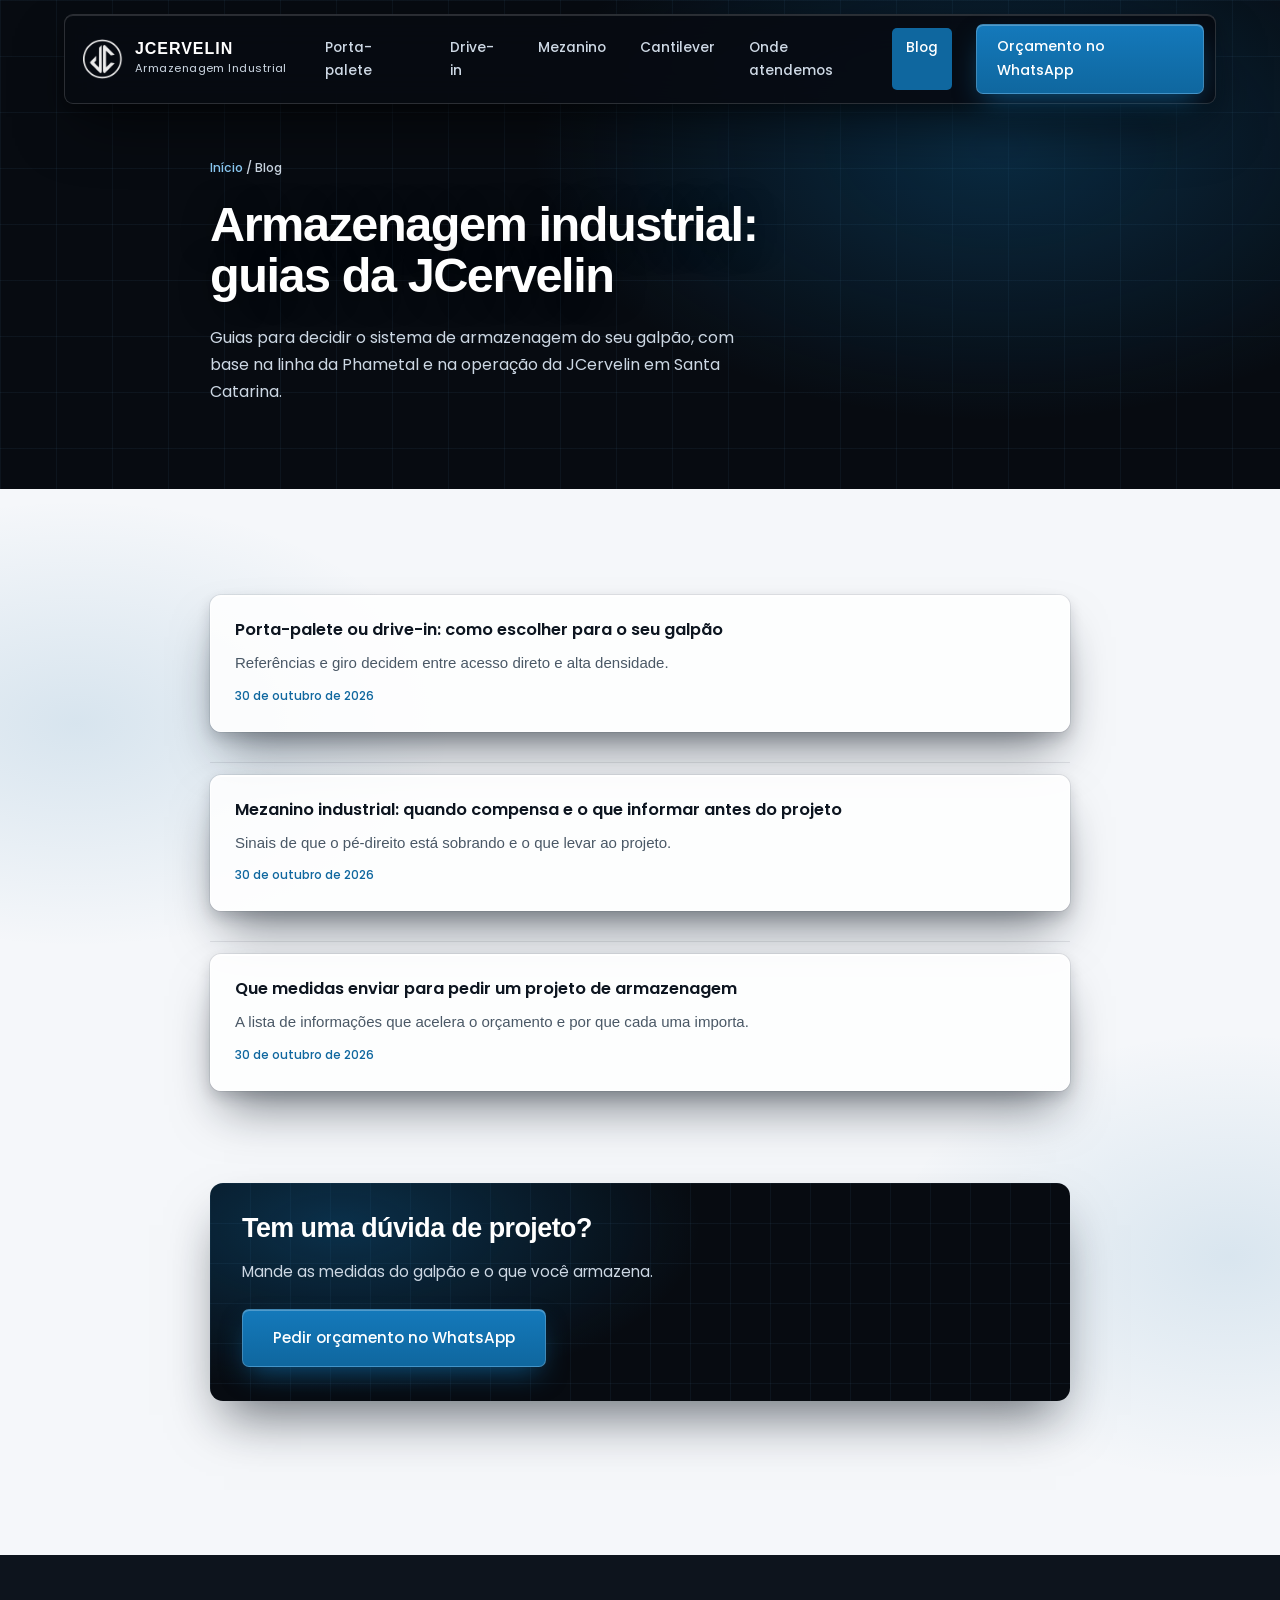
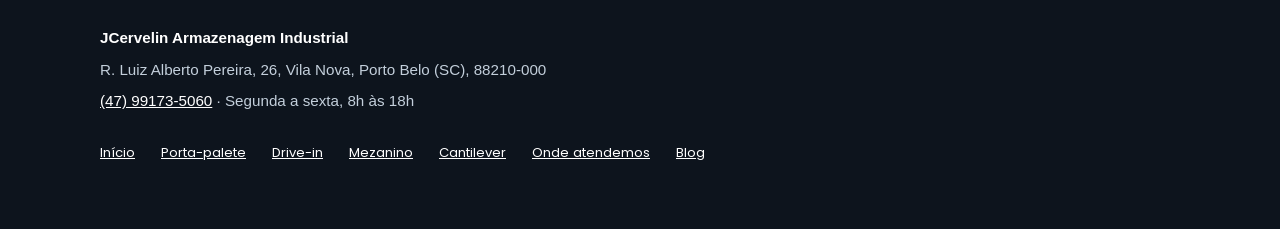
<file: blog.html>
<!doctype html>
<html lang="pt-BR">
<head>
<meta charset="utf-8">
<meta name="viewport" content="width=device-width, initial-scale=1">
<title>Blog de armazenagem industrial | JCervelin</title>
<meta name="description" content="Guias sobre porta-palete, drive-in, mezanino e cantilever para galpões em Santa Catarina, escritos pela JCervelin.">
<link rel="canonical" href="https://jcervelin.com.br/blog.html">
<meta property="og:type" content="website">
<meta property="og:locale" content="pt_BR">
<meta property="og:site_name" content="JCervelin Armazenagem Industrial">
<meta property="og:title" content="Blog de armazenagem industrial | JCervelin">
<meta property="og:description" content="Guias sobre porta-palete, drive-in, mezanino e cantilever para galpões em Santa Catarina, escritos pela JCervelin.">
<meta property="og:url" content="https://jcervelin.com.br/blog.html">
<link rel="icon" type="image/png" href="img/logo-jc.png">
<link rel="preconnect" href="https://fonts.googleapis.com">
<link rel="preconnect" href="https://fonts.gstatic.com" crossorigin>
<link href="https://fonts.googleapis.com/css2?family=Poppins:wght@400;500;600&display=swap" rel="stylesheet">
<link rel="stylesheet" href="estilo.css">
<link rel="stylesheet" href="paginas.css">

</head>
<body class="interna">
<header class="topo solido">
  <a class="marca" href="index.html" aria-label="JCervelin, início">
    <img src="img/logo-jc.png" alt="" width="40" height="40">
    <span class="marca-texto"><b>JCERVELIN</b><span>Armazenagem Industrial</span></span>
  </a>
  <nav class="topo-nav" aria-label="Páginas do site"><a href="porta-palete.html">Porta-palete</a><a href="drive-in.html">Drive-in</a><a href="mezanino-industrial.html">Mezanino</a><a href="cantilever.html">Cantilever</a><a href="onde-atendemos.html">Onde atendemos</a><a href="blog.html" aria-current="page">Blog</a></nav>
  <a class="botao botao-pequeno" href="https://wa.me/5547991735060?text=Ol%C3%A1!%20Vim%20pelo%20site%20e%20quero%20um%20or%C3%A7amento%20de%20armazenagem%20industrial." target="_blank" rel="noopener"><span class="so-computador">Orçamento no </span>WhatsApp</a>
</header>
<main>
<section class="abertura">
  <div class="abertura-miolo">
    <nav class="menu-interno" aria-label="Páginas do site"><a href="porta-palete.html">Porta-palete</a><a href="drive-in.html">Drive-in</a><a href="mezanino-industrial.html">Mezanino</a><a href="cantilever.html">Cantilever</a><a href="onde-atendemos.html">Onde atendemos</a><a href="blog.html" aria-current="page">Blog</a></nav>
<p class="migalhas"><a href="index.html">Início</a> / Blog</p>
<h1>Armazenagem industrial: guias da JCervelin</h1>
<p>Guias para decidir o sistema de armazenagem do seu galpão, com base na linha da Phametal e na operação da JCervelin em Santa Catarina.</p>

  </div>
</section>
<div class="leitura">
  <div class="leitura-miolo">

<ul class="cartoes lista">
<li><a href="blog/porta-palete-ou-drive-in.html"><strong>Porta-palete ou drive-in: como escolher para o seu galpão</strong><span>Referências e giro decidem entre acesso direto e alta densidade.</span><time datetime="2026-10-30">30 de outubro de 2026</time></a></li>
<li><a href="blog/mezanino-industrial-quando-compensa.html"><strong>Mezanino industrial: quando compensa e o que informar antes do projeto</strong><span>Sinais de que o pé-direito está sobrando e o que levar ao projeto.</span><time datetime="2026-10-30">30 de outubro de 2026</time></a></li>
<li><a href="blog/medidas-para-projeto-de-armazenagem.html"><strong>Que medidas enviar para pedir um projeto de armazenagem</strong><span>A lista de informações que acelera o orçamento e por que cada uma importa.</span><time datetime="2026-10-30">30 de outubro de 2026</time></a></li>
</ul>
<aside class="cta">
  <h2>Tem uma dúvida de projeto?</h2>
  <p>Mande as medidas do galpão e o que você armazena.</p>
  <a class="botao" href="https://wa.me/5547991735060?text=Ol%C3%A1!%20Vim%20pelo%20site%20e%20quero%20um%20or%C3%A7amento%20de%20armazenagem%20industrial." target="_blank" rel="noopener">Pedir orçamento no WhatsApp</a>
</aside>
  </div>
</div>
</main>
<footer class="rodape">
  <div class="miolo">
    <p><b>JCervelin Armazenagem Industrial</b></p>
    <p>R. Luiz Alberto Pereira, 26, Vila Nova, Porto Belo (SC), 88210-000</p>
    <p><a href="tel:+5547991735060">(47) 99173-5060</a> · Segunda a sexta, 8h às 18h</p>
    <nav aria-label="Rodapé"><a href="index.html">Início</a><a href="porta-palete.html">Porta-palete</a><a href="drive-in.html">Drive-in</a><a href="mezanino-industrial.html">Mezanino</a><a href="cantilever.html">Cantilever</a><a href="onde-atendemos.html">Onde atendemos</a><a href="blog.html">Blog</a></nav>
  </div>
</footer>
</body>
</html>
</file>
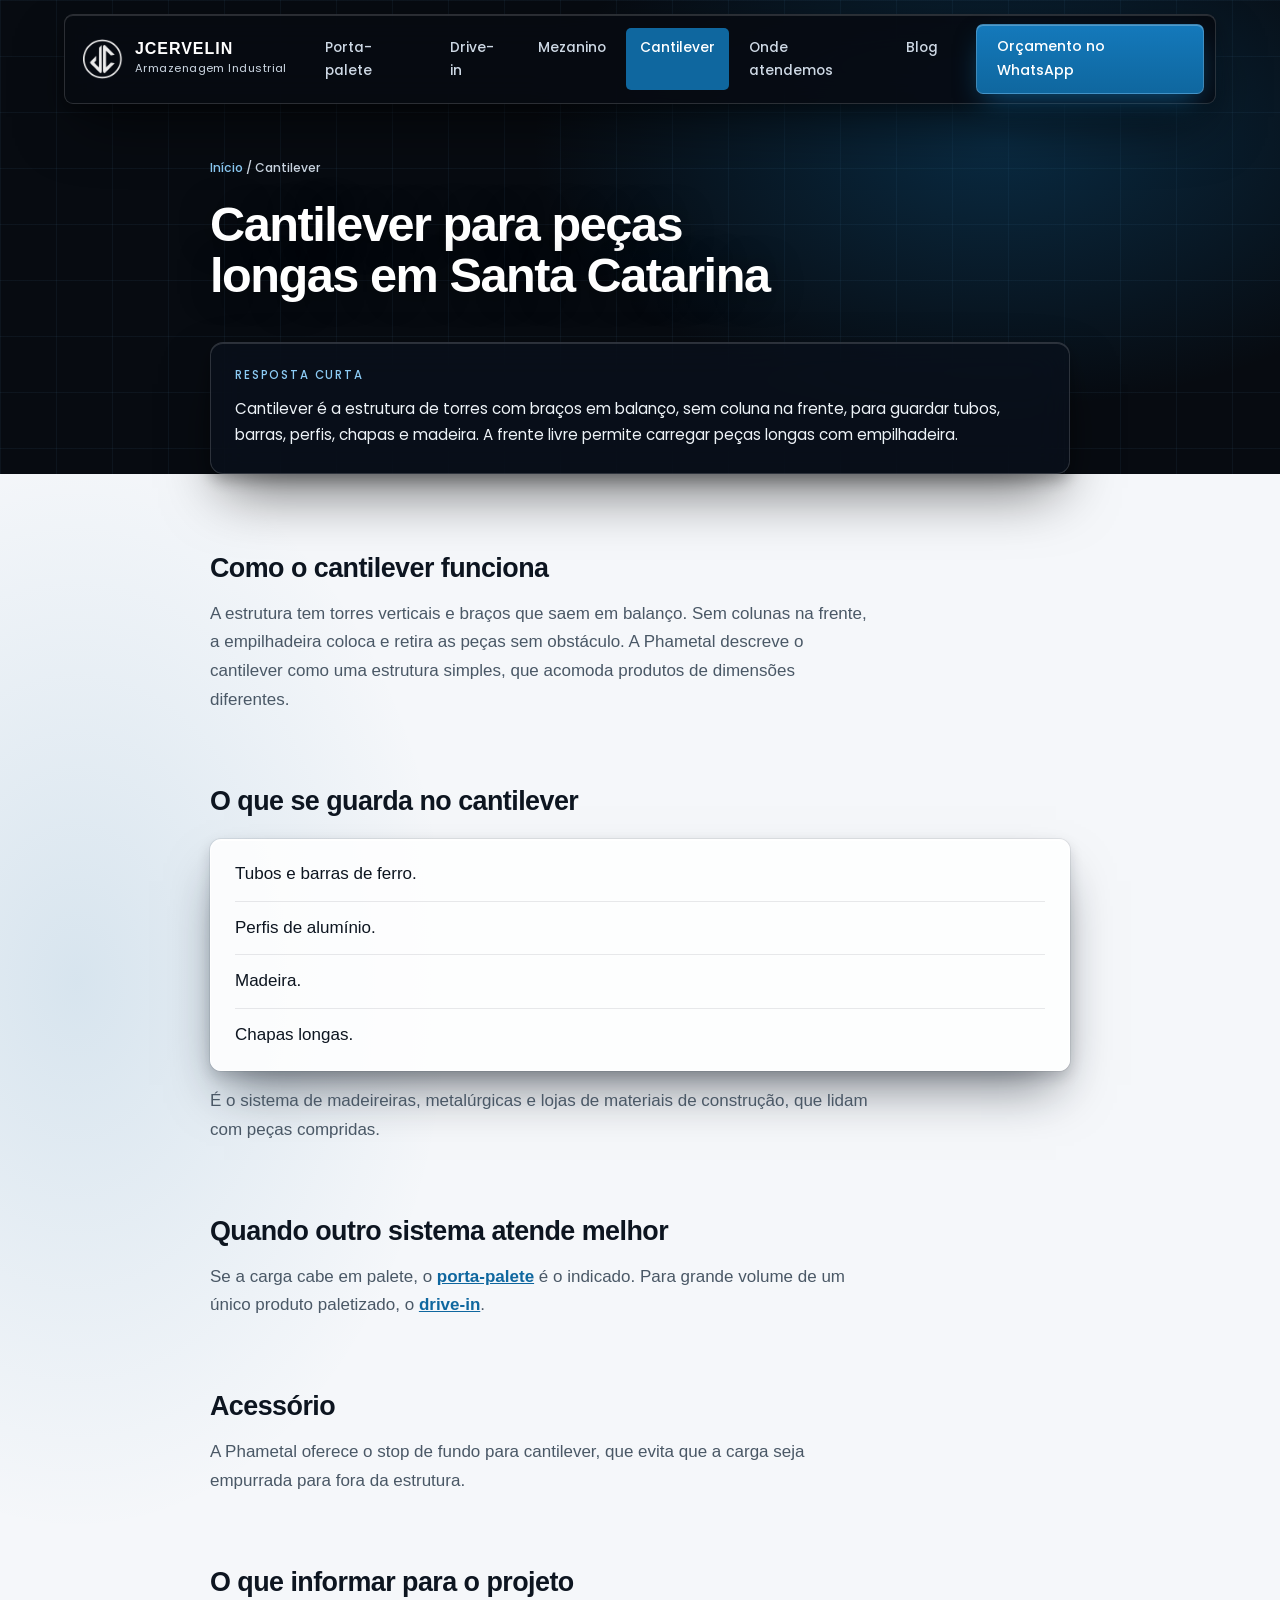
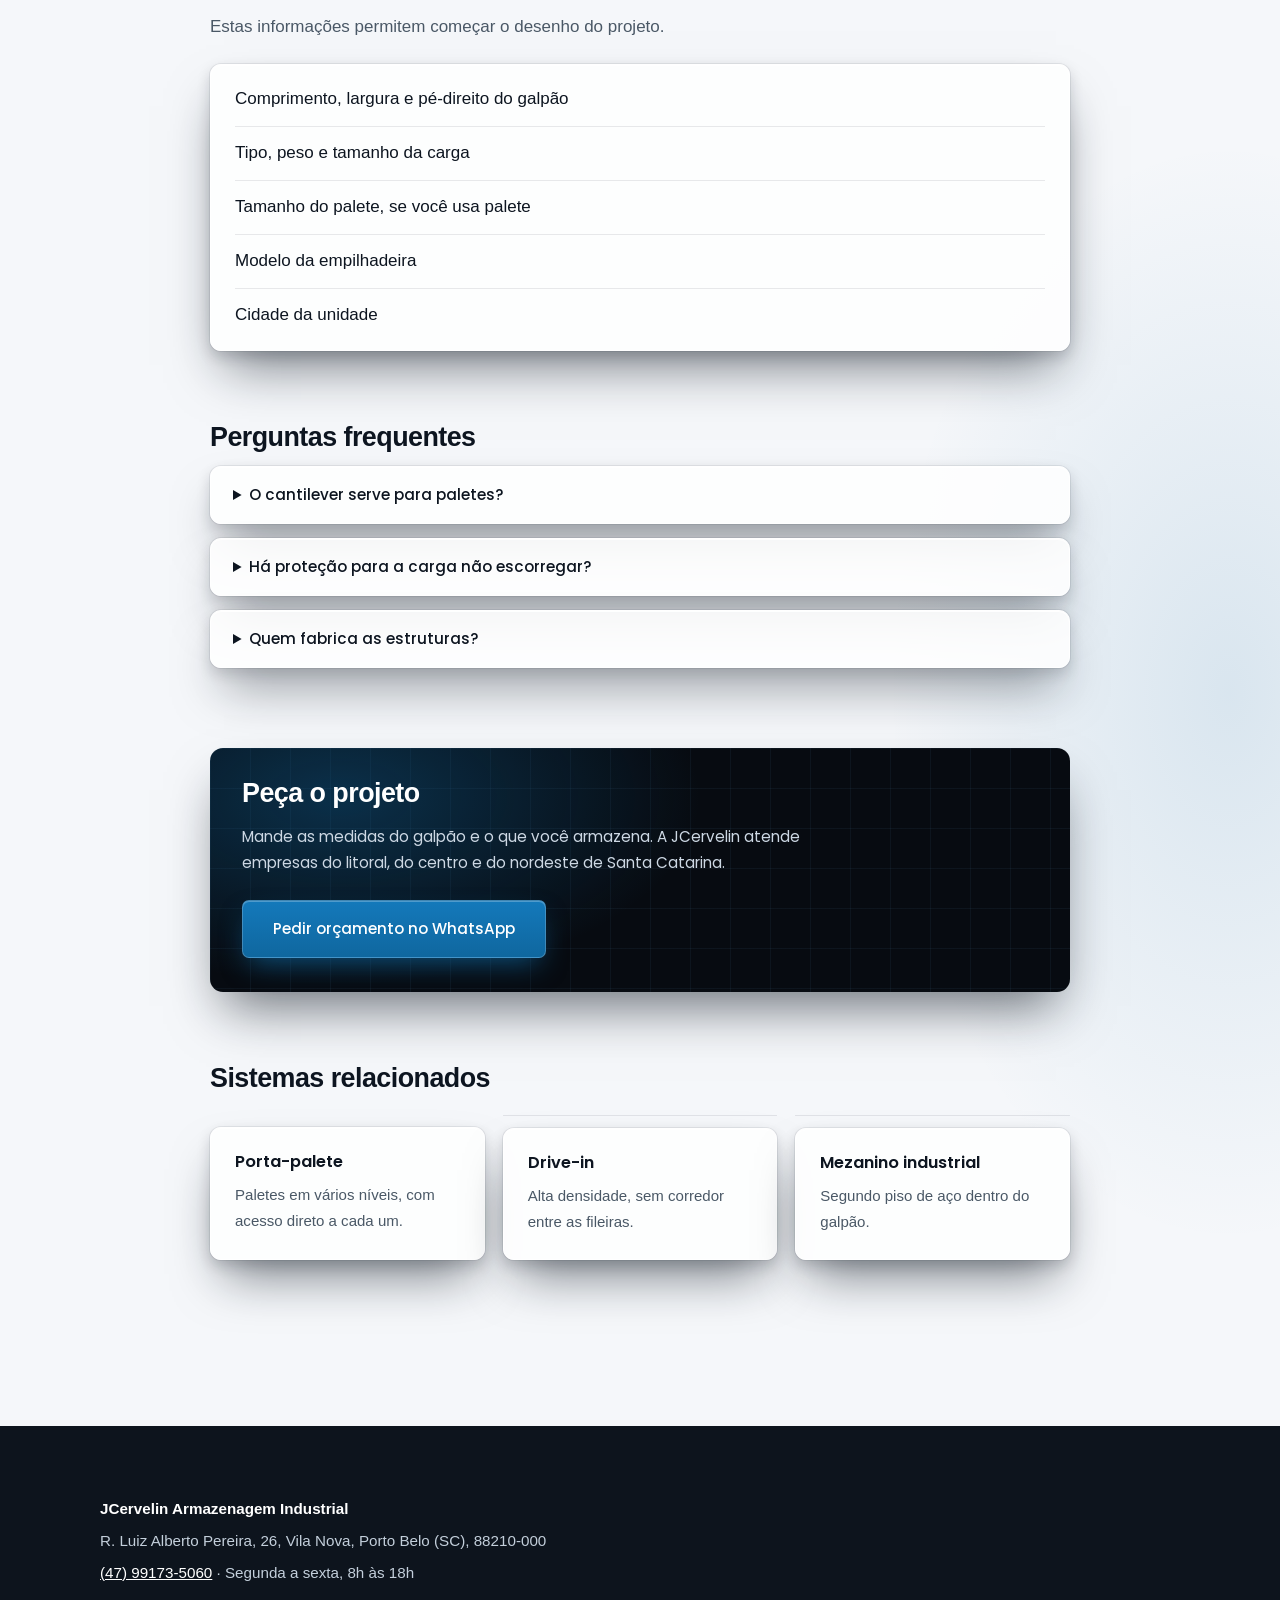
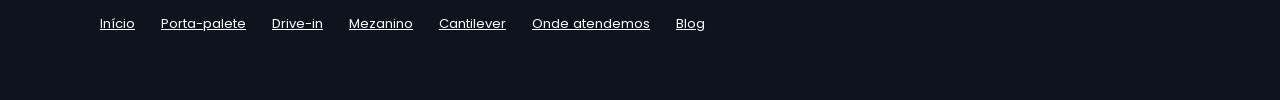
<file: cantilever.html>
<!doctype html>
<html lang="pt-BR">
<head>
<meta charset="utf-8">
<meta name="viewport" content="width=device-width, initial-scale=1">
<title>Cantilever para tubos, barras e perfis em SC | JCervelin</title>
<meta name="description" content="Cantilever para peças longas, como tubos, barras, perfis e madeira. Representante Phametal em Porto Belo (SC), atende o litoral, o centro e o nordeste do estado.">
<link rel="canonical" href="https://jcervelin.com.br/cantilever.html">
<meta property="og:type" content="website">
<meta property="og:locale" content="pt_BR">
<meta property="og:site_name" content="JCervelin Armazenagem Industrial">
<meta property="og:title" content="Cantilever para tubos, barras e perfis em SC | JCervelin">
<meta property="og:description" content="Cantilever para peças longas, como tubos, barras, perfis e madeira. Representante Phametal em Porto Belo (SC), atende o litoral, o centro e o nordeste do estado.">
<meta property="og:url" content="https://jcervelin.com.br/cantilever.html">
<link rel="icon" type="image/png" href="img/logo-jc.png">
<link rel="preconnect" href="https://fonts.googleapis.com">
<link rel="preconnect" href="https://fonts.gstatic.com" crossorigin>
<link href="https://fonts.googleapis.com/css2?family=Poppins:wght@400;500;600&display=swap" rel="stylesheet">
<link rel="stylesheet" href="estilo.css">
<link rel="stylesheet" href="paginas.css">
<script type="application/ld+json">{"@context":"https://schema.org","@type":"Service","name":"Cantilever","provider":{"@type":"LocalBusiness","name":"JCervelin Armazenagem Industrial","url":"https://jcervelin.com.br/"},"areaServed":[{"@type":"City","name":"Joinville"},{"@type":"City","name":"Jaraguá do Sul"},{"@type":"City","name":"São Bento do Sul"},{"@type":"City","name":"Itajaí"},{"@type":"City","name":"Navegantes"},{"@type":"City","name":"Balneário Camboriú"},{"@type":"City","name":"Porto Belo"},{"@type":"City","name":"Blumenau"},{"@type":"City","name":"Brusque"},{"@type":"City","name":"Florianópolis"},{"@type":"City","name":"São José"},{"@type":"City","name":"Palhoça"}],"description":"Cantilever para peças longas, como tubos, barras, perfis e madeira. Representante Phametal em Porto Belo (SC), atende o litoral, o centro e o nordeste do estado."}</script>
<script type="application/ld+json">{"@context":"https://schema.org","@type":"FAQPage","mainEntity":[{"@type":"Question","name":"O cantilever serve para paletes?","acceptedAnswer":{"@type":"Answer","text":"Para carga paletizada, o indicado é o porta-palete. O cantilever é feito para peças longas, que não cabem em palete."}},{"@type":"Question","name":"Há proteção para a carga não escorregar?","acceptedAnswer":{"@type":"Answer","text":"Sim. A Phametal oferece o stop de fundo para porta-paletes, drive-ins e cantilevers."}},{"@type":"Question","name":"Quem fabrica as estruturas?","acceptedAnswer":{"@type":"Answer","text":"A Phametal fabrica em Bento Gonçalves (RS). A JCervelin, de Porto Belo (SC), atende empresas do litoral, do centro e do nordeste de Santa Catarina."}}]}</script>
</head>
<body class="interna">
<header class="topo solido">
  <a class="marca" href="index.html" aria-label="JCervelin, início">
    <img src="img/logo-jc.png" alt="" width="40" height="40">
    <span class="marca-texto"><b>JCERVELIN</b><span>Armazenagem Industrial</span></span>
  </a>
  <nav class="topo-nav" aria-label="Páginas do site"><a href="porta-palete.html">Porta-palete</a><a href="drive-in.html">Drive-in</a><a href="mezanino-industrial.html">Mezanino</a><a href="cantilever.html" aria-current="page">Cantilever</a><a href="onde-atendemos.html">Onde atendemos</a><a href="blog.html">Blog</a></nav>
  <a class="botao botao-pequeno" href="https://wa.me/5547991735060?text=Ol%C3%A1!%20Vim%20pelo%20site%20e%20quero%20um%20or%C3%A7amento%20de%20cantilever." target="_blank" rel="noopener"><span class="so-computador">Orçamento no </span>WhatsApp</a>
</header>
<main>
<section class="abertura">
  <div class="abertura-miolo">
    <nav class="menu-interno" aria-label="Páginas do site"><a href="porta-palete.html">Porta-palete</a><a href="drive-in.html">Drive-in</a><a href="mezanino-industrial.html">Mezanino</a><a href="cantilever.html" aria-current="page">Cantilever</a><a href="onde-atendemos.html">Onde atendemos</a><a href="blog.html">Blog</a></nav>
<p class="migalhas"><a href="index.html">Início</a> / Cantilever</p>
<h1>Cantilever para peças longas em Santa Catarina</h1>
<div class="resposta"><p class="rotulo">Resposta curta</p><p>Cantilever é a estrutura de torres com braços em balanço, sem coluna na frente, para guardar tubos, barras, perfis, chapas e madeira. A frente livre permite carregar peças longas com empilhadeira.</p></div>

  </div>
</section>
<div class="leitura">
  <div class="leitura-miolo">

<h2>Como o cantilever funciona</h2>
<p>A estrutura tem torres verticais e braços que saem em balanço. Sem colunas na frente, a empilhadeira coloca e retira as peças sem obstáculo. A Phametal descreve o cantilever como uma estrutura simples, que acomoda produtos de dimensões diferentes.</p>
<h2>O que se guarda no cantilever</h2>
<ul>
  <li>Tubos e barras de ferro.</li>
  <li>Perfis de alumínio.</li>
  <li>Madeira.</li>
  <li>Chapas longas.</li>
</ul>
<p>É o sistema de madeireiras, metalúrgicas e lojas de materiais de construção, que lidam com peças compridas.</p>
<h2>Quando outro sistema atende melhor</h2>
<p>Se a carga cabe em palete, o <a href="porta-palete.html">porta-palete</a> é o indicado. Para grande volume de um único produto paletizado, o <a href="drive-in.html">drive-in</a>.</p>
<h2>Acessório</h2>
<p>A Phametal oferece o stop de fundo para cantilever, que evita que a carga seja empurrada para fora da estrutura.</p>
<h2>O que informar para o projeto</h2>
<p>Estas informações permitem começar o desenho do projeto.</p>
<ul>
  <li>Comprimento, largura e pé-direito do galpão</li>
  <li>Tipo, peso e tamanho da carga</li>
  <li>Tamanho do palete, se você usa palete</li>
  <li>Modelo da empilhadeira</li>
  <li>Cidade da unidade</li>
</ul>
<h2>Perguntas frequentes</h2>
<details><summary>O cantilever serve para paletes?</summary><p>Para carga paletizada, o indicado é o porta-palete. O cantilever é feito para peças longas, que não cabem em palete.</p></details>
<details><summary>Há proteção para a carga não escorregar?</summary><p>Sim. A Phametal oferece o stop de fundo para porta-paletes, drive-ins e cantilevers.</p></details>
<details><summary>Quem fabrica as estruturas?</summary><p>A Phametal fabrica em Bento Gonçalves (RS). A JCervelin, de Porto Belo (SC), atende empresas do litoral, do centro e do nordeste de Santa Catarina.</p></details>
<aside class="cta">
  <h2>Peça o projeto</h2>
  <p>Mande as medidas do galpão e o que você armazena. A JCervelin atende empresas do litoral, do centro e do nordeste de Santa Catarina.</p>
  <a class="botao" href="https://wa.me/5547991735060?text=Ol%C3%A1!%20Vim%20pelo%20site%20e%20quero%20um%20or%C3%A7amento%20de%20cantilever." target="_blank" rel="noopener">Pedir orçamento no WhatsApp</a>
</aside>
<h2>Sistemas relacionados</h2>
<ul class="cartoes"><li><a href="porta-palete.html"><strong>Porta-palete</strong><span>Paletes em vários níveis, com acesso direto a cada um.</span></a></li><li><a href="drive-in.html"><strong>Drive-in</strong><span>Alta densidade, sem corredor entre as fileiras.</span></a></li><li><a href="mezanino-industrial.html"><strong>Mezanino industrial</strong><span>Segundo piso de aço dentro do galpão.</span></a></li></ul>
  </div>
</div>
</main>
<footer class="rodape">
  <div class="miolo">
    <p><b>JCervelin Armazenagem Industrial</b></p>
    <p>R. Luiz Alberto Pereira, 26, Vila Nova, Porto Belo (SC), 88210-000</p>
    <p><a href="tel:+5547991735060">(47) 99173-5060</a> · Segunda a sexta, 8h às 18h</p>
    <nav aria-label="Rodapé"><a href="index.html">Início</a><a href="porta-palete.html">Porta-palete</a><a href="drive-in.html">Drive-in</a><a href="mezanino-industrial.html">Mezanino</a><a href="cantilever.html">Cantilever</a><a href="onde-atendemos.html">Onde atendemos</a><a href="blog.html">Blog</a></nav>
  </div>
</footer>
</body>
</html>
</file>
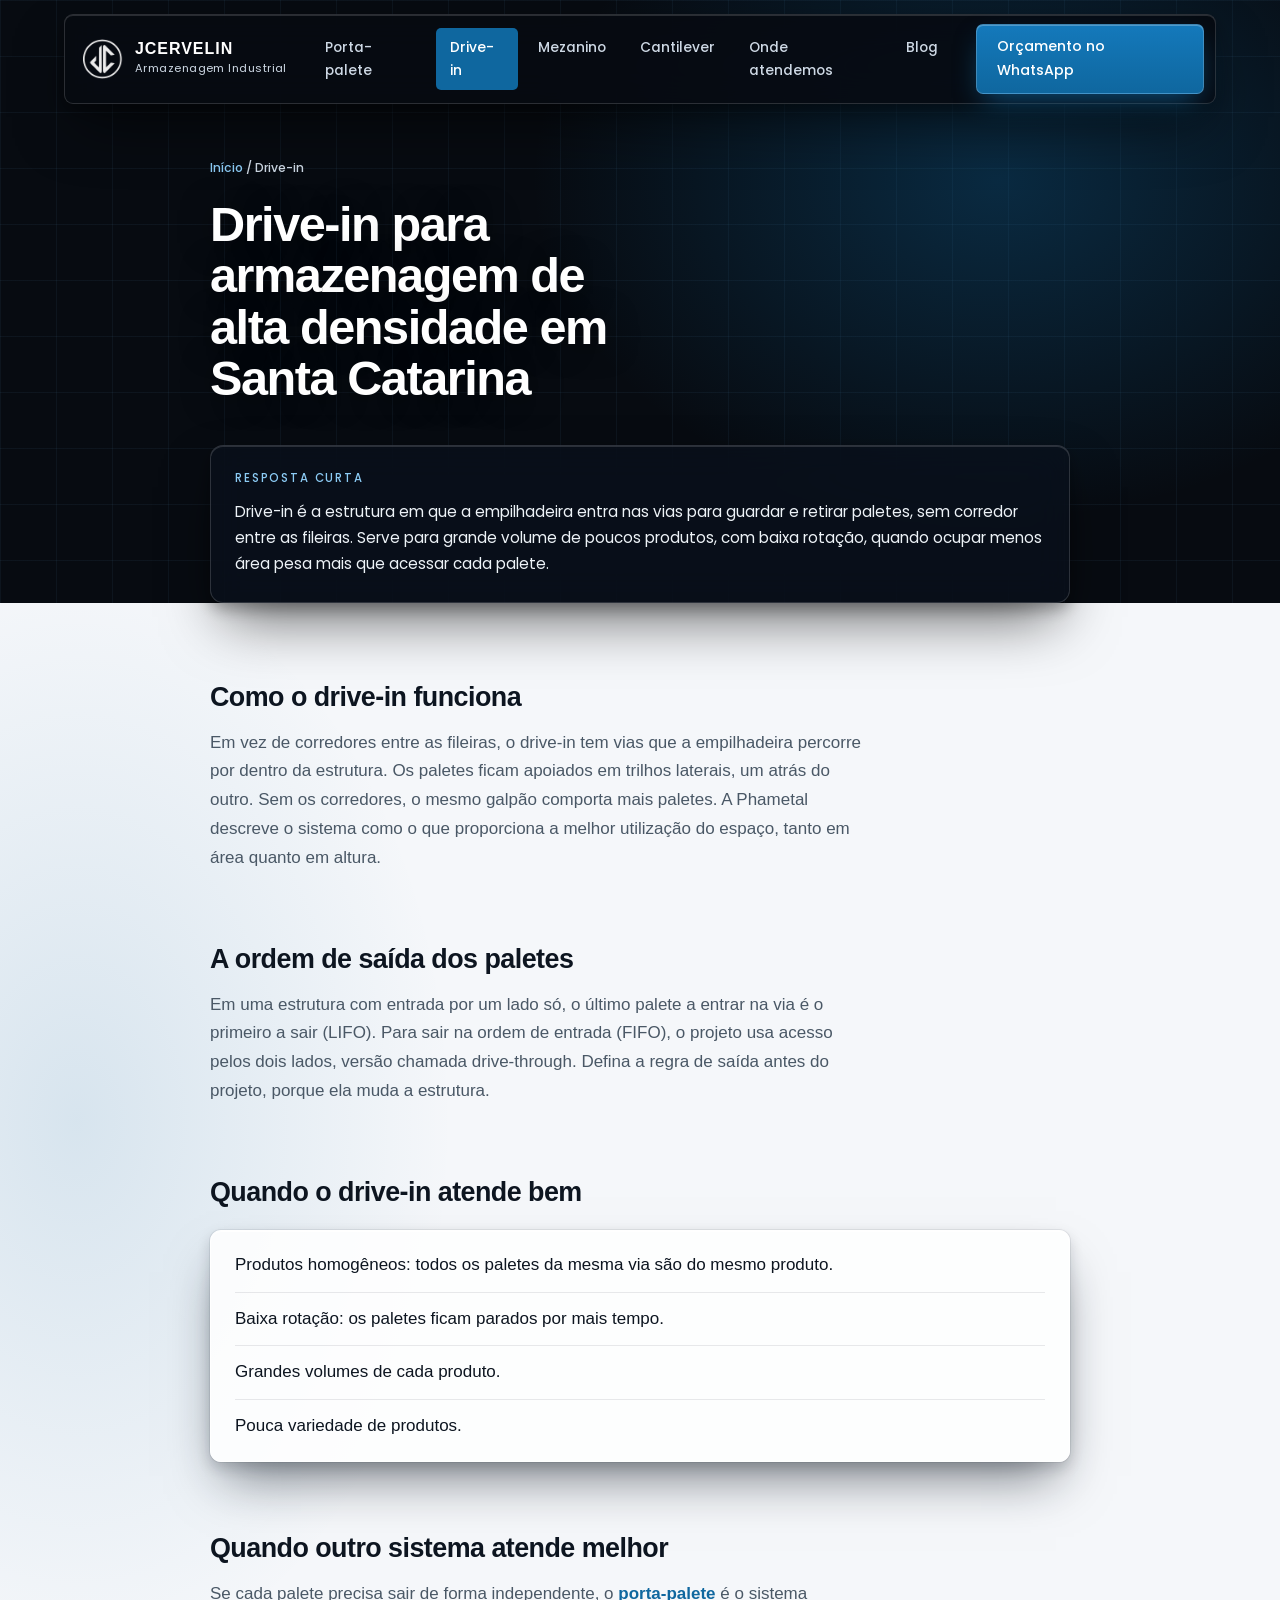
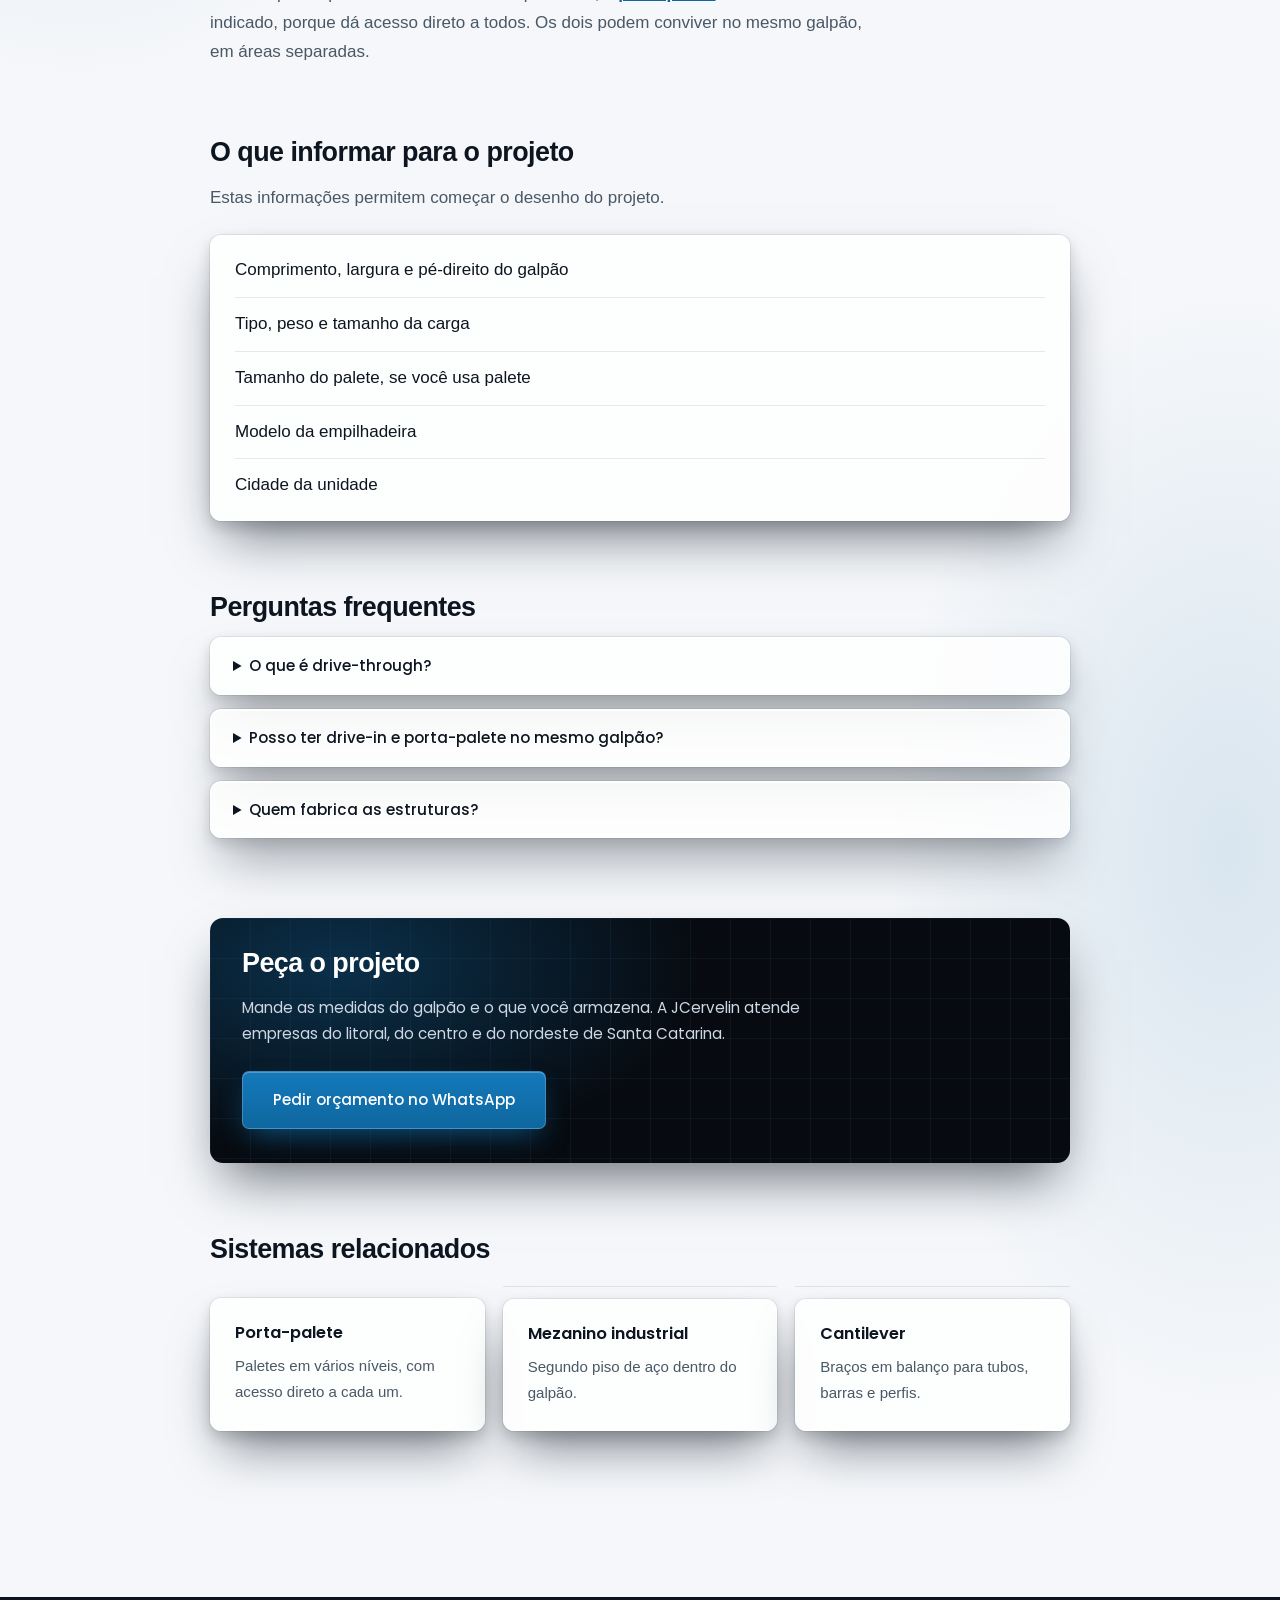
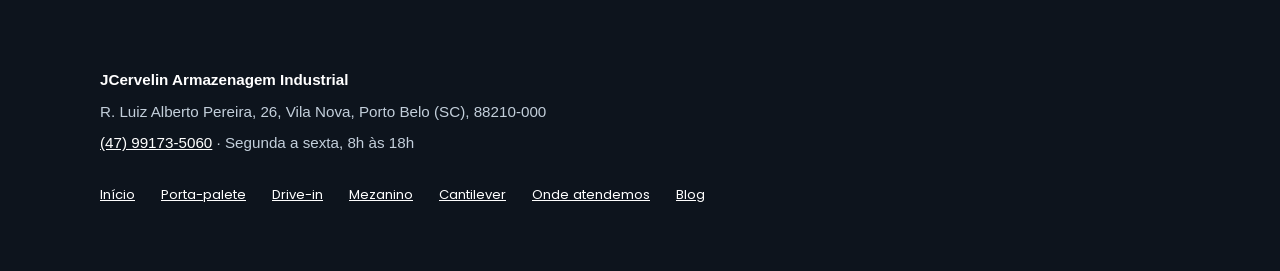
<file: drive-in.html>
<!doctype html>
<html lang="pt-BR">
<head>
<meta charset="utf-8">
<meta name="viewport" content="width=device-width, initial-scale=1">
<title>Drive-in para armazenagem de alta densidade em SC | JCervelin</title>
<meta name="description" content="Drive-in e drive-through para grande volume de poucos produtos. Representante Phametal em Porto Belo (SC), atende litoral, centro e nordeste de SC.">
<link rel="canonical" href="https://jcervelin.com.br/drive-in.html">
<meta property="og:type" content="website">
<meta property="og:locale" content="pt_BR">
<meta property="og:site_name" content="JCervelin Armazenagem Industrial">
<meta property="og:title" content="Drive-in para armazenagem de alta densidade em SC | JCervelin">
<meta property="og:description" content="Drive-in e drive-through para grande volume de poucos produtos. Representante Phametal em Porto Belo (SC), atende litoral, centro e nordeste de SC.">
<meta property="og:url" content="https://jcervelin.com.br/drive-in.html">
<link rel="icon" type="image/png" href="img/logo-jc.png">
<link rel="preconnect" href="https://fonts.googleapis.com">
<link rel="preconnect" href="https://fonts.gstatic.com" crossorigin>
<link href="https://fonts.googleapis.com/css2?family=Poppins:wght@400;500;600&display=swap" rel="stylesheet">
<link rel="stylesheet" href="estilo.css">
<link rel="stylesheet" href="paginas.css">
<script type="application/ld+json">{"@context":"https://schema.org","@type":"Service","name":"Drive-in","provider":{"@type":"LocalBusiness","name":"JCervelin Armazenagem Industrial","url":"https://jcervelin.com.br/"},"areaServed":[{"@type":"City","name":"Joinville"},{"@type":"City","name":"Jaraguá do Sul"},{"@type":"City","name":"São Bento do Sul"},{"@type":"City","name":"Itajaí"},{"@type":"City","name":"Navegantes"},{"@type":"City","name":"Balneário Camboriú"},{"@type":"City","name":"Porto Belo"},{"@type":"City","name":"Blumenau"},{"@type":"City","name":"Brusque"},{"@type":"City","name":"Florianópolis"},{"@type":"City","name":"São José"},{"@type":"City","name":"Palhoça"}],"description":"Drive-in e drive-through para grande volume de poucos produtos. Representante Phametal em Porto Belo (SC), atende litoral, centro e nordeste de SC."}</script>
<script type="application/ld+json">{"@context":"https://schema.org","@type":"FAQPage","mainEntity":[{"@type":"Question","name":"O que é drive-through?","acceptedAnswer":{"@type":"Answer","text":"É o drive-in com acesso pelos dois lados da via. Os paletes entram por um lado e saem pelo outro, o que permite a regra do primeiro que entra, primeiro que sai (FIFO)."}},{"@type":"Question","name":"Posso ter drive-in e porta-palete no mesmo galpão?","acceptedAnswer":{"@type":"Answer","text":"O projeto pode combinar os dois sistemas, desde que o layout comporte os corredores do porta-palete e a manobra das empilhadeiras."}},{"@type":"Question","name":"Quem fabrica as estruturas?","acceptedAnswer":{"@type":"Answer","text":"A Phametal fabrica em Bento Gonçalves (RS). A JCervelin, de Porto Belo (SC), atende empresas do litoral, do centro e do nordeste de Santa Catarina."}}]}</script>
</head>
<body class="interna">
<header class="topo solido">
  <a class="marca" href="index.html" aria-label="JCervelin, início">
    <img src="img/logo-jc.png" alt="" width="40" height="40">
    <span class="marca-texto"><b>JCERVELIN</b><span>Armazenagem Industrial</span></span>
  </a>
  <nav class="topo-nav" aria-label="Páginas do site"><a href="porta-palete.html">Porta-palete</a><a href="drive-in.html" aria-current="page">Drive-in</a><a href="mezanino-industrial.html">Mezanino</a><a href="cantilever.html">Cantilever</a><a href="onde-atendemos.html">Onde atendemos</a><a href="blog.html">Blog</a></nav>
  <a class="botao botao-pequeno" href="https://wa.me/5547991735060?text=Ol%C3%A1!%20Vim%20pelo%20site%20e%20quero%20um%20or%C3%A7amento%20de%20drive-in." target="_blank" rel="noopener"><span class="so-computador">Orçamento no </span>WhatsApp</a>
</header>
<main>
<section class="abertura">
  <div class="abertura-miolo">
    <nav class="menu-interno" aria-label="Páginas do site"><a href="porta-palete.html">Porta-palete</a><a href="drive-in.html" aria-current="page">Drive-in</a><a href="mezanino-industrial.html">Mezanino</a><a href="cantilever.html">Cantilever</a><a href="onde-atendemos.html">Onde atendemos</a><a href="blog.html">Blog</a></nav>
<p class="migalhas"><a href="index.html">Início</a> / Drive-in</p>
<h1><span class="inteiro">Drive-in</span> para armazenagem de alta densidade em Santa Catarina</h1>
<div class="resposta"><p class="rotulo">Resposta curta</p><p>Drive-in é a estrutura em que a empilhadeira entra nas vias para guardar e retirar paletes, sem corredor entre as fileiras. Serve para grande volume de poucos produtos, com baixa rotação, quando ocupar menos área pesa mais que acessar cada palete.</p></div>

  </div>
</section>
<div class="leitura">
  <div class="leitura-miolo">

<h2>Como o <span class="inteiro">drive-in</span> funciona</h2>
<p>Em vez de corredores entre as fileiras, o drive-in tem vias que a empilhadeira percorre por dentro da estrutura. Os paletes ficam apoiados em trilhos laterais, um atrás do outro. Sem os corredores, o mesmo galpão comporta mais paletes. A Phametal descreve o sistema como o que proporciona a melhor utilização do espaço, tanto em área quanto em altura.</p>
<h2>A ordem de saída dos paletes</h2>
<p>Em uma estrutura com entrada por um lado só, o último palete a entrar na via é o primeiro a sair (LIFO). Para sair na ordem de entrada (FIFO), o projeto usa acesso pelos dois lados, versão chamada drive-through. Defina a regra de saída antes do projeto, porque ela muda a estrutura.</p>
<h2>Quando o <span class="inteiro">drive-in</span> atende bem</h2>
<ul>
  <li>Produtos homogêneos: todos os paletes da mesma via são do mesmo produto.</li>
  <li>Baixa rotação: os paletes ficam parados por mais tempo.</li>
  <li>Grandes volumes de cada produto.</li>
  <li>Pouca variedade de produtos.</li>
</ul>
<h2>Quando outro sistema atende melhor</h2>
<p>Se cada palete precisa sair de forma independente, o <a href="porta-palete.html">porta-palete</a> é o sistema indicado, porque dá acesso direto a todos. Os dois podem conviver no mesmo galpão, em áreas separadas.</p>
<h2>O que informar para o projeto</h2>
<p>Estas informações permitem começar o desenho do projeto.</p>
<ul>
  <li>Comprimento, largura e pé-direito do galpão</li>
  <li>Tipo, peso e tamanho da carga</li>
  <li>Tamanho do palete, se você usa palete</li>
  <li>Modelo da empilhadeira</li>
  <li>Cidade da unidade</li>
</ul>
<h2>Perguntas frequentes</h2>
<details><summary>O que é drive-through?</summary><p>É o drive-in com acesso pelos dois lados da via. Os paletes entram por um lado e saem pelo outro, o que permite a regra do primeiro que entra, primeiro que sai (FIFO).</p></details>
<details><summary>Posso ter drive-in e porta-palete no mesmo galpão?</summary><p>O projeto pode combinar os dois sistemas, desde que o layout comporte os corredores do porta-palete e a manobra das empilhadeiras.</p></details>
<details><summary>Quem fabrica as estruturas?</summary><p>A Phametal fabrica em Bento Gonçalves (RS). A JCervelin, de Porto Belo (SC), atende empresas do litoral, do centro e do nordeste de Santa Catarina.</p></details>
<aside class="cta">
  <h2>Peça o projeto</h2>
  <p>Mande as medidas do galpão e o que você armazena. A JCervelin atende empresas do litoral, do centro e do nordeste de Santa Catarina.</p>
  <a class="botao" href="https://wa.me/5547991735060?text=Ol%C3%A1!%20Vim%20pelo%20site%20e%20quero%20um%20or%C3%A7amento%20de%20drive-in." target="_blank" rel="noopener">Pedir orçamento no WhatsApp</a>
</aside>
<h2>Sistemas relacionados</h2>
<ul class="cartoes"><li><a href="porta-palete.html"><strong>Porta-palete</strong><span>Paletes em vários níveis, com acesso direto a cada um.</span></a></li><li><a href="mezanino-industrial.html"><strong>Mezanino industrial</strong><span>Segundo piso de aço dentro do galpão.</span></a></li><li><a href="cantilever.html"><strong>Cantilever</strong><span>Braços em balanço para tubos, barras e perfis.</span></a></li></ul>
  </div>
</div>
</main>
<footer class="rodape">
  <div class="miolo">
    <p><b>JCervelin Armazenagem Industrial</b></p>
    <p>R. Luiz Alberto Pereira, 26, Vila Nova, Porto Belo (SC), 88210-000</p>
    <p><a href="tel:+5547991735060">(47) 99173-5060</a> · Segunda a sexta, 8h às 18h</p>
    <nav aria-label="Rodapé"><a href="index.html">Início</a><a href="porta-palete.html">Porta-palete</a><a href="drive-in.html">Drive-in</a><a href="mezanino-industrial.html">Mezanino</a><a href="cantilever.html">Cantilever</a><a href="onde-atendemos.html">Onde atendemos</a><a href="blog.html">Blog</a></nav>
  </div>
</footer>
</body>
</html>
</file>
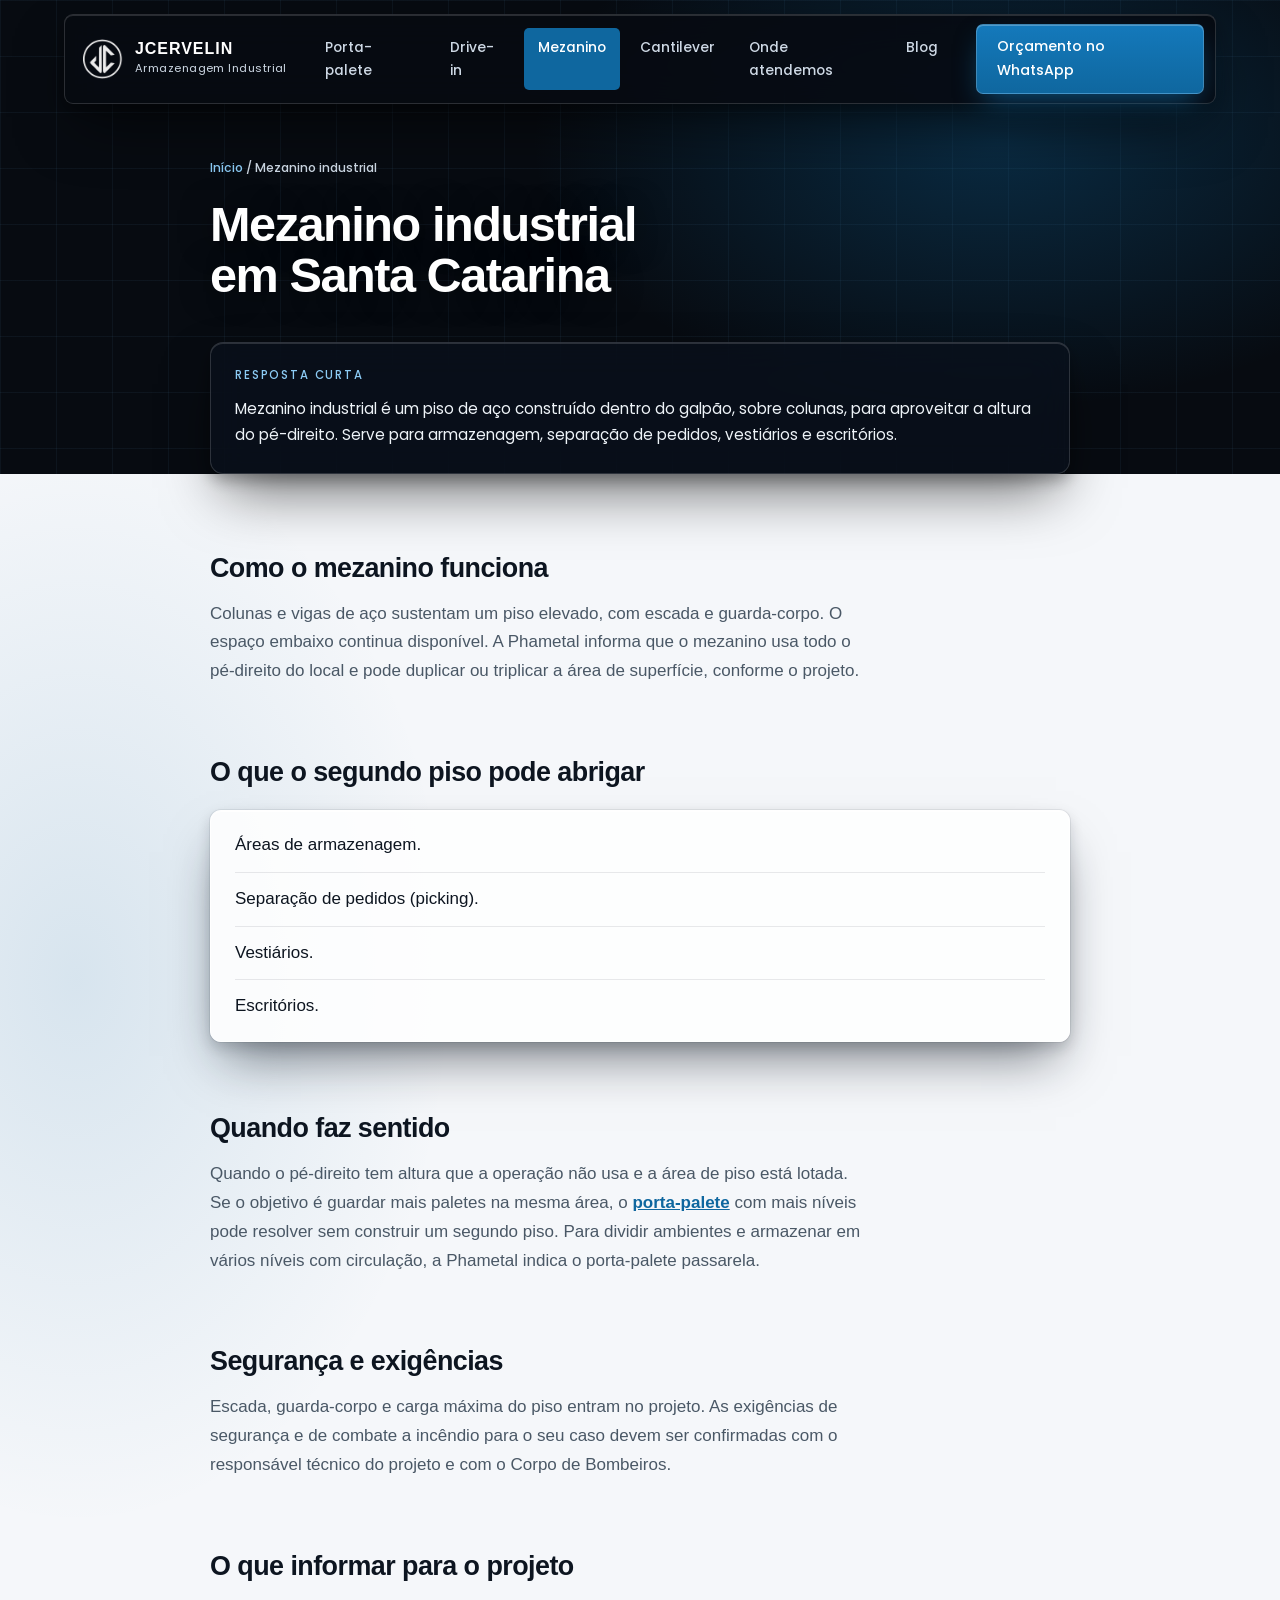
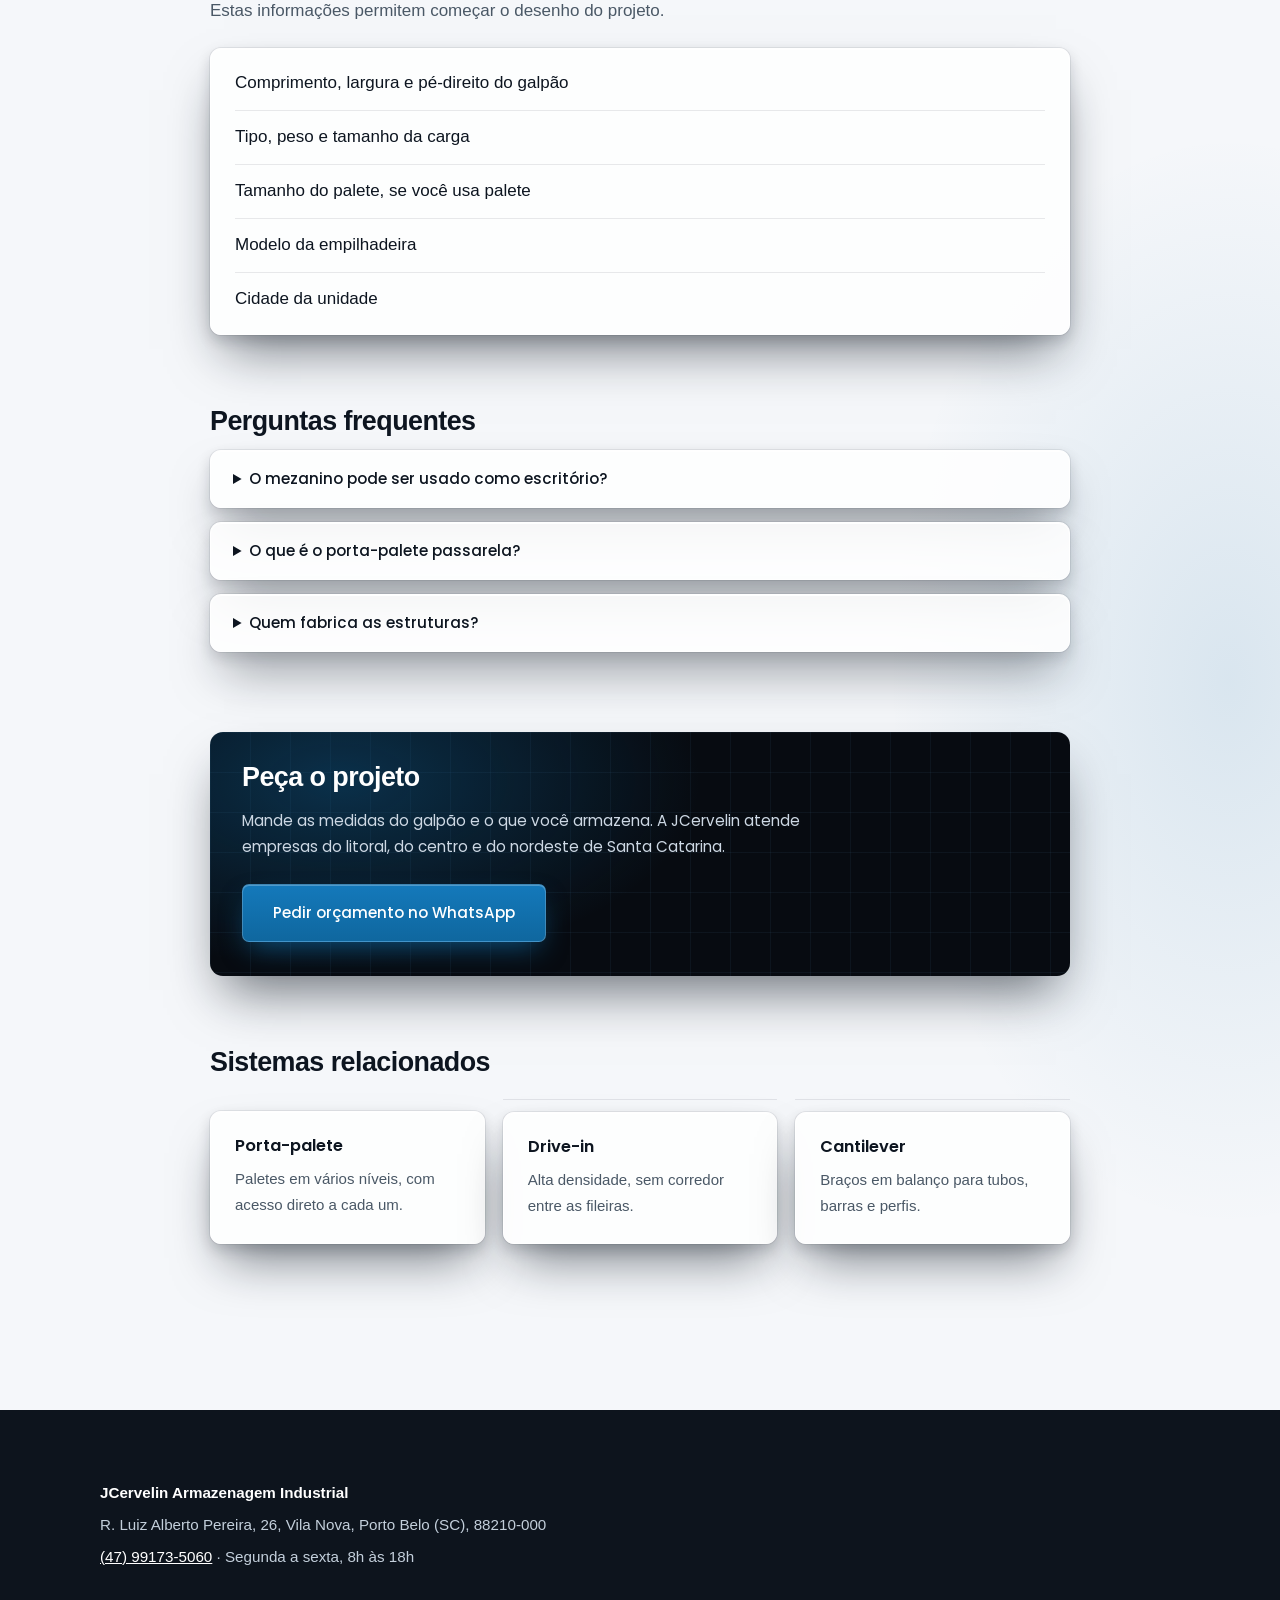
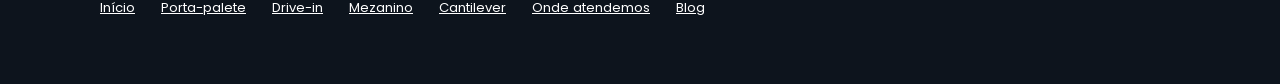
<file: mezanino-industrial.html>
<!doctype html>
<html lang="pt-BR">
<head>
<meta charset="utf-8">
<meta name="viewport" content="width=device-width, initial-scale=1">
<title>Mezanino industrial em Santa Catarina | JCervelin</title>
<meta name="description" content="Mezanino industrial de aço para usar o pé-direito do galpão. Representante Phametal em Porto Belo (SC), atende o litoral, o centro e o nordeste do estado.">
<link rel="canonical" href="https://jcervelin.com.br/mezanino-industrial.html">
<meta property="og:type" content="website">
<meta property="og:locale" content="pt_BR">
<meta property="og:site_name" content="JCervelin Armazenagem Industrial">
<meta property="og:title" content="Mezanino industrial em Santa Catarina | JCervelin">
<meta property="og:description" content="Mezanino industrial de aço para usar o pé-direito do galpão. Representante Phametal em Porto Belo (SC), atende o litoral, o centro e o nordeste do estado.">
<meta property="og:url" content="https://jcervelin.com.br/mezanino-industrial.html">
<link rel="icon" type="image/png" href="img/logo-jc.png">
<link rel="preconnect" href="https://fonts.googleapis.com">
<link rel="preconnect" href="https://fonts.gstatic.com" crossorigin>
<link href="https://fonts.googleapis.com/css2?family=Poppins:wght@400;500;600&display=swap" rel="stylesheet">
<link rel="stylesheet" href="estilo.css">
<link rel="stylesheet" href="paginas.css">
<script type="application/ld+json">{"@context":"https://schema.org","@type":"Service","name":"Mezanino industrial","provider":{"@type":"LocalBusiness","name":"JCervelin Armazenagem Industrial","url":"https://jcervelin.com.br/"},"areaServed":[{"@type":"City","name":"Joinville"},{"@type":"City","name":"Jaraguá do Sul"},{"@type":"City","name":"São Bento do Sul"},{"@type":"City","name":"Itajaí"},{"@type":"City","name":"Navegantes"},{"@type":"City","name":"Balneário Camboriú"},{"@type":"City","name":"Porto Belo"},{"@type":"City","name":"Blumenau"},{"@type":"City","name":"Brusque"},{"@type":"City","name":"Florianópolis"},{"@type":"City","name":"São José"},{"@type":"City","name":"Palhoça"}],"description":"Mezanino industrial de aço para usar o pé-direito do galpão. Representante Phametal em Porto Belo (SC), atende o litoral, o centro e o nordeste do estado."}</script>
<script type="application/ld+json">{"@context":"https://schema.org","@type":"FAQPage","mainEntity":[{"@type":"Question","name":"O mezanino pode ser usado como escritório?","acceptedAnswer":{"@type":"Answer","text":"Sim. A Phametal lista escritórios, vestiários e áreas de armazenagem entre os usos do mezanino."}},{"@type":"Question","name":"O que é o porta-palete passarela?","acceptedAnswer":{"@type":"Answer","text":"É o sistema que a Phametal indica para usar todo o espaço do galpão, com passarelas para circulação e divisão de ambientes em vários níveis."}},{"@type":"Question","name":"Quem fabrica as estruturas?","acceptedAnswer":{"@type":"Answer","text":"A Phametal fabrica em Bento Gonçalves (RS). A JCervelin, de Porto Belo (SC), atende empresas do litoral, do centro e do nordeste de Santa Catarina."}}]}</script>
</head>
<body class="interna">
<header class="topo solido">
  <a class="marca" href="index.html" aria-label="JCervelin, início">
    <img src="img/logo-jc.png" alt="" width="40" height="40">
    <span class="marca-texto"><b>JCERVELIN</b><span>Armazenagem Industrial</span></span>
  </a>
  <nav class="topo-nav" aria-label="Páginas do site"><a href="porta-palete.html">Porta-palete</a><a href="drive-in.html">Drive-in</a><a href="mezanino-industrial.html" aria-current="page">Mezanino</a><a href="cantilever.html">Cantilever</a><a href="onde-atendemos.html">Onde atendemos</a><a href="blog.html">Blog</a></nav>
  <a class="botao botao-pequeno" href="https://wa.me/5547991735060?text=Ol%C3%A1!%20Vim%20pelo%20site%20e%20quero%20um%20or%C3%A7amento%20de%20mezanino%20industrial." target="_blank" rel="noopener"><span class="so-computador">Orçamento no </span>WhatsApp</a>
</header>
<main>
<section class="abertura">
  <div class="abertura-miolo">
    <nav class="menu-interno" aria-label="Páginas do site"><a href="porta-palete.html">Porta-palete</a><a href="drive-in.html">Drive-in</a><a href="mezanino-industrial.html" aria-current="page">Mezanino</a><a href="cantilever.html">Cantilever</a><a href="onde-atendemos.html">Onde atendemos</a><a href="blog.html">Blog</a></nav>
<p class="migalhas"><a href="index.html">Início</a> / Mezanino industrial</p>
<h1>Mezanino industrial em Santa Catarina</h1>
<div class="resposta"><p class="rotulo">Resposta curta</p><p>Mezanino industrial é um piso de aço construído dentro do galpão, sobre colunas, para aproveitar a altura do pé-direito. Serve para armazenagem, separação de pedidos, vestiários e escritórios.</p></div>

  </div>
</section>
<div class="leitura">
  <div class="leitura-miolo">

<h2>Como o mezanino funciona</h2>
<p>Colunas e vigas de aço sustentam um piso elevado, com escada e guarda-corpo. O espaço embaixo continua disponível. A Phametal informa que o mezanino usa todo o pé-direito do local e pode duplicar ou triplicar a área de superfície, conforme o projeto.</p>
<h2>O que o segundo piso pode abrigar</h2>
<ul>
  <li>Áreas de armazenagem.</li>
  <li>Separação de pedidos (picking).</li>
  <li>Vestiários.</li>
  <li>Escritórios.</li>
</ul>
<h2>Quando faz sentido</h2>
<p>Quando o pé-direito tem altura que a operação não usa e a área de piso está lotada. Se o objetivo é guardar mais paletes na mesma área, o <a href="porta-palete.html">porta-palete</a> com mais níveis pode resolver sem construir um segundo piso. Para dividir ambientes e armazenar em vários níveis com circulação, a Phametal indica o porta-palete passarela.</p>
<h2>Segurança e exigências</h2>
<p>Escada, guarda-corpo e carga máxima do piso entram no projeto. As exigências de segurança e de combate a incêndio para o seu caso devem ser confirmadas com o responsável técnico do projeto e com o Corpo de Bombeiros.</p>
<h2>O que informar para o projeto</h2>
<p>Estas informações permitem começar o desenho do projeto.</p>
<ul>
  <li>Comprimento, largura e pé-direito do galpão</li>
  <li>Tipo, peso e tamanho da carga</li>
  <li>Tamanho do palete, se você usa palete</li>
  <li>Modelo da empilhadeira</li>
  <li>Cidade da unidade</li>
</ul>
<h2>Perguntas frequentes</h2>
<details><summary>O mezanino pode ser usado como escritório?</summary><p>Sim. A Phametal lista escritórios, vestiários e áreas de armazenagem entre os usos do mezanino.</p></details>
<details><summary>O que é o porta-palete passarela?</summary><p>É o sistema que a Phametal indica para usar todo o espaço do galpão, com passarelas para circulação e divisão de ambientes em vários níveis.</p></details>
<details><summary>Quem fabrica as estruturas?</summary><p>A Phametal fabrica em Bento Gonçalves (RS). A JCervelin, de Porto Belo (SC), atende empresas do litoral, do centro e do nordeste de Santa Catarina.</p></details>
<aside class="cta">
  <h2>Peça o projeto</h2>
  <p>Mande as medidas do galpão e o que você armazena. A JCervelin atende empresas do litoral, do centro e do nordeste de Santa Catarina.</p>
  <a class="botao" href="https://wa.me/5547991735060?text=Ol%C3%A1!%20Vim%20pelo%20site%20e%20quero%20um%20or%C3%A7amento%20de%20mezanino%20industrial." target="_blank" rel="noopener">Pedir orçamento no WhatsApp</a>
</aside>
<h2>Sistemas relacionados</h2>
<ul class="cartoes"><li><a href="porta-palete.html"><strong>Porta-palete</strong><span>Paletes em vários níveis, com acesso direto a cada um.</span></a></li><li><a href="drive-in.html"><strong>Drive-in</strong><span>Alta densidade, sem corredor entre as fileiras.</span></a></li><li><a href="cantilever.html"><strong>Cantilever</strong><span>Braços em balanço para tubos, barras e perfis.</span></a></li></ul>
  </div>
</div>
</main>
<footer class="rodape">
  <div class="miolo">
    <p><b>JCervelin Armazenagem Industrial</b></p>
    <p>R. Luiz Alberto Pereira, 26, Vila Nova, Porto Belo (SC), 88210-000</p>
    <p><a href="tel:+5547991735060">(47) 99173-5060</a> · Segunda a sexta, 8h às 18h</p>
    <nav aria-label="Rodapé"><a href="index.html">Início</a><a href="porta-palete.html">Porta-palete</a><a href="drive-in.html">Drive-in</a><a href="mezanino-industrial.html">Mezanino</a><a href="cantilever.html">Cantilever</a><a href="onde-atendemos.html">Onde atendemos</a><a href="blog.html">Blog</a></nav>
  </div>
</footer>
</body>
</html>
</file>
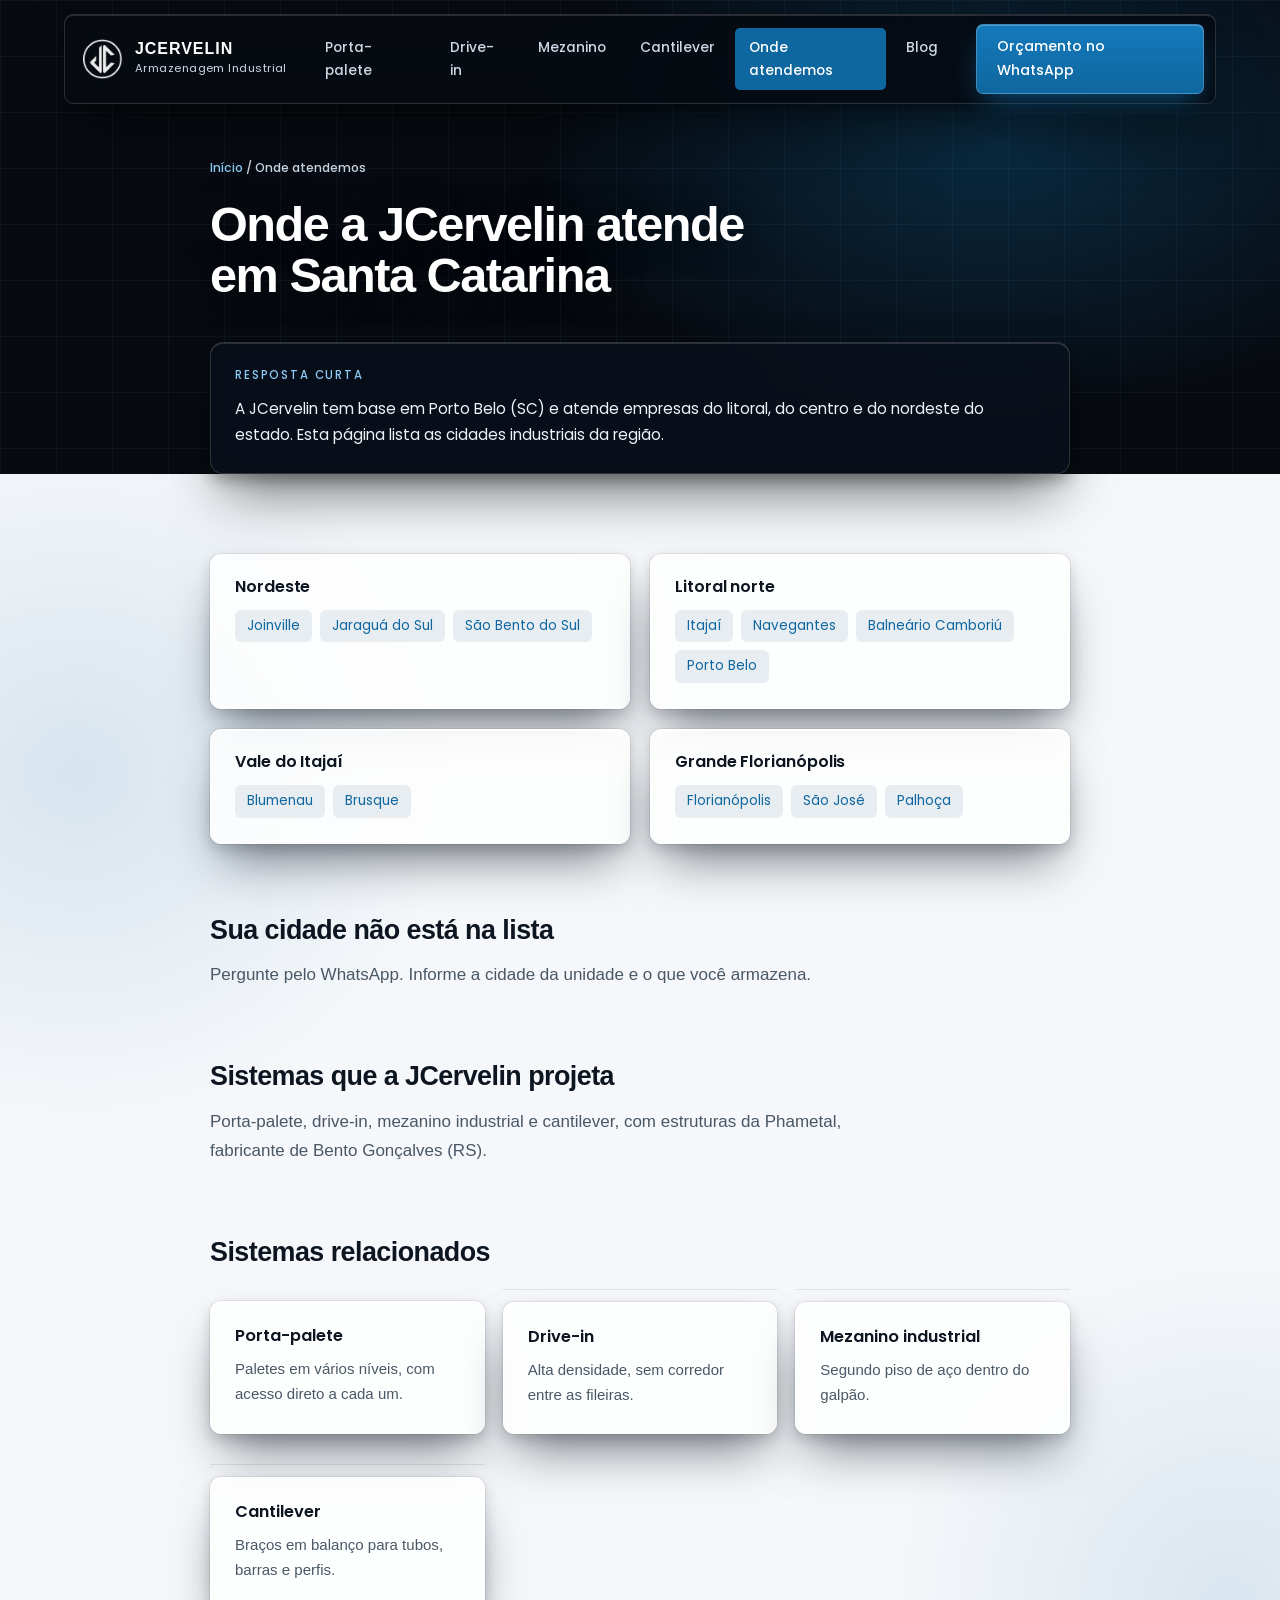
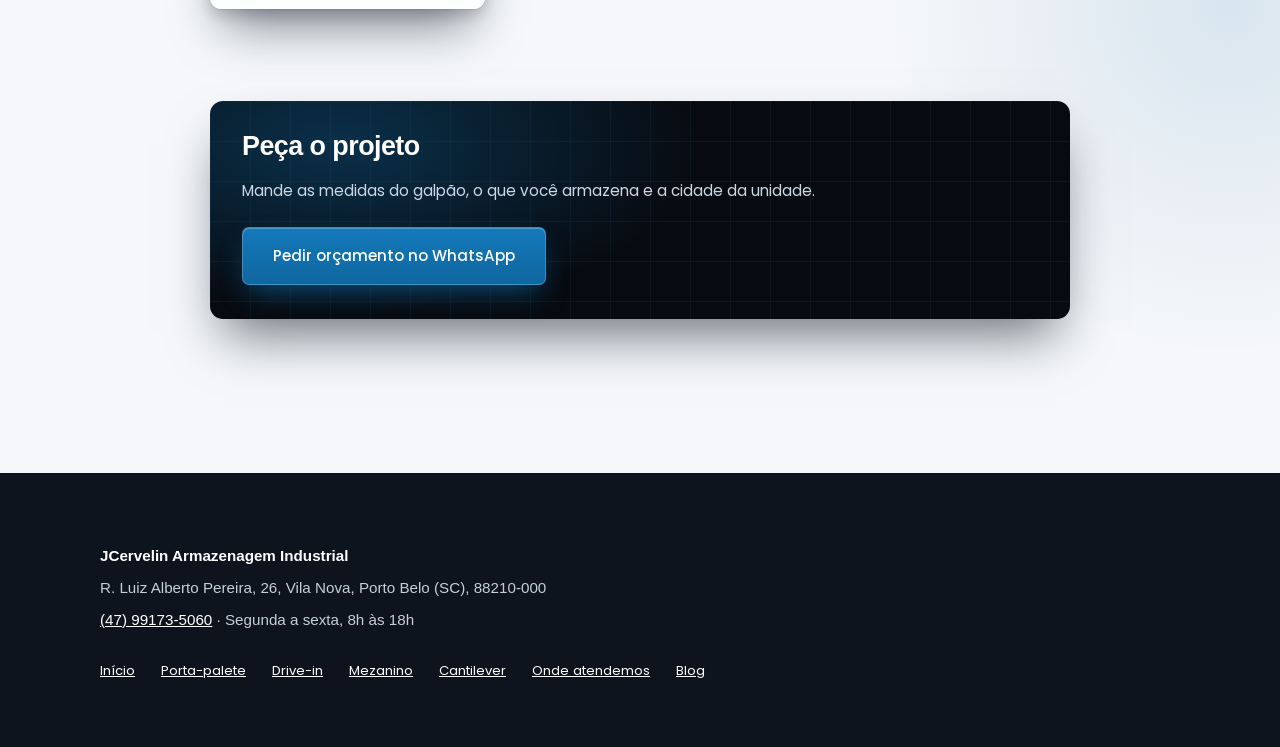
<file: onde-atendemos.html>
<!doctype html>
<html lang="pt-BR">
<head>
<meta charset="utf-8">
<meta name="viewport" content="width=device-width, initial-scale=1">
<title>Onde a JCervelin atende em Santa Catarina | JCervelin</title>
<meta name="description" content="A JCervelin, de Porto Belo (SC), atende empresas de Joinville, Itajaí, Blumenau, Florianópolis e outras cidades do litoral, do centro e do nordeste do estado.">
<link rel="canonical" href="https://jcervelin.com.br/onde-atendemos.html">
<meta property="og:type" content="website">
<meta property="og:locale" content="pt_BR">
<meta property="og:site_name" content="JCervelin Armazenagem Industrial">
<meta property="og:title" content="Onde a JCervelin atende em Santa Catarina | JCervelin">
<meta property="og:description" content="A JCervelin, de Porto Belo (SC), atende empresas de Joinville, Itajaí, Blumenau, Florianópolis e outras cidades do litoral, do centro e do nordeste do estado.">
<meta property="og:url" content="https://jcervelin.com.br/onde-atendemos.html">
<link rel="icon" type="image/png" href="img/logo-jc.png">
<link rel="preconnect" href="https://fonts.googleapis.com">
<link rel="preconnect" href="https://fonts.gstatic.com" crossorigin>
<link href="https://fonts.googleapis.com/css2?family=Poppins:wght@400;500;600&display=swap" rel="stylesheet">
<link rel="stylesheet" href="estilo.css">
<link rel="stylesheet" href="paginas.css">
<script type="application/ld+json">{"@context":"https://schema.org","@type":"LocalBusiness","name":"JCervelin Armazenagem Industrial","url":"https://jcervelin.com.br/","telephone":"+55 47 99173-5060","address":{"@type":"PostalAddress","streetAddress":"R. Luiz Alberto Pereira, 26","addressLocality":"Porto Belo","addressRegion":"SC","postalCode":"88210-000","addressCountry":"BR"},"geo":{"@type":"GeoCoordinates","latitude":-27.159198,"longitude":-48.5656216},"areaServed":[{"@type":"City","name":"Joinville"},{"@type":"City","name":"Jaraguá do Sul"},{"@type":"City","name":"São Bento do Sul"},{"@type":"City","name":"Itajaí"},{"@type":"City","name":"Navegantes"},{"@type":"City","name":"Balneário Camboriú"},{"@type":"City","name":"Porto Belo"},{"@type":"City","name":"Blumenau"},{"@type":"City","name":"Brusque"},{"@type":"City","name":"Florianópolis"},{"@type":"City","name":"São José"},{"@type":"City","name":"Palhoça"}],"sameAs":["https://maps.app.goo.gl/oGiHffKvs7FqTQBd9"]}</script>
</head>
<body class="interna">
<header class="topo solido">
  <a class="marca" href="index.html" aria-label="JCervelin, início">
    <img src="img/logo-jc.png" alt="" width="40" height="40">
    <span class="marca-texto"><b>JCERVELIN</b><span>Armazenagem Industrial</span></span>
  </a>
  <nav class="topo-nav" aria-label="Páginas do site"><a href="porta-palete.html">Porta-palete</a><a href="drive-in.html">Drive-in</a><a href="mezanino-industrial.html">Mezanino</a><a href="cantilever.html">Cantilever</a><a href="onde-atendemos.html" aria-current="page">Onde atendemos</a><a href="blog.html">Blog</a></nav>
  <a class="botao botao-pequeno" href="https://wa.me/5547991735060?text=Ol%C3%A1!%20Vim%20pelo%20site%20e%20quero%20um%20or%C3%A7amento%20de%20armazenagem%20industrial." target="_blank" rel="noopener"><span class="so-computador">Orçamento no </span>WhatsApp</a>
</header>
<main>
<section class="abertura">
  <div class="abertura-miolo">
    <nav class="menu-interno" aria-label="Páginas do site"><a href="porta-palete.html">Porta-palete</a><a href="drive-in.html">Drive-in</a><a href="mezanino-industrial.html">Mezanino</a><a href="cantilever.html">Cantilever</a><a href="onde-atendemos.html" aria-current="page">Onde atendemos</a><a href="blog.html">Blog</a></nav>
<p class="migalhas"><a href="index.html">Início</a> / Onde atendemos</p>
<h1>Onde a JCervelin atende em Santa Catarina</h1>
<div class="resposta"><p class="rotulo">Resposta curta</p><p>A JCervelin tem base em Porto Belo (SC) e atende empresas do litoral, do centro e do nordeste do estado. Esta página lista as cidades industriais da região.</p></div>

  </div>
</section>
<div class="leitura">
  <div class="leitura-miolo">

<div class="regioes">
<section><h2>Nordeste</h2><ul><li>Joinville</li><li>Jaraguá do Sul</li><li>São Bento do Sul</li></ul></section>
<section><h2>Litoral norte</h2><ul><li>Itajaí</li><li>Navegantes</li><li>Balneário Camboriú</li><li>Porto Belo</li></ul></section>
<section><h2>Vale do Itajaí</h2><ul><li>Blumenau</li><li>Brusque</li></ul></section>
<section><h2>Grande Florianópolis</h2><ul><li>Florianópolis</li><li>São José</li><li>Palhoça</li></ul></section>
</div>
<h2>Sua cidade não está na lista</h2>
<p>Pergunte pelo WhatsApp. Informe a cidade da unidade e o que você armazena.</p>
<h2>Sistemas que a JCervelin projeta</h2>
<p>Porta-palete, drive-in, mezanino industrial e cantilever, com estruturas da Phametal, fabricante de Bento Gonçalves (RS).</p>
<h2>Sistemas relacionados</h2>
<ul class="cartoes"><li><a href="porta-palete.html"><strong>Porta-palete</strong><span>Paletes em vários níveis, com acesso direto a cada um.</span></a></li><li><a href="drive-in.html"><strong>Drive-in</strong><span>Alta densidade, sem corredor entre as fileiras.</span></a></li><li><a href="mezanino-industrial.html"><strong>Mezanino industrial</strong><span>Segundo piso de aço dentro do galpão.</span></a></li><li><a href="cantilever.html"><strong>Cantilever</strong><span>Braços em balanço para tubos, barras e perfis.</span></a></li></ul>
<aside class="cta">
  <h2>Peça o projeto</h2>
  <p>Mande as medidas do galpão, o que você armazena e a cidade da unidade.</p>
  <a class="botao" href="https://wa.me/5547991735060?text=Ol%C3%A1!%20Vim%20pelo%20site%20e%20quero%20um%20or%C3%A7amento%20de%20armazenagem%20industrial." target="_blank" rel="noopener">Pedir orçamento no WhatsApp</a>
</aside>
  </div>
</div>
</main>
<footer class="rodape">
  <div class="miolo">
    <p><b>JCervelin Armazenagem Industrial</b></p>
    <p>R. Luiz Alberto Pereira, 26, Vila Nova, Porto Belo (SC), 88210-000</p>
    <p><a href="tel:+5547991735060">(47) 99173-5060</a> · Segunda a sexta, 8h às 18h</p>
    <nav aria-label="Rodapé"><a href="index.html">Início</a><a href="porta-palete.html">Porta-palete</a><a href="drive-in.html">Drive-in</a><a href="mezanino-industrial.html">Mezanino</a><a href="cantilever.html">Cantilever</a><a href="onde-atendemos.html">Onde atendemos</a><a href="blog.html">Blog</a></nav>
  </div>
</footer>
</body>
</html>
</file>
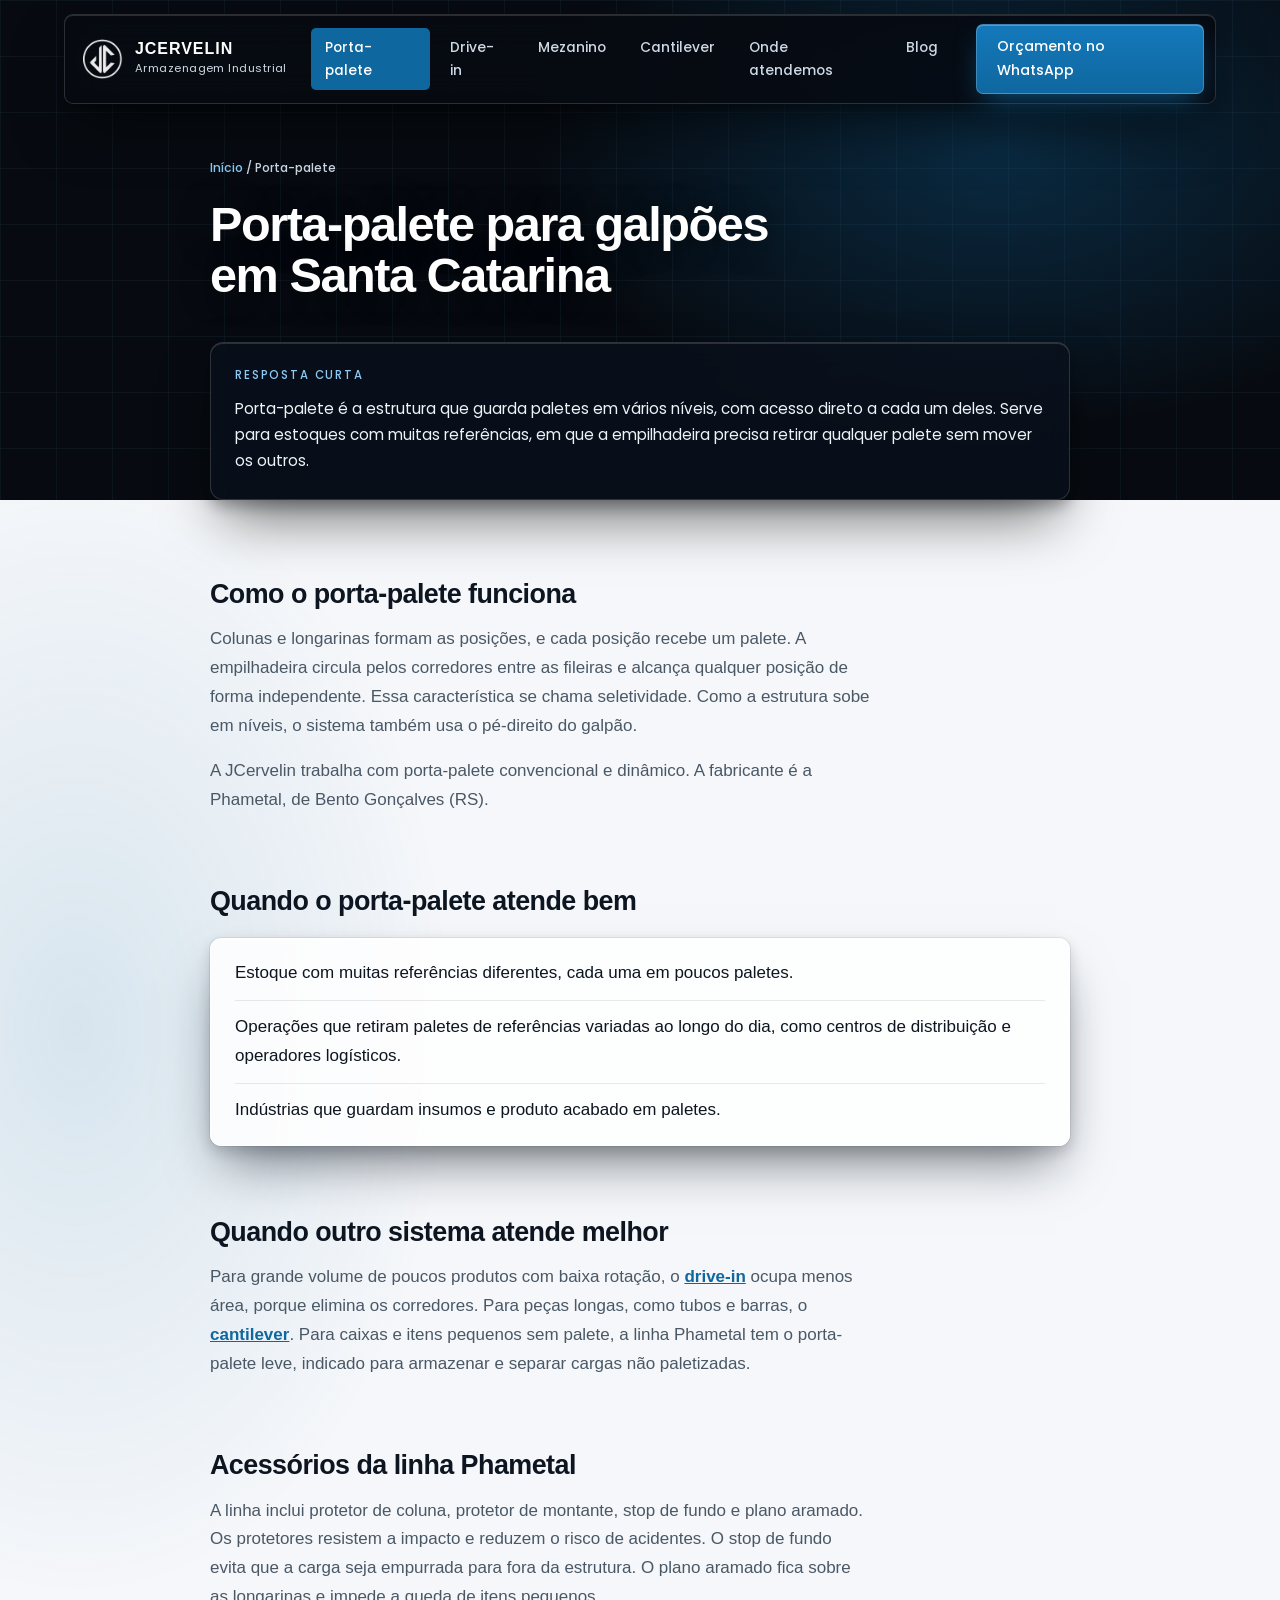
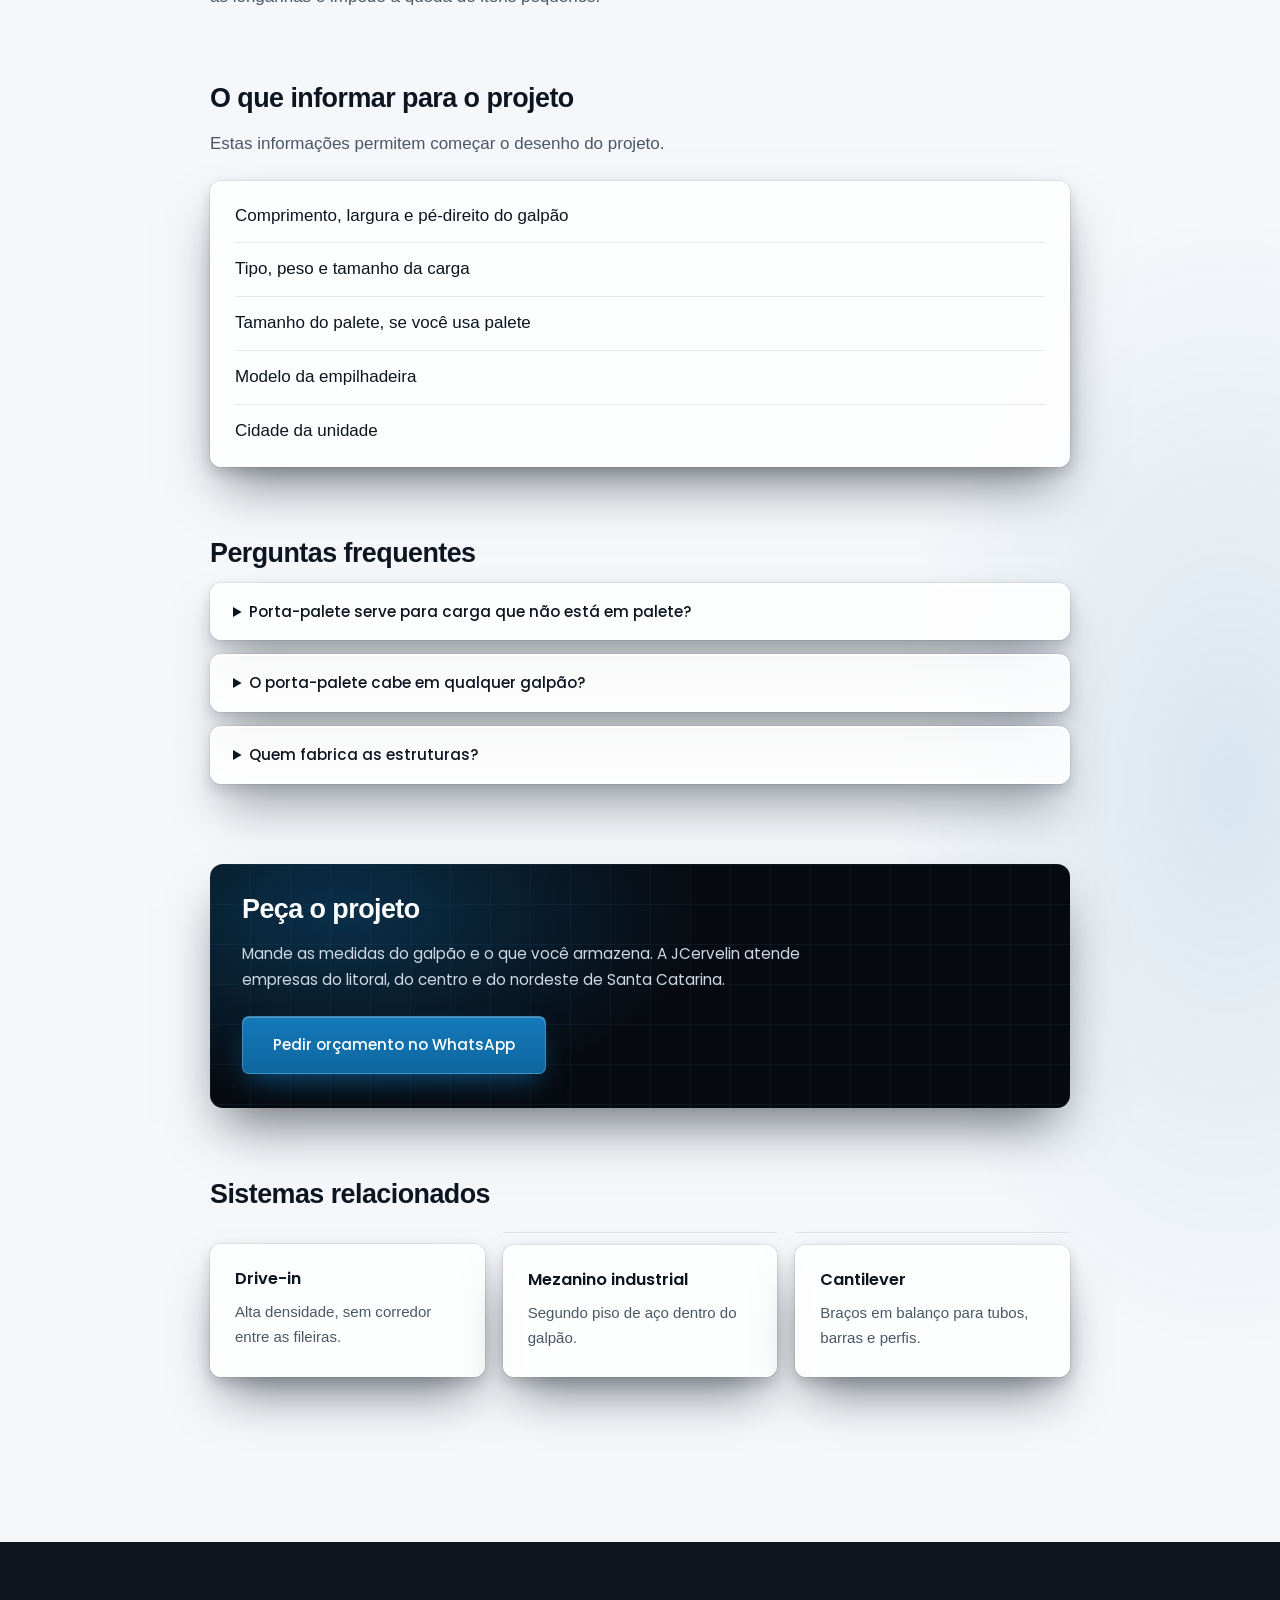
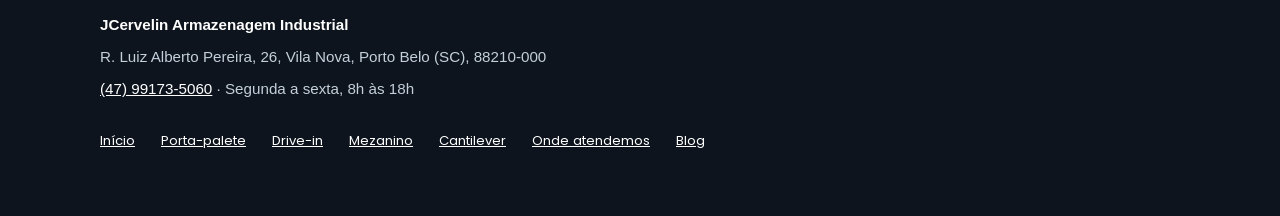
<file: porta-palete.html>
<!doctype html>
<html lang="pt-BR">
<head>
<meta charset="utf-8">
<meta name="viewport" content="width=device-width, initial-scale=1">
<title>Porta-palete em Santa Catarina | JCervelin</title>
<meta name="description" content="Porta-palete convencional e dinâmico com projeto sob medida. Representante Phametal em Porto Belo (SC), atende o litoral, o centro e o nordeste do estado.">
<link rel="canonical" href="https://jcervelin.com.br/porta-palete.html">
<meta property="og:type" content="website">
<meta property="og:locale" content="pt_BR">
<meta property="og:site_name" content="JCervelin Armazenagem Industrial">
<meta property="og:title" content="Porta-palete em Santa Catarina | JCervelin">
<meta property="og:description" content="Porta-palete convencional e dinâmico com projeto sob medida. Representante Phametal em Porto Belo (SC), atende o litoral, o centro e o nordeste do estado.">
<meta property="og:url" content="https://jcervelin.com.br/porta-palete.html">
<link rel="icon" type="image/png" href="img/logo-jc.png">
<link rel="preconnect" href="https://fonts.googleapis.com">
<link rel="preconnect" href="https://fonts.gstatic.com" crossorigin>
<link href="https://fonts.googleapis.com/css2?family=Poppins:wght@400;500;600&display=swap" rel="stylesheet">
<link rel="stylesheet" href="estilo.css">
<link rel="stylesheet" href="paginas.css">
<script type="application/ld+json">{"@context":"https://schema.org","@type":"Service","name":"Porta-palete","provider":{"@type":"LocalBusiness","name":"JCervelin Armazenagem Industrial","url":"https://jcervelin.com.br/"},"areaServed":[{"@type":"City","name":"Joinville"},{"@type":"City","name":"Jaraguá do Sul"},{"@type":"City","name":"São Bento do Sul"},{"@type":"City","name":"Itajaí"},{"@type":"City","name":"Navegantes"},{"@type":"City","name":"Balneário Camboriú"},{"@type":"City","name":"Porto Belo"},{"@type":"City","name":"Blumenau"},{"@type":"City","name":"Brusque"},{"@type":"City","name":"Florianópolis"},{"@type":"City","name":"São José"},{"@type":"City","name":"Palhoça"}],"description":"Porta-palete convencional e dinâmico com projeto sob medida. Representante Phametal em Porto Belo (SC), atende o litoral, o centro e o nordeste do estado."}</script>
<script type="application/ld+json">{"@context":"https://schema.org","@type":"FAQPage","mainEntity":[{"@type":"Question","name":"Porta-palete serve para carga que não está em palete?","acceptedAnswer":{"@type":"Answer","text":"Para caixas e itens pequenos, a linha Phametal tem o porta-palete leve, indicado para armazenar e separar cargas não paletizadas. Para peças longas, o indicado é o cantilever."}},{"@type":"Question","name":"O porta-palete cabe em qualquer galpão?","acceptedAnswer":{"@type":"Answer","text":"Depende do pé-direito, do piso e do espaço para os corredores. As medidas do galpão e o modelo da empilhadeira definem quantos níveis e que largura de corredor o projeto comporta."}},{"@type":"Question","name":"Quem fabrica as estruturas?","acceptedAnswer":{"@type":"Answer","text":"A Phametal fabrica em Bento Gonçalves (RS). A JCervelin, de Porto Belo (SC), atende empresas do litoral, do centro e do nordeste de Santa Catarina."}}]}</script>
</head>
<body class="interna">
<header class="topo solido">
  <a class="marca" href="index.html" aria-label="JCervelin, início">
    <img src="img/logo-jc.png" alt="" width="40" height="40">
    <span class="marca-texto"><b>JCERVELIN</b><span>Armazenagem Industrial</span></span>
  </a>
  <nav class="topo-nav" aria-label="Páginas do site"><a href="porta-palete.html" aria-current="page">Porta-palete</a><a href="drive-in.html">Drive-in</a><a href="mezanino-industrial.html">Mezanino</a><a href="cantilever.html">Cantilever</a><a href="onde-atendemos.html">Onde atendemos</a><a href="blog.html">Blog</a></nav>
  <a class="botao botao-pequeno" href="https://wa.me/5547991735060?text=Ol%C3%A1!%20Vim%20pelo%20site%20e%20quero%20um%20or%C3%A7amento%20de%20porta-palete." target="_blank" rel="noopener"><span class="so-computador">Orçamento no </span>WhatsApp</a>
</header>
<main>
<section class="abertura">
  <div class="abertura-miolo">
    <nav class="menu-interno" aria-label="Páginas do site"><a href="porta-palete.html" aria-current="page">Porta-palete</a><a href="drive-in.html">Drive-in</a><a href="mezanino-industrial.html">Mezanino</a><a href="cantilever.html">Cantilever</a><a href="onde-atendemos.html">Onde atendemos</a><a href="blog.html">Blog</a></nav>
<p class="migalhas"><a href="index.html">Início</a> / Porta-palete</p>
<h1><span class="inteiro">Porta-palete</span> para galpões em Santa Catarina</h1>
<div class="resposta"><p class="rotulo">Resposta curta</p><p>Porta-palete é a estrutura que guarda paletes em vários níveis, com acesso direto a cada um deles. Serve para estoques com muitas referências, em que a empilhadeira precisa retirar qualquer palete sem mover os outros.</p></div>

  </div>
</section>
<div class="leitura">
  <div class="leitura-miolo">

<h2>Como o <span class="inteiro">porta-palete</span> funciona</h2>
<p>Colunas e longarinas formam as posições, e cada posição recebe um palete. A empilhadeira circula pelos corredores entre as fileiras e alcança qualquer posição de forma independente. Essa característica se chama seletividade. Como a estrutura sobe em níveis, o sistema também usa o pé-direito do galpão.</p>
<p>A JCervelin trabalha com porta-palete convencional e dinâmico. A fabricante é a Phametal, de Bento Gonçalves (RS).</p>
<h2>Quando o <span class="inteiro">porta-palete</span> atende bem</h2>
<ul>
  <li>Estoque com muitas referências diferentes, cada uma em poucos paletes.</li>
  <li>Operações que retiram paletes de referências variadas ao longo do dia, como centros de distribuição e operadores logísticos.</li>
  <li>Indústrias que guardam insumos e produto acabado em paletes.</li>
</ul>
<h2>Quando outro sistema atende melhor</h2>
<p>Para grande volume de poucos produtos com baixa rotação, o <a href="drive-in.html">drive-in</a> ocupa menos área, porque elimina os corredores. Para peças longas, como tubos e barras, o <a href="cantilever.html">cantilever</a>. Para caixas e itens pequenos sem palete, a linha Phametal tem o porta-palete leve, indicado para armazenar e separar cargas não paletizadas.</p>
<h2>Acessórios da linha Phametal</h2>
<p>A linha inclui protetor de coluna, protetor de montante, stop de fundo e plano aramado. Os protetores resistem a impacto e reduzem o risco de acidentes. O stop de fundo evita que a carga seja empurrada para fora da estrutura. O plano aramado fica sobre as longarinas e impede a queda de itens pequenos.</p>
<h2>O que informar para o projeto</h2>
<p>Estas informações permitem começar o desenho do projeto.</p>
<ul>
  <li>Comprimento, largura e pé-direito do galpão</li>
  <li>Tipo, peso e tamanho da carga</li>
  <li>Tamanho do palete, se você usa palete</li>
  <li>Modelo da empilhadeira</li>
  <li>Cidade da unidade</li>
</ul>
<h2>Perguntas frequentes</h2>
<details><summary>Porta-palete serve para carga que não está em palete?</summary><p>Para caixas e itens pequenos, a linha Phametal tem o porta-palete leve, indicado para armazenar e separar cargas não paletizadas. Para peças longas, o indicado é o cantilever.</p></details>
<details><summary>O porta-palete cabe em qualquer galpão?</summary><p>Depende do pé-direito, do piso e do espaço para os corredores. As medidas do galpão e o modelo da empilhadeira definem quantos níveis e que largura de corredor o projeto comporta.</p></details>
<details><summary>Quem fabrica as estruturas?</summary><p>A Phametal fabrica em Bento Gonçalves (RS). A JCervelin, de Porto Belo (SC), atende empresas do litoral, do centro e do nordeste de Santa Catarina.</p></details>
<aside class="cta">
  <h2>Peça o projeto</h2>
  <p>Mande as medidas do galpão e o que você armazena. A JCervelin atende empresas do litoral, do centro e do nordeste de Santa Catarina.</p>
  <a class="botao" href="https://wa.me/5547991735060?text=Ol%C3%A1!%20Vim%20pelo%20site%20e%20quero%20um%20or%C3%A7amento%20de%20porta-palete." target="_blank" rel="noopener">Pedir orçamento no WhatsApp</a>
</aside>
<h2>Sistemas relacionados</h2>
<ul class="cartoes"><li><a href="drive-in.html"><strong>Drive-in</strong><span>Alta densidade, sem corredor entre as fileiras.</span></a></li><li><a href="mezanino-industrial.html"><strong>Mezanino industrial</strong><span>Segundo piso de aço dentro do galpão.</span></a></li><li><a href="cantilever.html"><strong>Cantilever</strong><span>Braços em balanço para tubos, barras e perfis.</span></a></li></ul>
  </div>
</div>
</main>
<footer class="rodape">
  <div class="miolo">
    <p><b>JCervelin Armazenagem Industrial</b></p>
    <p>R. Luiz Alberto Pereira, 26, Vila Nova, Porto Belo (SC), 88210-000</p>
    <p><a href="tel:+5547991735060">(47) 99173-5060</a> · Segunda a sexta, 8h às 18h</p>
    <nav aria-label="Rodapé"><a href="index.html">Início</a><a href="porta-palete.html">Porta-palete</a><a href="drive-in.html">Drive-in</a><a href="mezanino-industrial.html">Mezanino</a><a href="cantilever.html">Cantilever</a><a href="onde-atendemos.html">Onde atendemos</a><a href="blog.html">Blog</a></nav>
  </div>
</footer>
</body>
</html>
</file>
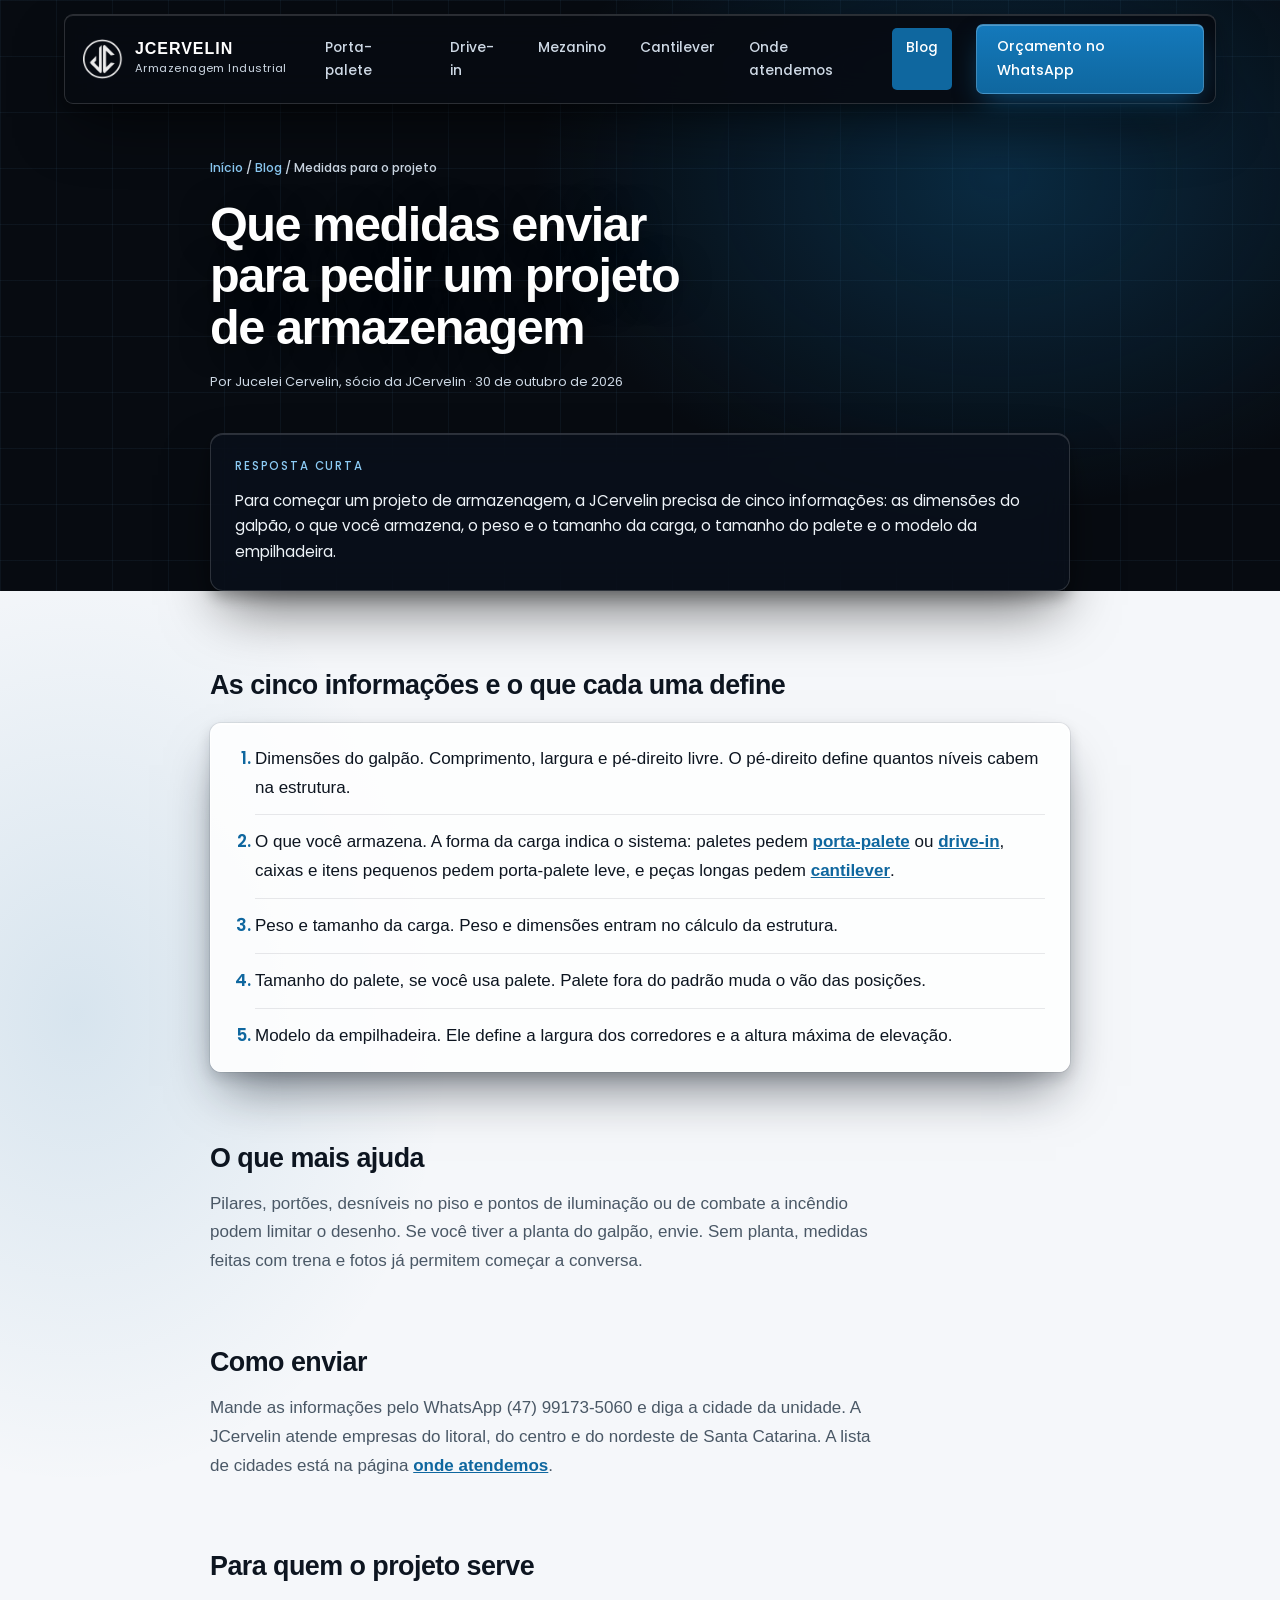
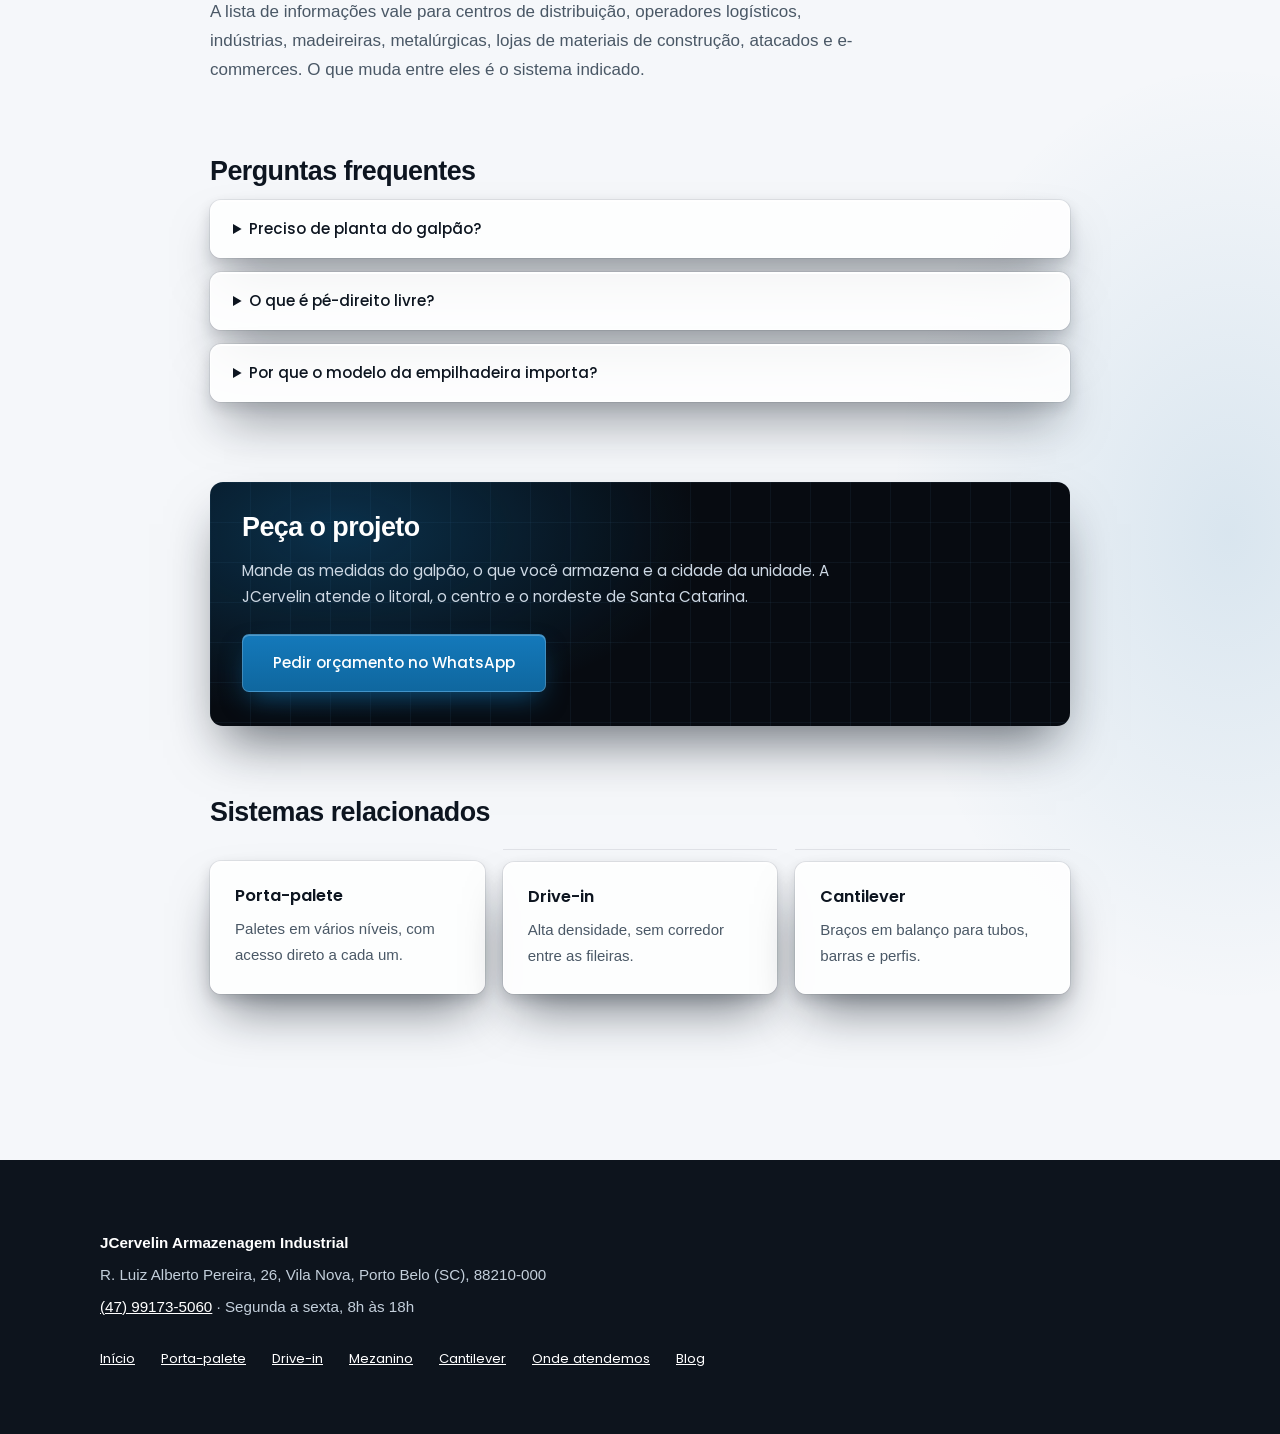
<file: blog/medidas-para-projeto-de-armazenagem.html>
<!doctype html>
<html lang="pt-BR">
<head>
<meta charset="utf-8">
<meta name="viewport" content="width=device-width, initial-scale=1">
<title>Que medidas enviar para pedir um projeto de armazenagem | JCervelin</title>
<meta name="description" content="Cinco informações para começar o projeto de porta-palete, drive-in, mezanino ou cantilever: galpão, carga, peso, palete e empilhadeira.">
<link rel="canonical" href="https://jcervelin.com.br/blog/medidas-para-projeto-de-armazenagem.html">
<meta property="og:type" content="article">
<meta property="og:locale" content="pt_BR">
<meta property="og:site_name" content="JCervelin Armazenagem Industrial">
<meta property="og:title" content="Que medidas enviar para pedir um projeto de armazenagem | JCervelin">
<meta property="og:description" content="Cinco informações para começar o projeto de porta-palete, drive-in, mezanino ou cantilever: galpão, carga, peso, palete e empilhadeira.">
<meta property="og:url" content="https://jcervelin.com.br/blog/medidas-para-projeto-de-armazenagem.html">
<link rel="icon" type="image/png" href="../img/logo-jc.png">
<link rel="preconnect" href="https://fonts.googleapis.com">
<link rel="preconnect" href="https://fonts.gstatic.com" crossorigin>
<link href="https://fonts.googleapis.com/css2?family=Poppins:wght@400;500;600&display=swap" rel="stylesheet">
<link rel="stylesheet" href="../estilo.css">
<link rel="stylesheet" href="../paginas.css">
<script type="application/ld+json">{"@context":"https://schema.org","@type":"Article","headline":"Que medidas enviar para pedir um projeto de armazenagem","description":"Cinco informações para começar o projeto de porta-palete, drive-in, mezanino ou cantilever: galpão, carga, peso, palete e empilhadeira.","datePublished":"2026-10-30","dateModified":"2026-10-30","inLanguage":"pt-BR","author":{"@type":"Person","name":"Jucelei Cervelin","jobTitle":"Sócio","worksFor":{"@type":"LocalBusiness","name":"JCervelin Armazenagem Industrial","url":"https://jcervelin.com.br/"}},"publisher":{"@type":"LocalBusiness","name":"JCervelin Armazenagem Industrial","url":"https://jcervelin.com.br/"},"mainEntityOfPage":"https://jcervelin.com.br/blog/medidas-para-projeto-de-armazenagem.html"}</script>
<script type="application/ld+json">{"@context":"https://schema.org","@type":"FAQPage","mainEntity":[{"@type":"Question","name":"Preciso de planta do galpão?","acceptedAnswer":{"@type":"Answer","text":"A planta ajuda. Sem ela, medidas feitas com trena e fotos já permitem começar a conversa."}},{"@type":"Question","name":"O que é pé-direito livre?","acceptedAnswer":{"@type":"Answer","text":"É a altura utilizável do galpão, medida do piso até o ponto mais baixo da estrutura do telhado, das vigas, das luminárias ou das tubulações."}},{"@type":"Question","name":"Por que o modelo da empilhadeira importa?","acceptedAnswer":{"@type":"Answer","text":"Ele define a largura dos corredores e a altura máxima em que a máquina consegue guardar e retirar paletes."}}]}</script>
</head>
<body class="interna">
<header class="topo solido">
  <a class="marca" href="../index.html" aria-label="JCervelin, início">
    <img src="../img/logo-jc.png" alt="" width="40" height="40">
    <span class="marca-texto"><b>JCERVELIN</b><span>Armazenagem Industrial</span></span>
  </a>
  <nav class="topo-nav" aria-label="Páginas do site"><a href="../porta-palete.html">Porta-palete</a><a href="../drive-in.html">Drive-in</a><a href="../mezanino-industrial.html">Mezanino</a><a href="../cantilever.html">Cantilever</a><a href="../onde-atendemos.html">Onde atendemos</a><a href="../blog.html" aria-current="page">Blog</a></nav>
  <a class="botao botao-pequeno" href="https://wa.me/5547991735060?text=Ol%C3%A1!%20Vim%20pelo%20site%20e%20quero%20um%20or%C3%A7amento%20de%20projeto%20de%20armazenagem." target="_blank" rel="noopener"><span class="so-computador">Orçamento no </span>WhatsApp</a>
</header>
<main>
<section class="abertura">
  <div class="abertura-miolo">
    <nav class="menu-interno" aria-label="Páginas do site"><a href="../porta-palete.html">Porta-palete</a><a href="../drive-in.html">Drive-in</a><a href="../mezanino-industrial.html">Mezanino</a><a href="../cantilever.html">Cantilever</a><a href="../onde-atendemos.html">Onde atendemos</a><a href="../blog.html" aria-current="page">Blog</a></nav>
<p class="migalhas"><a href="../index.html">Início</a> / <a href="../blog.html">Blog</a> / Medidas para o projeto</p>
<h1>Que medidas enviar para pedir um projeto de armazenagem</h1>
<p class="meta">Por Jucelei Cervelin, sócio da JCervelin · <time datetime="2026-10-30">30 de outubro de 2026</time></p>
<div class="resposta"><p class="rotulo">Resposta curta</p><p>Para começar um projeto de armazenagem, a JCervelin precisa de cinco informações: as dimensões do galpão, o que você armazena, o peso e o tamanho da carga, o tamanho do palete e o modelo da empilhadeira.</p></div>

  </div>
</section>
<div class="leitura">
  <div class="leitura-miolo">

<h2>As cinco informações e o que cada uma define</h2>
<ol>
  <li>Dimensões do galpão. Comprimento, largura e pé-direito livre. O pé-direito define quantos níveis cabem na estrutura.</li>
  <li>O que você armazena. A forma da carga indica o sistema: paletes pedem <a href="../porta-palete.html">porta-palete</a> ou <a href="../drive-in.html">drive-in</a>, caixas e itens pequenos pedem porta-palete leve, e peças longas pedem <a href="../cantilever.html">cantilever</a>.</li>
  <li>Peso e tamanho da carga. Peso e dimensões entram no cálculo da estrutura.</li>
  <li>Tamanho do palete, se você usa palete. Palete fora do padrão muda o vão das posições.</li>
  <li>Modelo da empilhadeira. Ele define a largura dos corredores e a altura máxima de elevação.</li>
</ol>
<h2>O que mais ajuda</h2>
<p>Pilares, portões, desníveis no piso e pontos de iluminação ou de combate a incêndio podem limitar o desenho. Se você tiver a planta do galpão, envie. Sem planta, medidas feitas com trena e fotos já permitem começar a conversa.</p>
<h2>Como enviar</h2>
<p>Mande as informações pelo WhatsApp (47) 99173-5060 e diga a cidade da unidade. A JCervelin atende empresas do litoral, do centro e do nordeste de Santa Catarina. A lista de cidades está na página <a href="../onde-atendemos.html">onde atendemos</a>.</p>
<h2>Para quem o projeto serve</h2>
<p>A lista de informações vale para centros de distribuição, operadores logísticos, indústrias, madeireiras, metalúrgicas, lojas de materiais de construção, atacados e e-commerces. O que muda entre eles é o sistema indicado.</p>
<h2>Perguntas frequentes</h2>
<details><summary>Preciso de planta do galpão?</summary><p>A planta ajuda. Sem ela, medidas feitas com trena e fotos já permitem começar a conversa.</p></details>
<details><summary>O que é pé-direito livre?</summary><p>É a altura utilizável do galpão, medida do piso até o ponto mais baixo da estrutura do telhado, das vigas, das luminárias ou das tubulações.</p></details>
<details><summary>Por que o modelo da empilhadeira importa?</summary><p>Ele define a largura dos corredores e a altura máxima em que a máquina consegue guardar e retirar paletes.</p></details>
<aside class="cta">
  <h2>Peça o projeto</h2>
  <p>Mande as medidas do galpão, o que você armazena e a cidade da unidade. A JCervelin atende o litoral, o centro e o nordeste de Santa Catarina.</p>
  <a class="botao" href="https://wa.me/5547991735060?text=Ol%C3%A1!%20Vim%20pelo%20site%20e%20quero%20um%20or%C3%A7amento%20de%20projeto%20de%20armazenagem." target="_blank" rel="noopener">Pedir orçamento no WhatsApp</a>
</aside>
<h2>Sistemas relacionados</h2>
<ul class="cartoes"><li><a href="../porta-palete.html"><strong>Porta-palete</strong><span>Paletes em vários níveis, com acesso direto a cada um.</span></a></li><li><a href="../drive-in.html"><strong>Drive-in</strong><span>Alta densidade, sem corredor entre as fileiras.</span></a></li><li><a href="../cantilever.html"><strong>Cantilever</strong><span>Braços em balanço para tubos, barras e perfis.</span></a></li></ul>
  </div>
</div>
</main>
<footer class="rodape">
  <div class="miolo">
    <p><b>JCervelin Armazenagem Industrial</b></p>
    <p>R. Luiz Alberto Pereira, 26, Vila Nova, Porto Belo (SC), 88210-000</p>
    <p><a href="tel:+5547991735060">(47) 99173-5060</a> · Segunda a sexta, 8h às 18h</p>
    <nav aria-label="Rodapé"><a href="../index.html">Início</a><a href="../porta-palete.html">Porta-palete</a><a href="../drive-in.html">Drive-in</a><a href="../mezanino-industrial.html">Mezanino</a><a href="../cantilever.html">Cantilever</a><a href="../onde-atendemos.html">Onde atendemos</a><a href="../blog.html">Blog</a></nav>
  </div>
</footer>
</body>
</html>
</file>
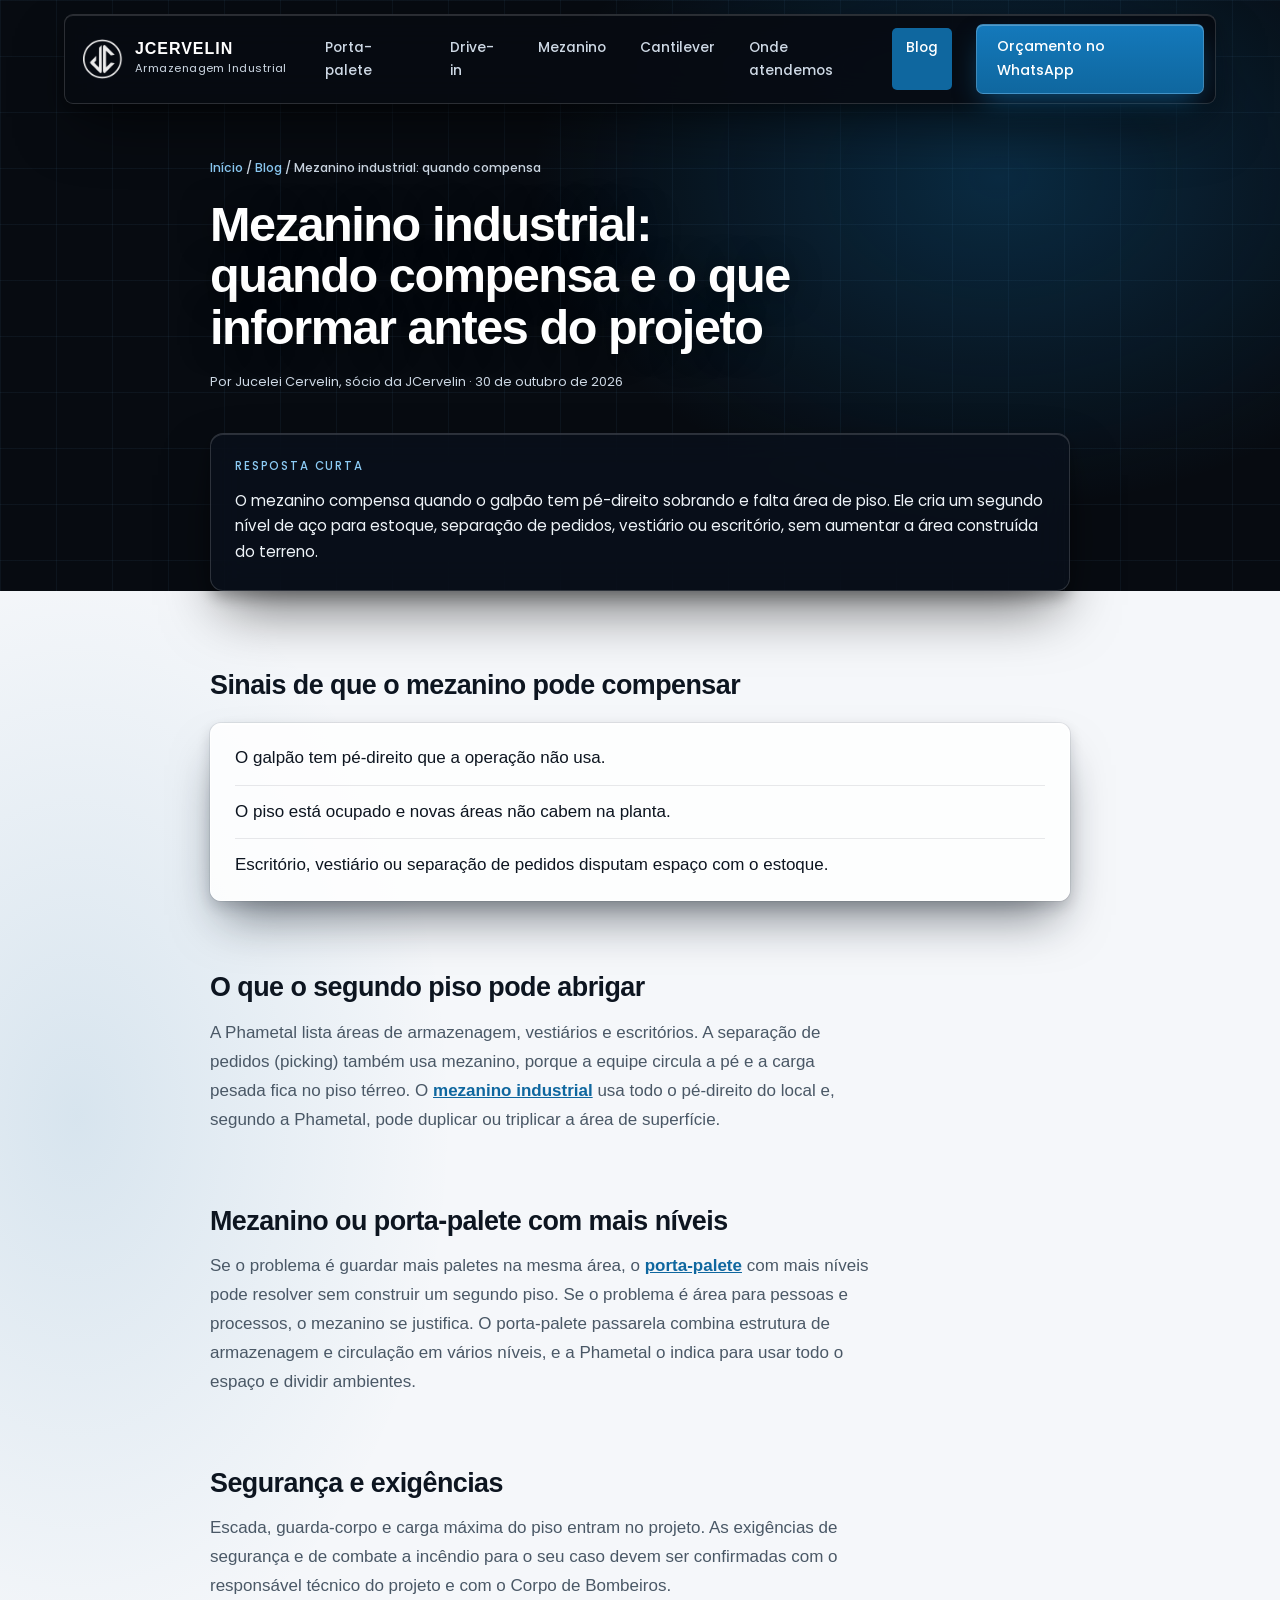
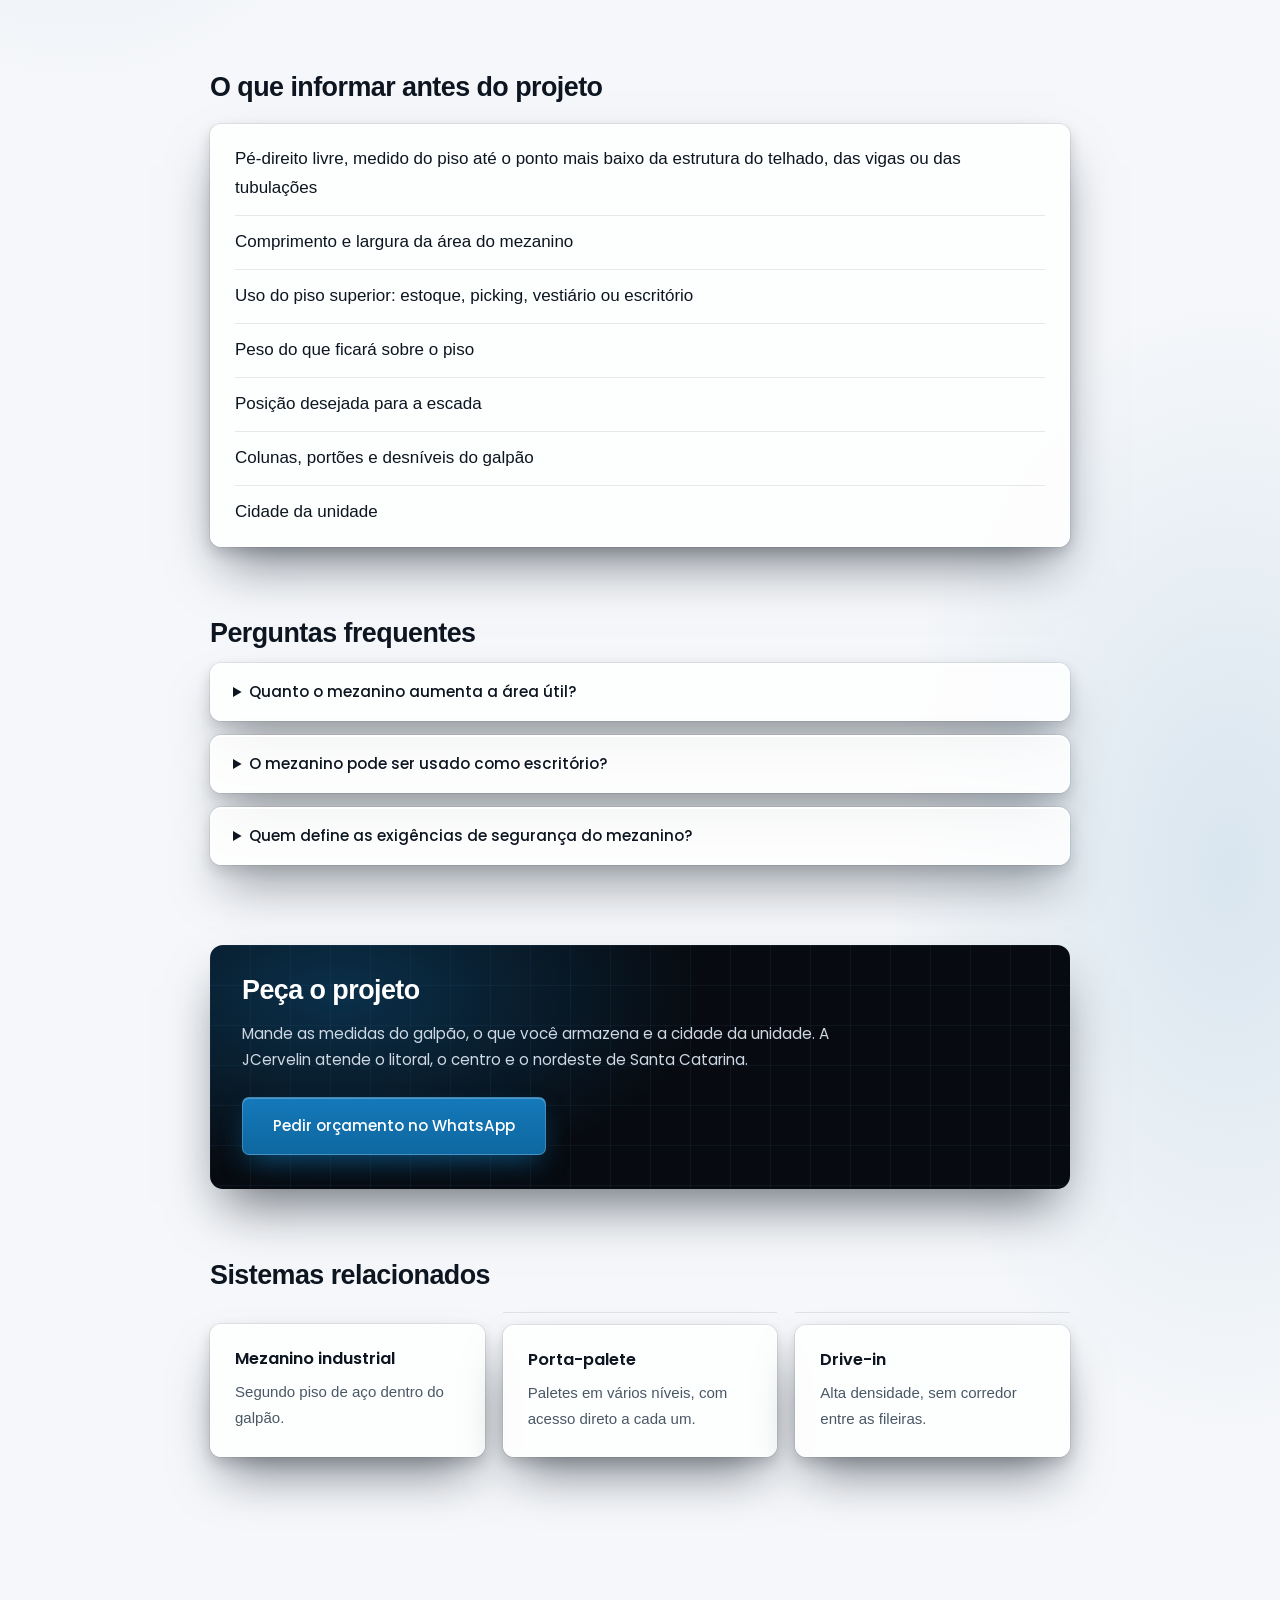
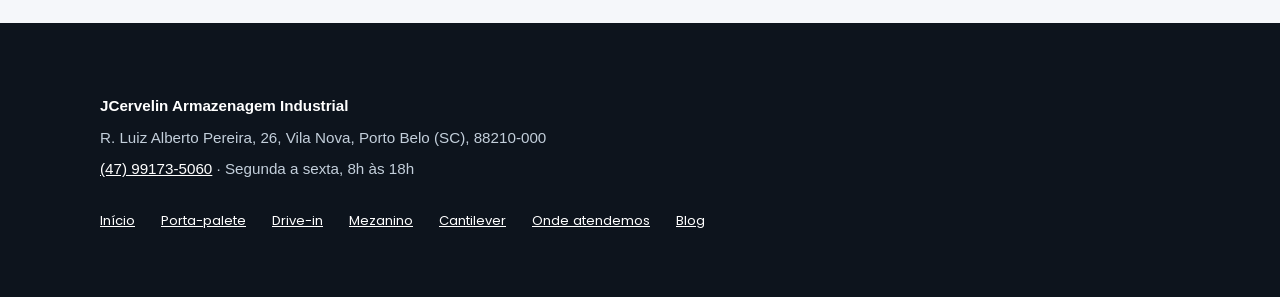
<file: blog/mezanino-industrial-quando-compensa.html>
<!doctype html>
<html lang="pt-BR">
<head>
<meta charset="utf-8">
<meta name="viewport" content="width=device-width, initial-scale=1">
<title>Mezanino industrial: quando compensa e o que informar | JCervelin</title>
<meta name="description" content="Quando o pé-direito sobra e o piso está lotado, o mezanino industrial cria um segundo nível. Veja os sinais, os usos e o que informar antes do projeto.">
<link rel="canonical" href="https://jcervelin.com.br/blog/mezanino-industrial-quando-compensa.html">
<meta property="og:type" content="article">
<meta property="og:locale" content="pt_BR">
<meta property="og:site_name" content="JCervelin Armazenagem Industrial">
<meta property="og:title" content="Mezanino industrial: quando compensa e o que informar | JCervelin">
<meta property="og:description" content="Quando o pé-direito sobra e o piso está lotado, o mezanino industrial cria um segundo nível. Veja os sinais, os usos e o que informar antes do projeto.">
<meta property="og:url" content="https://jcervelin.com.br/blog/mezanino-industrial-quando-compensa.html">
<link rel="icon" type="image/png" href="../img/logo-jc.png">
<link rel="preconnect" href="https://fonts.googleapis.com">
<link rel="preconnect" href="https://fonts.gstatic.com" crossorigin>
<link href="https://fonts.googleapis.com/css2?family=Poppins:wght@400;500;600&display=swap" rel="stylesheet">
<link rel="stylesheet" href="../estilo.css">
<link rel="stylesheet" href="../paginas.css">
<script type="application/ld+json">{"@context":"https://schema.org","@type":"Article","headline":"Mezanino industrial: quando compensa e o que informar antes do projeto","description":"Quando o pé-direito sobra e o piso está lotado, o mezanino industrial cria um segundo nível. Veja os sinais, os usos e o que informar antes do projeto.","datePublished":"2026-10-30","dateModified":"2026-10-30","inLanguage":"pt-BR","author":{"@type":"Person","name":"Jucelei Cervelin","jobTitle":"Sócio","worksFor":{"@type":"LocalBusiness","name":"JCervelin Armazenagem Industrial","url":"https://jcervelin.com.br/"}},"publisher":{"@type":"LocalBusiness","name":"JCervelin Armazenagem Industrial","url":"https://jcervelin.com.br/"},"mainEntityOfPage":"https://jcervelin.com.br/blog/mezanino-industrial-quando-compensa.html"}</script>
<script type="application/ld+json">{"@context":"https://schema.org","@type":"FAQPage","mainEntity":[{"@type":"Question","name":"Quanto o mezanino aumenta a área útil?","acceptedAnswer":{"@type":"Answer","text":"A Phametal informa que o mezanino pode duplicar ou triplicar a área de superfície, conforme o pé-direito e o projeto. O número do seu caso sai do projeto."}},{"@type":"Question","name":"O mezanino pode ser usado como escritório?","acceptedAnswer":{"@type":"Answer","text":"Sim. A Phametal lista escritórios, vestiários e áreas de armazenagem entre os usos."}},{"@type":"Question","name":"Quem define as exigências de segurança do mezanino?","acceptedAnswer":{"@type":"Answer","text":"O responsável técnico do projeto e o Corpo de Bombeiros. Confirme as exigências do seu caso antes de fechar o projeto."}}]}</script>
</head>
<body class="interna">
<header class="topo solido">
  <a class="marca" href="../index.html" aria-label="JCervelin, início">
    <img src="../img/logo-jc.png" alt="" width="40" height="40">
    <span class="marca-texto"><b>JCERVELIN</b><span>Armazenagem Industrial</span></span>
  </a>
  <nav class="topo-nav" aria-label="Páginas do site"><a href="../porta-palete.html">Porta-palete</a><a href="../drive-in.html">Drive-in</a><a href="../mezanino-industrial.html">Mezanino</a><a href="../cantilever.html">Cantilever</a><a href="../onde-atendemos.html">Onde atendemos</a><a href="../blog.html" aria-current="page">Blog</a></nav>
  <a class="botao botao-pequeno" href="https://wa.me/5547991735060?text=Ol%C3%A1!%20Vim%20pelo%20site%20e%20quero%20um%20or%C3%A7amento%20de%20mezanino%20industrial." target="_blank" rel="noopener"><span class="so-computador">Orçamento no </span>WhatsApp</a>
</header>
<main>
<section class="abertura">
  <div class="abertura-miolo">
    <nav class="menu-interno" aria-label="Páginas do site"><a href="../porta-palete.html">Porta-palete</a><a href="../drive-in.html">Drive-in</a><a href="../mezanino-industrial.html">Mezanino</a><a href="../cantilever.html">Cantilever</a><a href="../onde-atendemos.html">Onde atendemos</a><a href="../blog.html" aria-current="page">Blog</a></nav>
<p class="migalhas"><a href="../index.html">Início</a> / <a href="../blog.html">Blog</a> / Mezanino industrial: quando compensa</p>
<h1>Mezanino industrial: quando compensa e o que informar antes do projeto</h1>
<p class="meta">Por Jucelei Cervelin, sócio da JCervelin · <time datetime="2026-10-30">30 de outubro de 2026</time></p>
<div class="resposta"><p class="rotulo">Resposta curta</p><p>O mezanino compensa quando o galpão tem pé-direito sobrando e falta área de piso. Ele cria um segundo nível de aço para estoque, separação de pedidos, vestiário ou escritório, sem aumentar a área construída do terreno.</p></div>

  </div>
</section>
<div class="leitura">
  <div class="leitura-miolo">

<h2>Sinais de que o mezanino pode compensar</h2>
<ul>
  <li>O galpão tem pé-direito que a operação não usa.</li>
  <li>O piso está ocupado e novas áreas não cabem na planta.</li>
  <li>Escritório, vestiário ou separação de pedidos disputam espaço com o estoque.</li>
</ul>
<h2>O que o segundo piso pode abrigar</h2>
<p>A Phametal lista áreas de armazenagem, vestiários e escritórios. A separação de pedidos (picking) também usa mezanino, porque a equipe circula a pé e a carga pesada fica no piso térreo. O <a href="../mezanino-industrial.html">mezanino industrial</a> usa todo o pé-direito do local e, segundo a Phametal, pode duplicar ou triplicar a área de superfície.</p>
<h2>Mezanino ou <span class="inteiro">porta-palete</span> com mais níveis</h2>
<p>Se o problema é guardar mais paletes na mesma área, o <a href="../porta-palete.html">porta-palete</a> com mais níveis pode resolver sem construir um segundo piso. Se o problema é área para pessoas e processos, o mezanino se justifica. O porta-palete passarela combina estrutura de armazenagem e circulação em vários níveis, e a Phametal o indica para usar todo o espaço e dividir ambientes.</p>
<h2>Segurança e exigências</h2>
<p>Escada, guarda-corpo e carga máxima do piso entram no projeto. As exigências de segurança e de combate a incêndio para o seu caso devem ser confirmadas com o responsável técnico do projeto e com o Corpo de Bombeiros.</p>
<h2>O que informar antes do projeto</h2>
<ul>
  <li>Pé-direito livre, medido do piso até o ponto mais baixo da estrutura do telhado, das vigas ou das tubulações</li>
  <li>Comprimento e largura da área do mezanino</li>
  <li>Uso do piso superior: estoque, picking, vestiário ou escritório</li>
  <li>Peso do que ficará sobre o piso</li>
  <li>Posição desejada para a escada</li>
  <li>Colunas, portões e desníveis do galpão</li>
  <li>Cidade da unidade</li>
</ul>
<h2>Perguntas frequentes</h2>
<details><summary>Quanto o mezanino aumenta a área útil?</summary><p>A Phametal informa que o mezanino pode duplicar ou triplicar a área de superfície, conforme o pé-direito e o projeto. O número do seu caso sai do projeto.</p></details>
<details><summary>O mezanino pode ser usado como escritório?</summary><p>Sim. A Phametal lista escritórios, vestiários e áreas de armazenagem entre os usos.</p></details>
<details><summary>Quem define as exigências de segurança do mezanino?</summary><p>O responsável técnico do projeto e o Corpo de Bombeiros. Confirme as exigências do seu caso antes de fechar o projeto.</p></details>
<aside class="cta">
  <h2>Peça o projeto</h2>
  <p>Mande as medidas do galpão, o que você armazena e a cidade da unidade. A JCervelin atende o litoral, o centro e o nordeste de Santa Catarina.</p>
  <a class="botao" href="https://wa.me/5547991735060?text=Ol%C3%A1!%20Vim%20pelo%20site%20e%20quero%20um%20or%C3%A7amento%20de%20mezanino%20industrial." target="_blank" rel="noopener">Pedir orçamento no WhatsApp</a>
</aside>
<h2>Sistemas relacionados</h2>
<ul class="cartoes"><li><a href="../mezanino-industrial.html"><strong>Mezanino industrial</strong><span>Segundo piso de aço dentro do galpão.</span></a></li><li><a href="../porta-palete.html"><strong>Porta-palete</strong><span>Paletes em vários níveis, com acesso direto a cada um.</span></a></li><li><a href="../drive-in.html"><strong>Drive-in</strong><span>Alta densidade, sem corredor entre as fileiras.</span></a></li></ul>
  </div>
</div>
</main>
<footer class="rodape">
  <div class="miolo">
    <p><b>JCervelin Armazenagem Industrial</b></p>
    <p>R. Luiz Alberto Pereira, 26, Vila Nova, Porto Belo (SC), 88210-000</p>
    <p><a href="tel:+5547991735060">(47) 99173-5060</a> · Segunda a sexta, 8h às 18h</p>
    <nav aria-label="Rodapé"><a href="../index.html">Início</a><a href="../porta-palete.html">Porta-palete</a><a href="../drive-in.html">Drive-in</a><a href="../mezanino-industrial.html">Mezanino</a><a href="../cantilever.html">Cantilever</a><a href="../onde-atendemos.html">Onde atendemos</a><a href="../blog.html">Blog</a></nav>
  </div>
</footer>
</body>
</html>
</file>
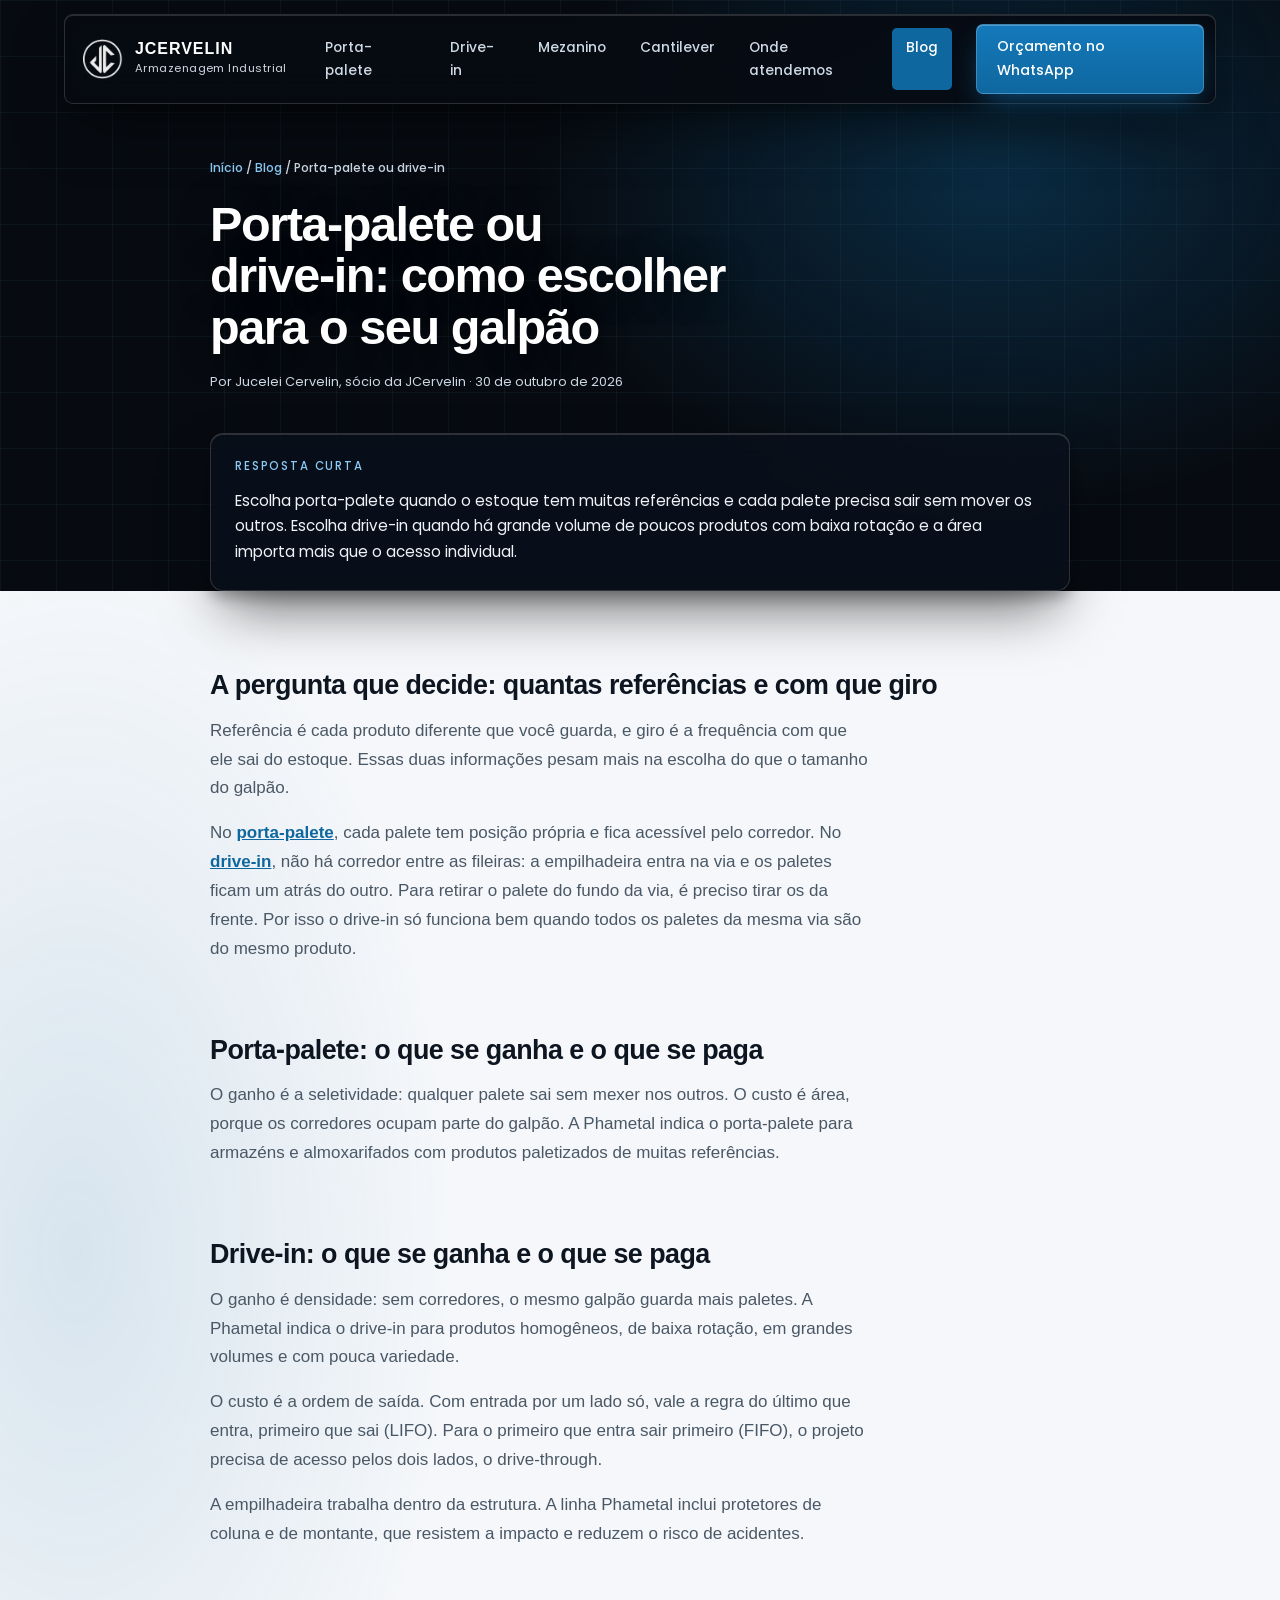
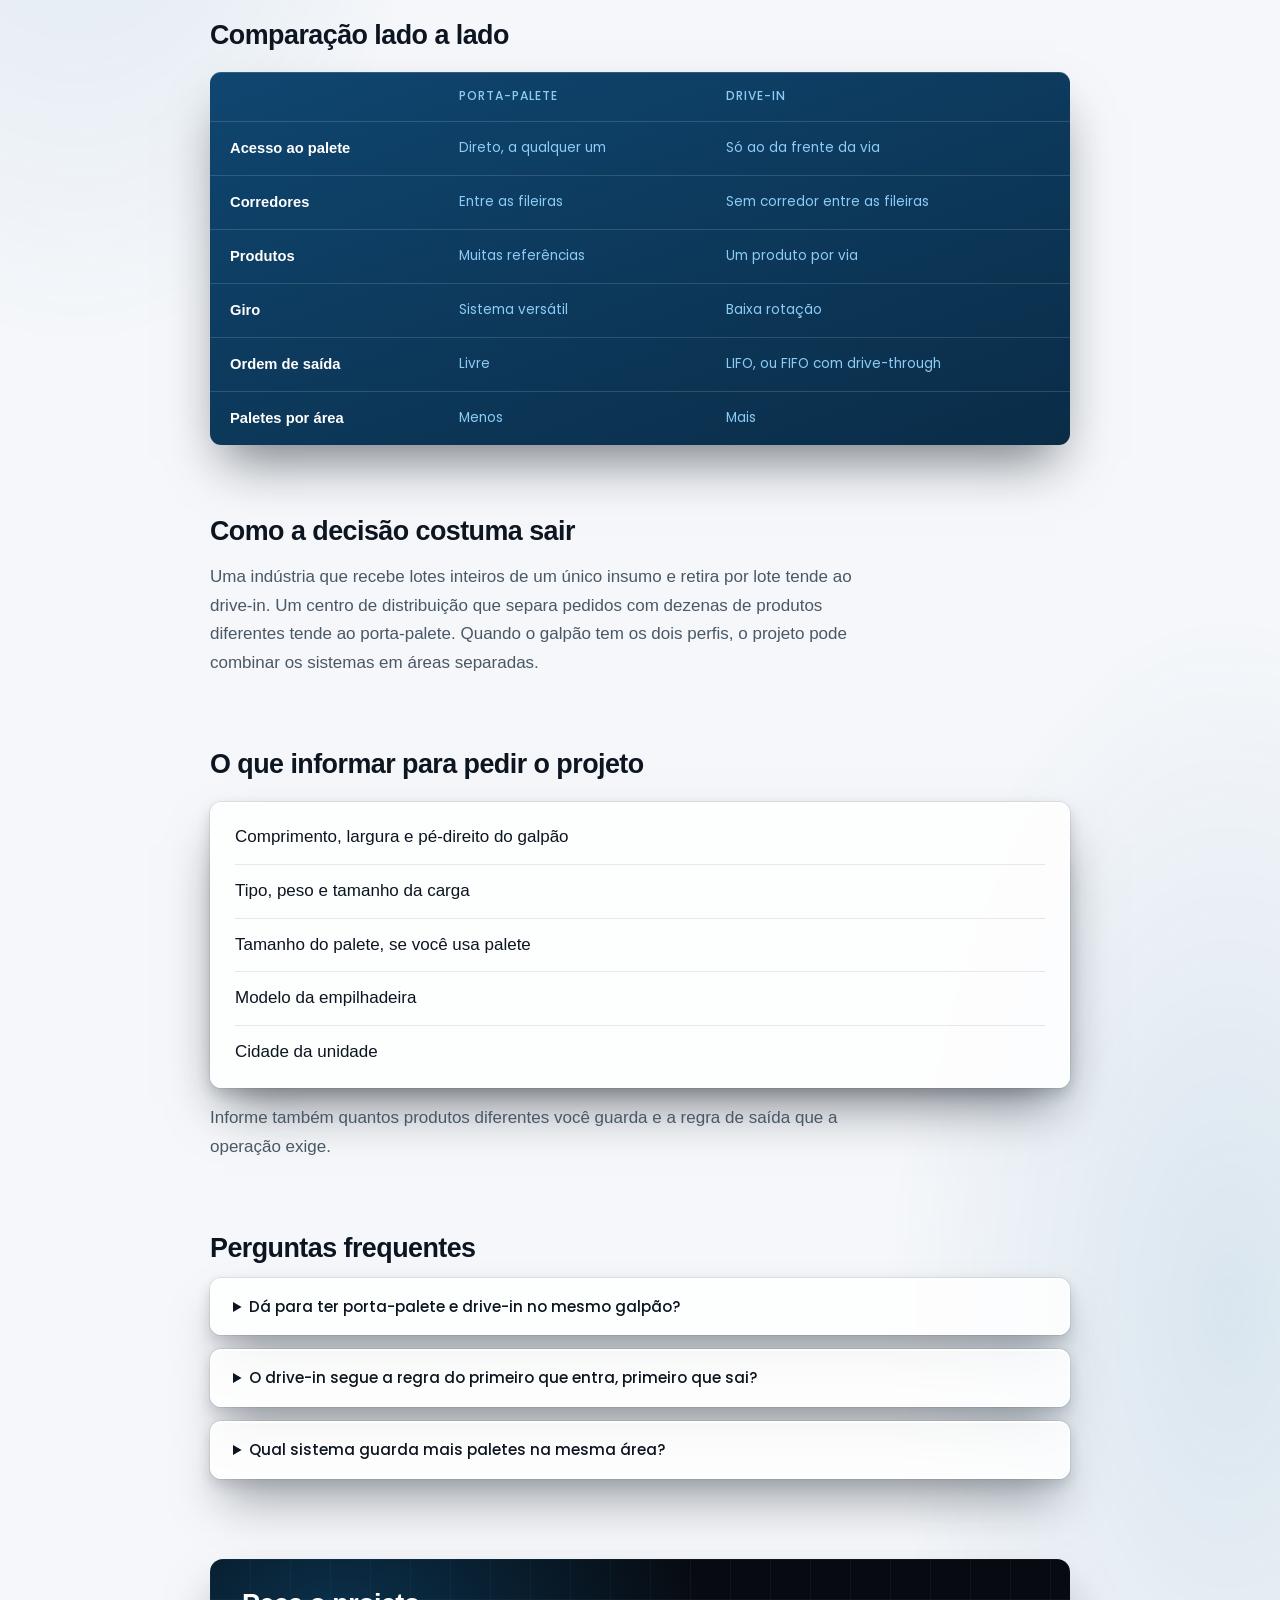
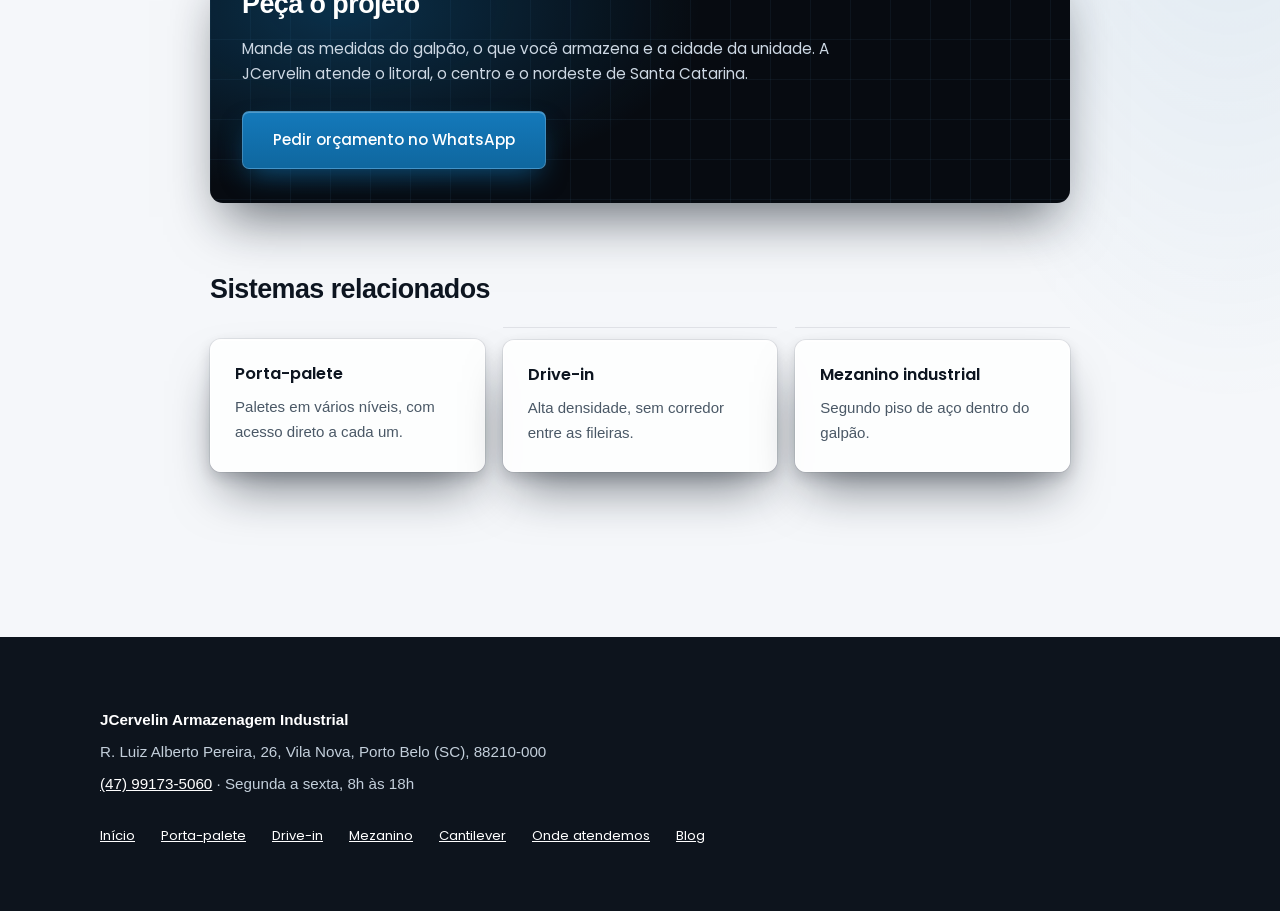
<file: blog/porta-palete-ou-drive-in.html>
<!doctype html>
<html lang="pt-BR">
<head>
<meta charset="utf-8">
<meta name="viewport" content="width=device-width, initial-scale=1">
<title>Porta-palete ou drive-in: como escolher para o galpão | JCervelin</title>
<meta name="description" content="Quantas referências você guarda e com que giro decide entre porta-palete e drive-in. Veja a comparação e a ordem de saída (LIFO e FIFO).">
<link rel="canonical" href="https://jcervelin.com.br/blog/porta-palete-ou-drive-in.html">
<meta property="og:type" content="article">
<meta property="og:locale" content="pt_BR">
<meta property="og:site_name" content="JCervelin Armazenagem Industrial">
<meta property="og:title" content="Porta-palete ou drive-in: como escolher para o galpão | JCervelin">
<meta property="og:description" content="Quantas referências você guarda e com que giro decide entre porta-palete e drive-in. Veja a comparação e a ordem de saída (LIFO e FIFO).">
<meta property="og:url" content="https://jcervelin.com.br/blog/porta-palete-ou-drive-in.html">
<link rel="icon" type="image/png" href="../img/logo-jc.png">
<link rel="preconnect" href="https://fonts.googleapis.com">
<link rel="preconnect" href="https://fonts.gstatic.com" crossorigin>
<link href="https://fonts.googleapis.com/css2?family=Poppins:wght@400;500;600&display=swap" rel="stylesheet">
<link rel="stylesheet" href="../estilo.css">
<link rel="stylesheet" href="../paginas.css">
<script type="application/ld+json">{"@context":"https://schema.org","@type":"Article","headline":"Porta-palete ou drive-in: como escolher para o seu galpão","description":"Quantas referências você guarda e com que giro decide entre porta-palete e drive-in. Veja a comparação e a ordem de saída (LIFO e FIFO).","datePublished":"2026-10-30","dateModified":"2026-10-30","inLanguage":"pt-BR","author":{"@type":"Person","name":"Jucelei Cervelin","jobTitle":"Sócio","worksFor":{"@type":"LocalBusiness","name":"JCervelin Armazenagem Industrial","url":"https://jcervelin.com.br/"}},"publisher":{"@type":"LocalBusiness","name":"JCervelin Armazenagem Industrial","url":"https://jcervelin.com.br/"},"mainEntityOfPage":"https://jcervelin.com.br/blog/porta-palete-ou-drive-in.html"}</script>
<script type="application/ld+json">{"@context":"https://schema.org","@type":"FAQPage","mainEntity":[{"@type":"Question","name":"Dá para ter porta-palete e drive-in no mesmo galpão?","acceptedAnswer":{"@type":"Answer","text":"O projeto pode combinar os dois sistemas, desde que o layout comporte os corredores do porta-palete e a manobra das empilhadeiras."}},{"@type":"Question","name":"O drive-in segue a regra do primeiro que entra, primeiro que sai?","acceptedAnswer":{"@type":"Answer","text":"Com entrada por um lado só, não: vale o último que entra, primeiro que sai (LIFO). Para o primeiro que entra sair primeiro (FIFO), o projeto usa acesso pelos dois lados, o drive-through."}},{"@type":"Question","name":"Qual sistema guarda mais paletes na mesma área?","acceptedAnswer":{"@type":"Answer","text":"O drive-in, porque elimina os corredores entre as fileiras. A contrapartida é o acesso: só o palete da frente da via fica disponível."}}]}</script>
</head>
<body class="interna">
<header class="topo solido">
  <a class="marca" href="../index.html" aria-label="JCervelin, início">
    <img src="../img/logo-jc.png" alt="" width="40" height="40">
    <span class="marca-texto"><b>JCERVELIN</b><span>Armazenagem Industrial</span></span>
  </a>
  <nav class="topo-nav" aria-label="Páginas do site"><a href="../porta-palete.html">Porta-palete</a><a href="../drive-in.html">Drive-in</a><a href="../mezanino-industrial.html">Mezanino</a><a href="../cantilever.html">Cantilever</a><a href="../onde-atendemos.html">Onde atendemos</a><a href="../blog.html" aria-current="page">Blog</a></nav>
  <a class="botao botao-pequeno" href="https://wa.me/5547991735060?text=Ol%C3%A1!%20Vim%20pelo%20site%20e%20quero%20um%20or%C3%A7amento%20de%20porta-palete%20ou%20drive-in." target="_blank" rel="noopener"><span class="so-computador">Orçamento no </span>WhatsApp</a>
</header>
<main>
<section class="abertura">
  <div class="abertura-miolo">
    <nav class="menu-interno" aria-label="Páginas do site"><a href="../porta-palete.html">Porta-palete</a><a href="../drive-in.html">Drive-in</a><a href="../mezanino-industrial.html">Mezanino</a><a href="../cantilever.html">Cantilever</a><a href="../onde-atendemos.html">Onde atendemos</a><a href="../blog.html" aria-current="page">Blog</a></nav>
<p class="migalhas"><a href="../index.html">Início</a> / <a href="../blog.html">Blog</a> / Porta-palete ou drive-in</p>
<h1><span class="inteiro">Porta-palete</span> ou <span class="inteiro">drive-in</span>: como escolher para o seu galpão</h1>
<p class="meta">Por Jucelei Cervelin, sócio da JCervelin · <time datetime="2026-10-30">30 de outubro de 2026</time></p>
<div class="resposta"><p class="rotulo">Resposta curta</p><p>Escolha porta-palete quando o estoque tem muitas referências e cada palete precisa sair sem mover os outros. Escolha drive-in quando há grande volume de poucos produtos com baixa rotação e a área importa mais que o acesso individual.</p></div>

  </div>
</section>
<div class="leitura">
  <div class="leitura-miolo">

<h2>A pergunta que decide: quantas referências e com que giro</h2>
<p>Referência é cada produto diferente que você guarda, e giro é a frequência com que ele sai do estoque. Essas duas informações pesam mais na escolha do que o tamanho do galpão.</p>
<p>No <a href="../porta-palete.html">porta-palete</a>, cada palete tem posição própria e fica acessível pelo corredor. No <a href="../drive-in.html">drive-in</a>, não há corredor entre as fileiras: a empilhadeira entra na via e os paletes ficam um atrás do outro. Para retirar o palete do fundo da via, é preciso tirar os da frente. Por isso o drive-in só funciona bem quando todos os paletes da mesma via são do mesmo produto.</p>
<h2><span class="inteiro">Porta-palete</span>: o que se ganha e o que se paga</h2>
<p>O ganho é a seletividade: qualquer palete sai sem mexer nos outros. O custo é área, porque os corredores ocupam parte do galpão. A Phametal indica o porta-palete para armazéns e almoxarifados com produtos paletizados de muitas referências.</p>
<h2><span class="inteiro">Drive-in</span>: o que se ganha e o que se paga</h2>
<p>O ganho é densidade: sem corredores, o mesmo galpão guarda mais paletes. A Phametal indica o drive-in para produtos homogêneos, de baixa rotação, em grandes volumes e com pouca variedade.</p>
<p>O custo é a ordem de saída. Com entrada por um lado só, vale a regra do último que entra, primeiro que sai (LIFO). Para o primeiro que entra sair primeiro (FIFO), o projeto precisa de acesso pelos dois lados, o drive-through.</p>
<p>A empilhadeira trabalha dentro da estrutura. A linha Phametal inclui protetores de coluna e de montante, que resistem a impacto e reduzem o risco de acidentes.</p>
<h2>Comparação lado a lado</h2>
<table>
  <thead><tr><th></th><th>Porta-palete</th><th>Drive-in</th></tr></thead>
  <tbody>
    <tr><th>Acesso ao palete</th><td>Direto, a qualquer um</td><td>Só ao da frente da via</td></tr>
    <tr><th>Corredores</th><td>Entre as fileiras</td><td>Sem corredor entre as fileiras</td></tr>
    <tr><th>Produtos</th><td>Muitas referências</td><td>Um produto por via</td></tr>
    <tr><th>Giro</th><td>Sistema versátil</td><td>Baixa rotação</td></tr>
    <tr><th>Ordem de saída</th><td>Livre</td><td>LIFO, ou FIFO com drive-through</td></tr>
    <tr><th>Paletes por área</th><td>Menos</td><td>Mais</td></tr>
  </tbody>
</table>
<h2>Como a decisão costuma sair</h2>
<p>Uma indústria que recebe lotes inteiros de um único insumo e retira por lote tende ao drive-in. Um centro de distribuição que separa pedidos com dezenas de produtos diferentes tende ao porta-palete. Quando o galpão tem os dois perfis, o projeto pode combinar os sistemas em áreas separadas.</p>
<h2>O que informar para pedir o projeto</h2>
<ul>
  <li>Comprimento, largura e pé-direito do galpão</li>
  <li>Tipo, peso e tamanho da carga</li>
  <li>Tamanho do palete, se você usa palete</li>
  <li>Modelo da empilhadeira</li>
  <li>Cidade da unidade</li>
</ul>
<p>Informe também quantos produtos diferentes você guarda e a regra de saída que a operação exige.</p>
<h2>Perguntas frequentes</h2>
<details><summary>Dá para ter porta-palete e drive-in no mesmo galpão?</summary><p>O projeto pode combinar os dois sistemas, desde que o layout comporte os corredores do porta-palete e a manobra das empilhadeiras.</p></details>
<details><summary>O drive-in segue a regra do primeiro que entra, primeiro que sai?</summary><p>Com entrada por um lado só, não: vale o último que entra, primeiro que sai (LIFO). Para o primeiro que entra sair primeiro (FIFO), o projeto usa acesso pelos dois lados, o drive-through.</p></details>
<details><summary>Qual sistema guarda mais paletes na mesma área?</summary><p>O drive-in, porque elimina os corredores entre as fileiras. A contrapartida é o acesso: só o palete da frente da via fica disponível.</p></details>
<aside class="cta">
  <h2>Peça o projeto</h2>
  <p>Mande as medidas do galpão, o que você armazena e a cidade da unidade. A JCervelin atende o litoral, o centro e o nordeste de Santa Catarina.</p>
  <a class="botao" href="https://wa.me/5547991735060?text=Ol%C3%A1!%20Vim%20pelo%20site%20e%20quero%20um%20or%C3%A7amento%20de%20porta-palete%20ou%20drive-in." target="_blank" rel="noopener">Pedir orçamento no WhatsApp</a>
</aside>
<h2>Sistemas relacionados</h2>
<ul class="cartoes"><li><a href="../porta-palete.html"><strong>Porta-palete</strong><span>Paletes em vários níveis, com acesso direto a cada um.</span></a></li><li><a href="../drive-in.html"><strong>Drive-in</strong><span>Alta densidade, sem corredor entre as fileiras.</span></a></li><li><a href="../mezanino-industrial.html"><strong>Mezanino industrial</strong><span>Segundo piso de aço dentro do galpão.</span></a></li></ul>
  </div>
</div>
</main>
<footer class="rodape">
  <div class="miolo">
    <p><b>JCervelin Armazenagem Industrial</b></p>
    <p>R. Luiz Alberto Pereira, 26, Vila Nova, Porto Belo (SC), 88210-000</p>
    <p><a href="tel:+5547991735060">(47) 99173-5060</a> · Segunda a sexta, 8h às 18h</p>
    <nav aria-label="Rodapé"><a href="../index.html">Início</a><a href="../porta-palete.html">Porta-palete</a><a href="../drive-in.html">Drive-in</a><a href="../mezanino-industrial.html">Mezanino</a><a href="../cantilever.html">Cantilever</a><a href="../onde-atendemos.html">Onde atendemos</a><a href="../blog.html">Blog</a></nav>
  </div>
</footer>
</body>
</html>
</file>
<file: estilo.css>
:root {
  --preto: #070b11;
  --preto-2: #0d141d;
  --azul: #0f679f;
  --azul-2: #1479bb;
  --azul-claro: #6bbcf0;
  --azul-vidro: #8ccbf5;
  --amarelo: #fff373;
  --luz: #eef3f8;
  --luz-suave: #cdd8e4;
  --papel: #f5f7fa;
  --papel-2: #e8edf2;
  --tinta: #0d1520;
  --tinta-2: #4a5866;
  --vidro: rgba(10, 17, 27, .74);
  --vidro-claro: rgba(255, 255, 255, .08);
  --vidro-borda: rgba(255, 255, 255, .15);
  --r-botao: 7px;
  --r-cartao: 11px;
  --r-painel: 13px;
  --sombra-vidro: 0 1px 0 rgba(255, 255, 255, .14) inset, 0 28px 60px -14px rgba(0, 0, 0, .6), 0 6px 16px rgba(0, 0, 0, .3);
  --sombra-cartao: 0 1px 2px rgba(13, 21, 32, .06), 0 16px 36px -16px rgba(13, 21, 32, .22);
  --sombra-forte: 0 1px 0 rgba(255, 255, 255, .95) inset, 0 0 0 1px rgba(13, 21, 32, .07), 0 6px 14px rgba(13, 21, 32, .16), 0 28px 50px -14px rgba(13, 21, 32, .55);
  --titulo: 'Helvetica Neue', Helvetica, Arial, 'Nimbus Sans', sans-serif;
  --sub: 'Poppins', 'Helvetica Neue', Helvetica, Arial, sans-serif;
  --passo: 165vh;
  --gutter: clamp(20px, 5vw, 72px);
  --respiro: clamp(96px, 12vw, 184px);
  --veu: 1;
}

* { box-sizing: border-box; margin: 0; }
html { scroll-behavior: smooth; -webkit-text-size-adjust: 100%; }
body {
  background: var(--preto);
  color: var(--tinta);
  font-family: var(--titulo);
  font-size: 17px;
  line-height: 1.7;
  overflow-x: hidden;
}
a { color: inherit; }
ul { list-style: none; padding: 0; }

h1, h2 { font-family: var(--titulo); font-weight: 700; line-height: 1.1; letter-spacing: -.02em; text-wrap: balance; }
h1 { font-size: clamp(2.2rem, min(4.6vw, 9vh), 4.2rem); line-height: 1.06; letter-spacing: -.03em; }
h2 { font-size: clamp(1.7rem, 2.8vw, 2.5rem); }
h3 { font-family: var(--sub); font-size: 1.05rem; font-weight: 600; line-height: 1.35; letter-spacing: -.005em; }

.sobre {
  font-family: var(--sub);
  font-size: .72rem;
  font-weight: 500;
  letter-spacing: .16em;
  text-transform: uppercase;
  color: var(--azul);
  margin-bottom: 18px;
}

/* Botões */
.botao {
  display: inline-block;
  font-family: var(--sub);
  font-size: .95rem;
  font-weight: 500;
  color: #fff;
  text-decoration: none;
  padding: 15px 30px;
  border-radius: var(--r-botao);
  background: linear-gradient(180deg, var(--azul-2), var(--azul));
  border: 1px solid rgba(255, 255, 255, .2);
  box-shadow: 0 1px 0 rgba(255, 255, 255, .25) inset, 0 12px 28px -8px rgba(15, 103, 159, .75);
  transition: filter .15s, transform .15s, box-shadow .15s;
}
.botao:hover { filter: brightness(1.12); transform: translateY(-2px); box-shadow: 0 1px 0 rgba(255, 255, 255, .3) inset, 0 16px 34px -8px rgba(15, 103, 159, .85); }
.botao:focus-visible, a:focus-visible { outline: 3px solid var(--azul-claro); outline-offset: 3px; }
.botao-pequeno { padding: 10px 20px; font-size: .88rem; }
.botao-vidro {
  background: var(--vidro-claro);
  color: var(--luz);
  border: 1px solid var(--vidro-borda);
  box-shadow: 0 1px 0 rgba(255, 255, 255, .12) inset;
  -webkit-backdrop-filter: blur(12px);
  backdrop-filter: blur(12px);
}
.botao-vidro:hover { filter: none; background: rgba(255, 255, 255, .16); box-shadow: 0 1px 0 rgba(255, 255, 255, .18) inset; }

/* Faixa de prévia e cabeçalho */
.previa {
  position: fixed;
  z-index: 11;
  top: 0; left: 0; right: 0;
  background: #dbe9f4;
  color: var(--tinta);
  font-family: var(--sub);
  font-size: .7rem;
  text-align: center;
  padding: 3px 8px;
}

.topo {
  position: fixed;
  z-index: 10;
  top: 14px; left: var(--gutter); right: var(--gutter);
  display: flex;
  align-items: center;
  justify-content: space-between;
  gap: 24px;
  padding: 9px 11px 9px 18px;
  border-radius: 9px;
  background: var(--vidro);
  border: 1px solid var(--vidro-borda);
  box-shadow: var(--sombra-vidro);
  -webkit-backdrop-filter: blur(18px) saturate(150%);
  backdrop-filter: blur(18px) saturate(150%);
}
body:has(.previa) .topo { top: 38px; }
.topo.solido { background: rgba(7, 11, 17, .9); }
.marca { display: flex; align-items: center; gap: 12px; text-decoration: none; color: #fff; }
.marca img { display: block; flex: none; width: 40px; height: 40px; }
.marca-texto { display: grid; }
.marca b { font-family: var(--titulo); font-size: 1rem; font-weight: 700; letter-spacing: .06em; line-height: 1.15; }
.marca-texto span { font-family: var(--sub); font-size: .7rem; letter-spacing: .04em; color: var(--luz-suave); white-space: nowrap; }
.topo-nav { display: flex; gap: 6px; margin-left: auto; }
.topo-nav a {
  font-family: var(--sub);
  font-size: .86rem;
  font-weight: 500;
  color: var(--luz-suave);
  text-decoration: none;
  padding: 8px 14px;
  border-radius: 5px;
}
.topo-nav a:hover { color: #fff; background: var(--vidro-claro); }
.topo-nav a[aria-current="page"] { color: #fff; background: var(--azul); }

/* Cena */
#cena {
  position: fixed;
  inset: 0;
  width: 100%;
  height: 100vh;
  height: 100lvh;
  display: block;
  z-index: 0;
}
.veu {
  position: fixed;
  inset: 0;
  z-index: 0;
  pointer-events: none;
  opacity: var(--veu);
  background:
    radial-gradient(ellipse 60% 55% at 70% 56%, rgba(15, 103, 159, .3), transparent 70%),
    radial-gradient(ellipse at center, transparent 40%, rgba(3, 6, 10, .75) 100%);
}

#etiquetas {
  position: fixed;
  inset: 0;
  z-index: 1;
  pointer-events: none;
  overflow: hidden;
}
.etiqueta {
  position: absolute;
  top: 0; left: 0;
  font-family: var(--sub);
  font-size: .7rem;
  font-weight: 500;
  letter-spacing: .1em;
  white-space: nowrap;
  padding: 5px 12px;
  border-radius: 6px;
  opacity: 0;
  will-change: transform, opacity;
}
.etiqueta.na-planta { color: var(--azul-vidro); border: 1px solid rgba(107, 188, 240, .6); background: rgba(7, 11, 17, .62); }
.etiqueta.na-obra { color: #fff; background: rgba(7, 11, 17, .82); border: 1px solid var(--vidro-borda); box-shadow: 0 8px 18px -6px rgba(0, 0, 0, .5); }

.rolar {
  position: fixed;
  z-index: 3;
  left: 50%;
  bottom: 18px;
  transform: translateX(-50%);
  display: grid;
  justify-items: center;
  gap: 2px;
  font-family: var(--sub);
  font-size: .82rem;
  font-weight: 500;
  white-space: nowrap;
  color: var(--amarelo);
  text-decoration: none;
  transition: opacity .3s, visibility .3s;
}
.rolar.saiu { opacity: 0; visibility: hidden; }
.rolar svg { animation: convite 1.9s ease-in-out infinite; }
@keyframes convite {
  0%, 100% { transform: translateY(-2px); opacity: .55; }
  50% { transform: translateY(5px); opacity: 1; }
}

main { position: relative; z-index: 2; }

.passo {
  position: relative;
  height: var(--passo);
  padding: 0 var(--gutter);
}

/* Painéis de vidro fosco sobre a cena */
.painel {
  position: sticky;
  top: 24vh;
  width: min(370px, 100%);
  padding: 23px 24px 25px;
  color: var(--luz);
  background: var(--vidro);
  border: 1px solid var(--vidro-borda);
  border-radius: var(--r-painel);
  box-shadow: var(--sombra-vidro);
  -webkit-backdrop-filter: blur(18px) saturate(150%);
  backdrop-filter: blur(18px) saturate(150%);
}
.painel .sobre { color: var(--azul-vidro); margin-bottom: 11px; }
.painel h2 { font-size: clamp(1.5rem, 2.2vw, 2rem); }
.painel .texto { margin-top: 12px; font-family: var(--sub); font-size: .82rem; font-weight: 400; line-height: 1.7; color: var(--luz-suave); }
.painel .botao { margin-top: 18px; }

.painel-abertura {
  width: min(660px, 100%);
  top: 23vh;
  padding: 0;
  background: none;
  border: 0;
  box-shadow: none;
  -webkit-backdrop-filter: none;
  backdrop-filter: none;
}
.painel-abertura .sobre { margin-bottom: 26px; }
.painel-abertura h1 { color: #fff; text-shadow: 0 2px 30px rgba(0, 0, 0, .55); }
.painel-abertura .texto { max-width: 54ch; margin-top: 24px; font-size: 1rem; }
.acoes { margin-top: 36px; display: flex; flex-wrap: wrap; gap: 14px; }
.painel-abertura .acoes .botao { margin-top: 0; }

.regua {
  position: fixed;
  z-index: 3;
  right: var(--gutter);
  top: 50%;
  transform: translateY(-50%);
  display: grid;
  gap: 8px;
  justify-items: end;
  opacity: 0;
  transition: opacity .3s;
}
.regua.visivel { opacity: 1; }
.regua a {
  font-family: var(--sub);
  font-size: .72rem;
  font-weight: 500;
  text-decoration: none;
  color: var(--luz-suave);
  background: rgba(7, 11, 17, .66);
  border: 1px solid var(--vidro-borda);
  padding: 5px 13px;
  border-radius: 6px;
}
.regua a.ativo { background: var(--azul); color: #fff; border-color: rgba(255, 255, 255, .3); }

/* Blocos abaixo da cena */
.bloco { position: relative; padding: var(--respiro) var(--gutter); background: var(--papel); }
.bloco-sistemas {
  background:
    radial-gradient(ellipse 42% 46% at 8% 12%, rgba(15, 103, 159, .16), transparent 70%),
    radial-gradient(ellipse 36% 42% at 94% 88%, rgba(15, 103, 159, .1), transparent 70%),
    var(--papel);
}
.bloco-operacoes {
  background:
    radial-gradient(ellipse 40% 60% at 92% 10%, rgba(15, 103, 159, .16), transparent 70%),
    var(--papel-2);
}
.bloco-origem {
  background:
    radial-gradient(ellipse 40% 55% at 15% 85%, rgba(15, 103, 159, .14), transparent 70%),
    var(--papel);
}
.bloco-guias {
  background:
    radial-gradient(ellipse 44% 50% at 90% 20%, rgba(15, 103, 159, .16), transparent 70%),
    var(--papel-2);
}
.miolo { max-width: 1080px; margin: 0 auto; }
.bloco h2 { color: var(--tinta); max-width: 22ch; }
.abre { margin-top: 24px; font-family: var(--sub); font-size: 1rem; color: var(--tinta-2); max-width: 52ch; }

.sistemas { margin-top: 72px; display: grid; grid-template-columns: repeat(3, 1fr); gap: 24px; }
.sistemas li { padding: 34px 32px 36px; border-radius: var(--r-cartao); transition: transform .2s, box-shadow .2s; }
.sistemas li:hover { transform: translateY(-3px); }
.sistemas li.largo { grid-column: span 3; }
.sistemas p { margin-top: 14px; color: var(--tinta-2); font-size: .98rem; }

.paginas-sistemas { margin-top: 28px; font-family: var(--sub); font-size: .95rem; color: var(--tinta-2); max-width: 60ch; }
.paginas-sistemas a, .mais-links a, .nota-google a { color: var(--azul); font-weight: 600; }

.bloco-operacoes { display: flex; align-items: center; min-height: 100vh; padding-top: 104px; padding-bottom: 40px; }
.bloco-operacoes .miolo { width: 100%; }
.bloco-operacoes h2 { max-width: none; font-size: clamp(1.5rem, 2.3vw, 2.1rem); }
.operacoes {
  margin-top: clamp(18px, 4vh, 44px);
  padding: 6px 32px;
  border-radius: var(--r-cartao);
  background: linear-gradient(160deg, #0f4670, #0a2c47);
  border: 1px solid rgba(255, 255, 255, .12);
  box-shadow: 0 1px 0 rgba(255, 255, 255, .14) inset, 0 28px 50px -14px rgba(13, 21, 32, .55);
}
.operacoes > div {
  display: grid;
  grid-template-columns: 1.5fr 1fr;
  gap: 32px;
  padding: clamp(10px, 2.2vh, 22px) 0;
  border-top: 1px solid rgba(255, 255, 255, .14);
}
.operacoes > div:first-child { border-top: 0; }
.operacoes dt { color: #fff; font-size: .95rem; }
.operacoes dd { margin: 0; font-family: var(--sub); font-size: .85rem; font-weight: 500; color: var(--azul-vidro); align-self: center; }

.duas { display: grid; grid-template-columns: 1fr 1fr; gap: clamp(24px, 4vw, 48px); }
.bloco-origem .duas > div { padding: clamp(21px, 2.4vw, 31px); border-radius: var(--r-cartao); }
.bloco-origem h2 { max-width: none; font-size: 1.4rem; }
.bloco-origem .sobre { margin-bottom: 12px; }
.logo-fabricante { line-height: 0; }
.logo-fabricante img { display: block; width: auto; height: 46px; }
.pessoa { display: flex; align-items: center; gap: 16px; }
.pessoa img { display: block; flex: none; width: 76px; height: 76px; object-fit: cover; border-radius: var(--r-botao); }
.pessoa .sobre { margin-bottom: 6px; }
.bloco-origem p:not(.sobre) { margin-top: 14px; font-size: .94rem; color: var(--tinta-2); }

.bloco-avaliacoes { padding-left: 0; padding-right: 0; overflow: hidden; background: var(--papel); }
.cabeca-avaliacoes { display: flex; flex-wrap: wrap; align-items: flex-end; justify-content: space-between; gap: 18px 40px; padding: 0 var(--gutter); max-width: calc(1080px + 2 * var(--gutter)); }
.nota-geral { display: flex; flex-wrap: wrap; align-items: baseline; gap: 4px 12px; }
.nota-geral strong { font-family: var(--titulo); font-size: 2.2rem; line-height: 1; color: var(--tinta); }
.estrelas { color: #f5b301; letter-spacing: .06em; }
.nota-geral a { font-family: var(--sub); font-size: .9rem; font-weight: 500; color: var(--azul); }
.nota-geral small { font-family: var(--sub); font-size: .74rem; color: var(--tinta-2); }

.carrossel { margin-top: 44px; padding: 8px 0 44px; overflow: hidden; }
.trilho { display: flex; gap: 18px; width: max-content; animation: desliza var(--duracao, 70s) linear infinite; }
.carrossel:hover .trilho, .carrossel:focus .trilho { animation-play-state: paused; }
@keyframes desliza { to { transform: translateX(calc(-50% - 9px)); } }
.avaliacao {
  flex: none;
  width: clamp(250px, 22vw, 310px);
  padding: 18px 20px 20px;
  background: #fff;
  border: 1px solid #fff;
  border-radius: var(--r-cartao);
  box-shadow: var(--sombra-forte);
  font-size: .9rem;
  line-height: 1.5;
}
.avaliacao-topo { display: flex; align-items: center; gap: 11px; }
.avaliacao-foto { flex: none; display: grid; place-items: center; width: 38px; height: 38px; border-radius: 50%; object-fit: cover; font-family: var(--sub); font-weight: 500; color: #fff; }
.avaliacao-nome { font-family: var(--sub); font-size: .88rem; font-weight: 500; line-height: 1.3; color: var(--tinta); }
.avaliacao-sub { font-size: .76rem; line-height: 1.3; color: var(--tinta-2); }
.avaliacao-nota { margin-top: 11px; font-size: .78rem; color: var(--tinta-2); }
.avaliacao-nota .estrelas { font-size: .92rem; margin-right: 6px; }
.avaliacao p { margin-top: 6px; color: var(--tinta); }

.lista-guias { margin-top: 72px; display: grid; gap: 20px; }
.lista-guias a { display: block; padding: 30px 36px 32px; border-radius: var(--r-cartao); text-decoration: none; color: var(--tinta); transition: transform .2s; }
.lista-guias a:hover { transform: translateY(-3px); }
.lista-guias strong { display: block; font-family: var(--sub); font-size: 1.05rem; font-weight: 600; line-height: 1.4; }
.lista-guias span { display: block; margin-top: 10px; font-size: .96rem; color: var(--tinta-2); }
.mais-links { margin-top: 40px; font-family: var(--sub); font-size: .95rem; }

/* Cartões de vidro claro sobre os fundos coloridos */
.sistemas li, .bloco-origem .duas > div, .lista-guias a {
  background: rgba(255, 255, 255, .86);
  border: 1px solid #fff;
  box-shadow: var(--sombra-forte);
  -webkit-backdrop-filter: blur(16px) saturate(140%);
  backdrop-filter: blur(16px) saturate(140%);
}

.bloco-contato {
  background-color: var(--preto);
  background-image:
    radial-gradient(ellipse 50% 70% at 20% 30%, rgba(15, 103, 159, .32), transparent 70%),
    linear-gradient(rgba(107, 188, 240, .06) 1px, transparent 1px),
    linear-gradient(90deg, rgba(107, 188, 240, .06) 1px, transparent 1px);
  background-size: auto, 56px 56px, 56px 56px;
  color: #fff;
}
.bloco-contato h2 { color: #fff; max-width: 16ch; }
.bloco-contato .botao { margin-top: 44px; }
.bloco-contato .sobre { color: var(--azul-vidro); }
.bloco-contato .duas { align-items: center; }
.bloco-contato .duas > div:last-child {
  background: var(--vidro-claro);
  border: 1px solid var(--vidro-borda);
  border-radius: var(--r-painel);
  box-shadow: var(--sombra-vidro);
  padding: 38px 42px;
  -webkit-backdrop-filter: blur(14px);
  backdrop-filter: blur(14px);
}
.lista-medidas li { padding: 17px 0; border-top: 1px solid rgba(255, 255, 255, .12); color: var(--luz); }
.lista-medidas li:first-child { border-top: 0; }

.rodape { position: relative; z-index: 2; background: var(--preto-2); color: #c3cfdb; padding: 64px var(--gutter); font-size: .95rem; }
.rodape .miolo p { margin-top: 6px; }
.rodape b { color: #fff; }
.rodape a { color: #fff; }
.rodape nav { margin-top: 28px; display: flex; flex-wrap: wrap; gap: 10px 26px; }
.rodape nav a { font-family: var(--sub); font-size: .82rem; }

.sem-3d #cena, .sem-3d #etiquetas, .sem-3d .veu { display: none; }

/* Movimento reduzido: a cena fica pronta e clara, então a abertura ganha vidro */
.calmo .painel-abertura {
  padding: 23px 24px 25px;
  background: var(--vidro);
  border: 1px solid var(--vidro-borda);
  box-shadow: var(--sombra-vidro);
  -webkit-backdrop-filter: blur(18px) saturate(150%);
  backdrop-filter: blur(18px) saturate(150%);
}

/* Sem suporte a desfoque, ou com preferência por menos transparência: fundo sólido */
@supports not ((backdrop-filter: blur(1px)) or (-webkit-backdrop-filter: blur(1px))) {
  .sistemas li, .bloco-origem .duas > div, .lista-guias a { background: #fff; }
  .painel, .topo, .botao-vidro, .calmo .painel-abertura { background: rgba(10, 17, 27, .94); }
  .painel-abertura { background: none; }
}
@media (prefers-reduced-transparency: reduce) {
  .sistemas li, .bloco-origem .duas > div, .lista-guias a {
    background: #fff;
    -webkit-backdrop-filter: none;
    backdrop-filter: none;
  }
  .painel, .topo, .botao-vidro, .calmo .painel-abertura, .bloco-contato .duas > div:last-child {
    background: #0d141d;
    -webkit-backdrop-filter: none;
    backdrop-filter: none;
  }
  .painel-abertura { background: none; }
}

@media (min-width: 861px) and (max-height: 640px) {
  .painel-abertura { top: 20vh; }
  .painel-abertura .sobre { margin-bottom: 16px; }
  .painel-abertura .texto { margin-top: 16px; }
  .acoes { margin-top: 24px; }
  .painel { top: 22vh; }
}

@media (max-width: 1180px) {
  .topo-nav { display: none; }
}

@media (max-width: 1080px) {
  .sistemas { grid-template-columns: 1fr 1fr; }
  .sistemas li.largo { grid-column: span 2; }
}

/* Celular: texto no alto da tela, cena menor e mais discreta embaixo */
@media (max-width: 860px) {
  :root { --passo: 150vh; --gutter: 20px; --respiro: 72px; }
  body { font-size: 15.5px; line-height: 1.65; }
  h1 { font-size: clamp(1.7rem, 7.4vw, 2.05rem); line-height: 1.1; letter-spacing: -.025em; }
  h2 { font-size: 1.4rem; }
  .sobre { font-size: .7rem; letter-spacing: .14em; margin-bottom: 12px; }

  .regua { display: none; }
  .previa { font-size: .7rem; padding: 2px 8px; }
  .topo { top: 8px; padding: 5px 6px 5px 9px; border-radius: 8px; gap: 8px; }
  body:has(.previa) .topo { top: 30px; }
  .marca { gap: 9px; }
  .marca img { width: 30px; height: 30px; }
  .marca b { font-size: .86rem; }
  .marca-texto span { font-size: .7rem; }
  .botao { font-size: .8rem; padding: 10px 15px; border-radius: 6px; }
  .botao-pequeno { font-size: .78rem; padding: 8px 12px; }
  .so-computador { display: none; }

  .passo { padding: 0 var(--gutter); }
  .painel { top: 88px; width: 100%; padding: 11px 13px 13px; border-radius: 8px; }
  .painel .sobre { margin-bottom: 5px; }
  .painel h2 { font-size: 1.28rem; }
  .painel .texto { margin-top: 6px; font-size: .76rem; line-height: 1.55; }
  .painel .botao { margin-top: 12px; }
  .painel-abertura { top: 92px; padding: 0; }
  .painel-abertura .sobre { margin-bottom: 12px; font-size: .7rem; letter-spacing: .1em; }
  .painel-abertura .texto { margin-top: 12px; font-size: .8rem; line-height: 1.6; max-width: 36ch; }
  .acoes { margin-top: 18px; gap: 8px; }
  .rolar { bottom: 12px; font-size: .74rem; }
  #projeto .painel { top: 88px; }

  .veu {
    background:
      linear-gradient(to bottom, rgba(5, 8, 13, .88) 0%, rgba(5, 8, 13, .55) 40%, transparent 64%),
      radial-gradient(ellipse at center, transparent 40%, rgba(3, 6, 10, .7) 100%);
  }

  .abre { margin-top: 16px; font-size: .92rem; }
  .sistemas { margin-top: 40px; grid-template-columns: 1fr; gap: 14px; }
  .sistemas li { padding: 22px 22px 24px; border-radius: 9px; }
  .sistemas li.largo { grid-column: auto; }
  .sistemas p { margin-top: 8px; font-size: .92rem; }
  .paginas-sistemas { margin-top: 22px; font-size: .88rem; }
  .bloco-operacoes { padding-top: 84px; padding-bottom: 24px; }
  .bloco-operacoes h2 { font-size: 1.25rem; }
  .operacoes { margin-top: 16px; padding: 2px 16px; border-radius: 9px; }
  .operacoes > div { grid-template-columns: 1fr; gap: 1px; padding: 10px 0; }
  .operacoes dt { font-size: .84rem; line-height: 1.4; }
  .operacoes dd { font-size: .76rem; }
  .duas { grid-template-columns: 1fr; gap: 14px; }
  .bloco-origem .duas > div { padding: 15px 14px 16px; border-radius: 9px; }
  .bloco-origem h2 { font-size: 1.15rem; }
  .logo-fabricante img { height: 36px; }
  .pessoa img { width: 60px; height: 60px; border-radius: 6px; }
  .pessoa { gap: 12px; }
  .bloco-origem p:not(.sobre) { margin-top: 10px; font-size: .86rem; }
  .cabeca-avaliacoes { gap: 10px 24px; }
  .nota-geral strong { font-size: 1.7rem; }
  .carrossel { margin-top: 26px; padding-bottom: 30px; }
  .trilho { gap: 12px; }
  .avaliacao { width: 250px; padding: 14px 15px 15px; font-size: .84rem; border-radius: 9px; }
  .lista-guias { margin-top: 36px; gap: 14px; }
  .lista-guias a { padding: 20px 22px 22px; border-radius: 9px; }
  .lista-guias strong { font-size: .98rem; }
  .lista-guias span { margin-top: 6px; font-size: .88rem; }
  .mais-links { margin-top: 28px; font-size: .88rem; }
  .bloco-contato .botao { margin-top: 28px; }
  .bloco-contato .duas > div:last-child { padding: 22px 22px; border-radius: 9px; }
  .lista-medidas li { padding: 13px 0; font-size: .92rem; }
  .rodape { padding: 44px var(--gutter); font-size: .88rem; }
  .rodape nav { margin-top: 20px; gap: 8px 18px; }
  .etiqueta.parte { display: none; }
  .calmo .painel-abertura { padding: 11px 13px 13px; }
}

@media (max-width: 860px) and (max-height: 600px) {
  .rolar { display: none; }
}

@media (max-width: 350px) {
  .marca-texto span { display: none; }
  .botao { padding: 9px 12px; font-size: .76rem; }
  .botao-pequeno { padding: 7px 10px; }
}

@media (prefers-reduced-motion: reduce) {
  html { scroll-behavior: auto; }
  .botao, .sistemas li, .lista-guias a { transition: none; }
  .rolar svg { animation: none; }
  .trilho { animation: none; }
  .carrossel { overflow-x: auto; }
}
</file>
<file: paginas.css>
/* Subpáginas: usam os tokens, botões, cabeçalho e rodapé de estilo.css. Aqui entra só o que é próprio delas. */
body.interna { background: var(--papel); }

/* Abertura escura, com a mesma grade e o mesmo brilho azul do contato da home */
.abertura {
  position: relative;
  z-index: 1;
  padding: 158px var(--gutter) 0;
  color: var(--luz);
  background-color: var(--preto);
  background-image:
    radial-gradient(ellipse 52% 80% at 78% 30%, rgba(15, 103, 159, .34), transparent 70%),
    linear-gradient(rgba(107, 188, 240, .06) 1px, transparent 1px),
    linear-gradient(90deg, rgba(107, 188, 240, .06) 1px, transparent 1px);
  background-size: auto, 56px 56px, 56px 56px;
}
.abertura:not(:has(.resposta)) { padding-bottom: 84px; }
.abertura-miolo { max-width: 860px; margin: 0 auto; }

.menu-interno { display: none; }

.migalhas { font-family: var(--sub); font-size: .76rem; font-weight: 500; color: var(--luz-suave); }
.migalhas a { color: var(--azul-vidro); text-decoration: none; }
.migalhas a:hover { text-decoration: underline; }

.abertura h1 { margin-top: 20px; max-width: 22ch; color: #fff; font-size: clamp(2rem, min(3.8vw, 8vh), 3.2rem); text-shadow: 0 2px 30px rgba(0, 0, 0, .55); }
.inteiro { white-space: nowrap; }
.abertura h1 + p:not(.meta):not(.rascunho) { margin-top: 22px; max-width: 54ch; font-family: var(--sub); font-size: 1rem; color: var(--luz-suave); }
.meta { margin-top: 18px; font-family: var(--sub); font-size: .8rem; color: var(--luz-suave); }
.rascunho {
  margin-top: 18px;
  padding: 9px 13px;
  font-family: var(--sub);
  font-size: .8rem;
  color: var(--luz);
  background: rgba(107, 188, 240, .12);
  border: 1px solid rgba(107, 188, 240, .4);
  border-radius: var(--r-botao);
}

/* Caixa de vidro: mesma da cena, avançando sobre a área clara para dar profundidade */
.resposta {
  position: relative;
  z-index: 2;
  margin-top: 40px;
  margin-bottom: -68px;
  padding: 23px 24px 25px;
  background: var(--vidro);
  border: 1px solid var(--vidro-borda);
  border-radius: var(--r-painel);
  box-shadow: var(--sombra-vidro);
  -webkit-backdrop-filter: blur(18px) saturate(150%);
  backdrop-filter: blur(18px) saturate(150%);
}
.resposta .rotulo { margin-bottom: 11px; font-family: var(--sub); font-size: .72rem; font-weight: 500; letter-spacing: .16em; text-transform: uppercase; color: var(--azul-vidro); }
.resposta p:not(.rotulo) { font-family: var(--sub); font-size: .95rem; line-height: 1.7; color: var(--luz); }

/* Área de leitura */
.leitura {
  padding: 148px var(--gutter) var(--respiro);
  background:
    radial-gradient(ellipse 42% 30% at 6% 22%, rgba(15, 103, 159, .13), transparent 70%),
    radial-gradient(ellipse 38% 30% at 96% 72%, rgba(15, 103, 159, .12), transparent 70%),
    var(--papel);
}
.abertura:not(:has(.resposta)) + .leitura { padding-top: 72px; }
.leitura-miolo { max-width: 860px; margin: 0 auto; }

.leitura h2 { margin-top: 72px; max-width: none; color: var(--tinta); font-size: clamp(1.4rem, 2.1vw, 1.85rem); }
.leitura-miolo > h2:first-child, .leitura-miolo > .regioes:first-child { margin-top: 0; }
.leitura p { margin-top: 16px; max-width: 70ch; color: var(--tinta-2); }
.leitura a { color: var(--azul); font-weight: 600; }

.leitura ul:not(.cartoes), .leitura ol {
  margin-top: 22px;
  padding: 8px 24px;
  background: rgba(255, 255, 255, .86);
  border: 1px solid #fff;
  border-radius: var(--r-cartao);
  box-shadow: var(--sombra-forte);
}
.leitura ol { padding-left: 44px; list-style: decimal; }
.leitura li { padding: 12px 0; color: var(--tinta); border-top: 1px solid rgba(13, 21, 32, .09); }
.leitura li:first-child { border-top: 0; }
.leitura ol li::marker { font-family: var(--sub); font-weight: 600; color: var(--azul); }

/* Tabela: mesma da dobra de operações */
.leitura table {
  width: 100%;
  margin-top: 22px;
  border-collapse: separate;
  border-spacing: 0;
  overflow: hidden;
  border-radius: var(--r-cartao);
  background: linear-gradient(160deg, #0f4670, #0a2c47);
  box-shadow: 0 1px 0 rgba(255, 255, 255, .14) inset, 0 28px 50px -14px rgba(13, 21, 32, .55);
}
.leitura th, .leitura td { padding: 14px 20px; text-align: left; vertical-align: top; font-size: .92rem; font-weight: 400; border-top: 1px solid rgba(255, 255, 255, .14); }
.leitura thead th { border-top: 0; font-family: var(--sub); font-size: .76rem; font-weight: 500; letter-spacing: .08em; text-transform: uppercase; color: var(--azul-vidro); }
.leitura tbody th { font-weight: 700; color: #fff; }
.leitura td { font-family: var(--sub); font-size: .85rem; color: var(--azul-vidro); }

/* Perguntas frequentes */
.leitura details {
  margin-top: 14px;
  padding: 15px 22px;
  background: rgba(255, 255, 255, .86);
  border: 1px solid #fff;
  border-radius: var(--r-cartao);
  box-shadow: var(--sombra-forte);
}
.leitura summary { font-family: var(--sub); font-size: .95rem; font-weight: 500; color: var(--tinta); cursor: pointer; }
.leitura details p { margin-top: 10px; font-size: .95rem; }

/* Chamada: mesma do contato da home */
.cta {
  margin-top: 80px;
  padding: 31px 32px 34px;
  color: #fff;
  background-color: var(--preto);
  background-image:
    radial-gradient(ellipse 60% 110% at 15% 20%, rgba(15, 103, 159, .4), transparent 70%),
    linear-gradient(rgba(107, 188, 240, .06) 1px, transparent 1px),
    linear-gradient(90deg, rgba(107, 188, 240, .06) 1px, transparent 1px);
  background-size: auto, 40px 40px, 40px 40px;
  border-radius: var(--r-painel);
  box-shadow: 0 28px 50px -14px rgba(13, 21, 32, .6);
}
.cta h2 { margin-top: 0; color: #fff; }
.leitura .cta p { color: var(--luz-suave); font-family: var(--sub); font-size: .95rem; }
.leitura .cta .botao { margin-top: 24px; color: #fff; font-weight: 500; }

/* Cartões de links */
.cartoes { margin-top: 22px; display: grid; grid-template-columns: repeat(auto-fit, minmax(230px, 1fr)); gap: 18px; }
.cartoes.lista { grid-template-columns: 1fr; }
.cartoes a {
  display: block;
  height: 100%;
  padding: 23px 24px 25px;
  font-weight: 400;
  text-decoration: none;
  color: var(--tinta);
  background: rgba(255, 255, 255, .86);
  border: 1px solid #fff;
  border-radius: var(--r-cartao);
  box-shadow: var(--sombra-forte);
  transition: transform .2s;
}
.cartoes a:hover { transform: translateY(-3px); }
.cartoes strong { display: block; font-family: var(--sub); font-size: 1.02rem; font-weight: 600; line-height: 1.4; }
.cartoes span { display: block; margin-top: 8px; font-size: .94rem; color: var(--tinta-2); }
.cartoes time { display: block; margin-top: 10px; font-family: var(--sub); font-size: .74rem; font-weight: 500; color: var(--azul); }

/* Regiões atendidas */
.regioes { display: grid; grid-template-columns: 1fr 1fr; gap: 20px; }
.regioes section {
  padding: 23px 24px 25px;
  background: rgba(255, 255, 255, .86);
  border: 1px solid #fff;
  border-radius: var(--r-cartao);
  box-shadow: var(--sombra-forte);
}
.leitura .regioes h2 { margin-top: 0; font-family: var(--sub); font-size: 1rem; font-weight: 600; letter-spacing: -.005em; }
.leitura .regioes ul { display: flex; flex-wrap: wrap; gap: 8px; margin-top: 14px; padding: 0; background: none; border: 0; border-radius: 0; box-shadow: none; }
.leitura .regioes li { padding: 5px 12px; font-family: var(--sub); font-size: .84rem; color: var(--azul); background: var(--papel-2); border: 0; border-radius: 6px; }

@media (prefers-reduced-transparency: reduce) {
  .resposta { background: #0d141d; -webkit-backdrop-filter: none; backdrop-filter: none; }
}

@media (max-width: 1180px) {
  .menu-interno {
    display: flex;
    gap: 6px;
    margin-bottom: 22px;
    overflow-x: auto;
    white-space: nowrap;
    scrollbar-width: none;
  }
  .menu-interno::-webkit-scrollbar { display: none; }
  .menu-interno a {
    flex: none;
    padding: 6px 11px;
    font-family: var(--sub);
    font-size: .76rem;
    font-weight: 500;
    color: var(--luz-suave);
    text-decoration: none;
    background: var(--vidro-claro);
    border: 1px solid var(--vidro-borda);
    border-radius: 6px;
  }
  .menu-interno a[aria-current="page"] { color: #fff; background: var(--azul); border-color: rgba(255, 255, 255, .3); }
}

@media (max-width: 860px) {
  .abertura { padding-top: 90px; }
  .abertura:not(:has(.resposta)) { padding-bottom: 44px; }
  .menu-interno { margin-bottom: 16px; }
  .migalhas { font-size: .72rem; }
  .abertura h1 { margin-top: 12px; font-size: clamp(1.7rem, 7.4vw, 2.05rem); }
  .abertura h1 + p:not(.meta):not(.rascunho) { margin-top: 12px; font-size: .84rem; line-height: 1.6; }
  .meta { margin-top: 10px; font-size: .74rem; }
  .rascunho { margin-top: 12px; padding: 7px 10px; font-size: .74rem; border-radius: 6px; }
  .resposta { margin-top: 22px; margin-bottom: -44px; padding: 11px 13px 13px; border-radius: 8px; }
  .resposta .rotulo { margin-bottom: 5px; font-size: .7rem; letter-spacing: .14em; }
  .resposta p:not(.rotulo) { font-size: .84rem; line-height: 1.6; }
  .leitura { padding-top: 88px; }
  .abertura:not(:has(.resposta)) + .leitura { padding-top: 44px; }
  .leitura h2 { margin-top: 44px; font-size: 1.22rem; }
  .leitura p { margin-top: 12px; }
  .leitura ul:not(.cartoes), .leitura ol { margin-top: 14px; padding: 4px 15px; border-radius: 9px; }
  .leitura ol { padding-left: 34px; }
  .leitura li { padding: 9px 0; font-size: .9rem; }
  .leitura table { margin-top: 14px; border-radius: 9px; }
  .leitura th, .leitura td { padding: 9px 10px; font-size: .78rem; }
  .leitura thead th { font-size: .7rem; letter-spacing: .04em; }
  .leitura details { margin-top: 10px; padding: 12px 14px; border-radius: 9px; }
  .leitura summary { font-size: .86rem; }
  .leitura details p { font-size: .86rem; }
  .cta { margin-top: 48px; padding: 18px 16px 20px; border-radius: 9px; }
  .leitura .cta p { font-size: .84rem; }
  .leitura .cta .botao { margin-top: 16px; }
  .cartoes { margin-top: 14px; gap: 12px; }
  .cartoes a { padding: 14px 15px 16px; border-radius: 9px; }
  .cartoes strong { font-size: .94rem; }
  .cartoes span { margin-top: 5px; font-size: .86rem; }
  .regioes { grid-template-columns: 1fr; gap: 12px; }
  .regioes section { padding: 14px 15px 16px; border-radius: 9px; }
  .leitura .regioes ul { margin-top: 10px; gap: 6px; }
  .leitura .regioes li { padding: 4px 10px; font-size: .78rem; }
}

@media (prefers-reduced-motion: reduce) {
  .cartoes a { transition: none; }
}
</file>
